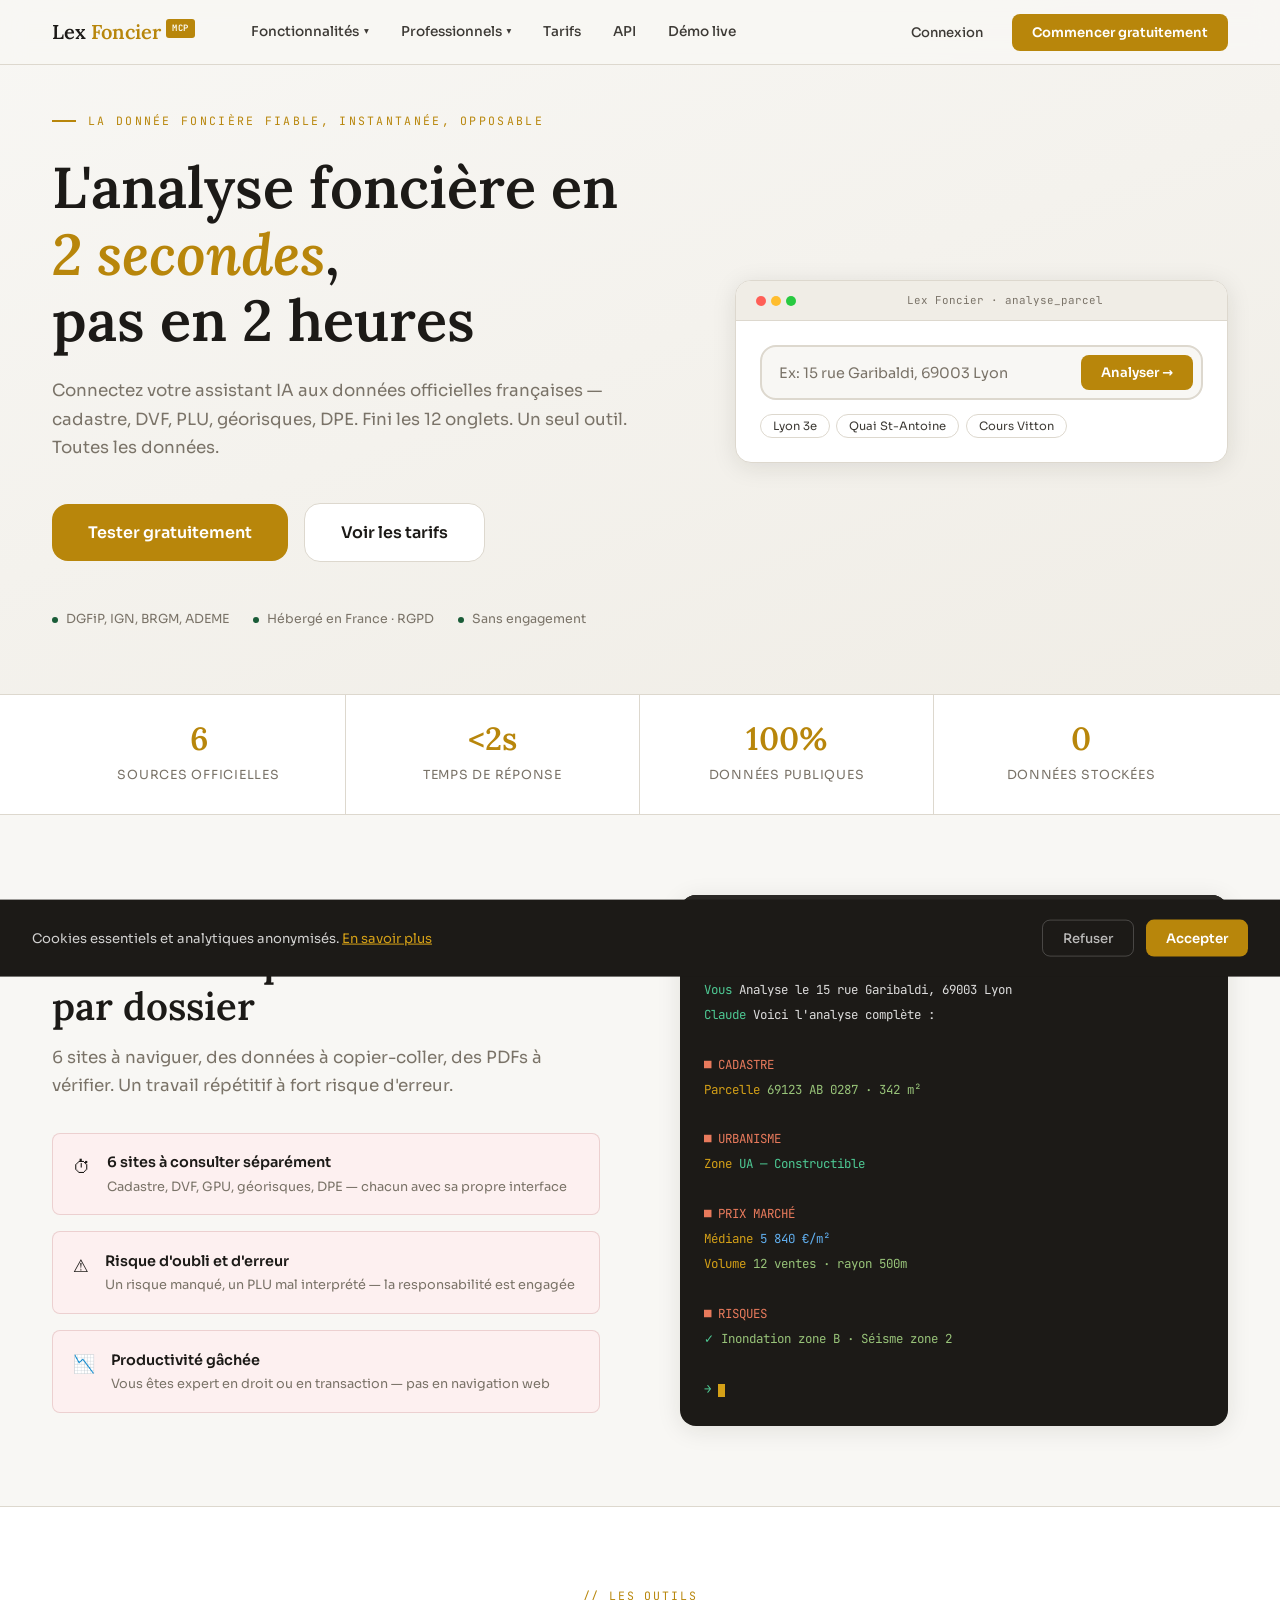
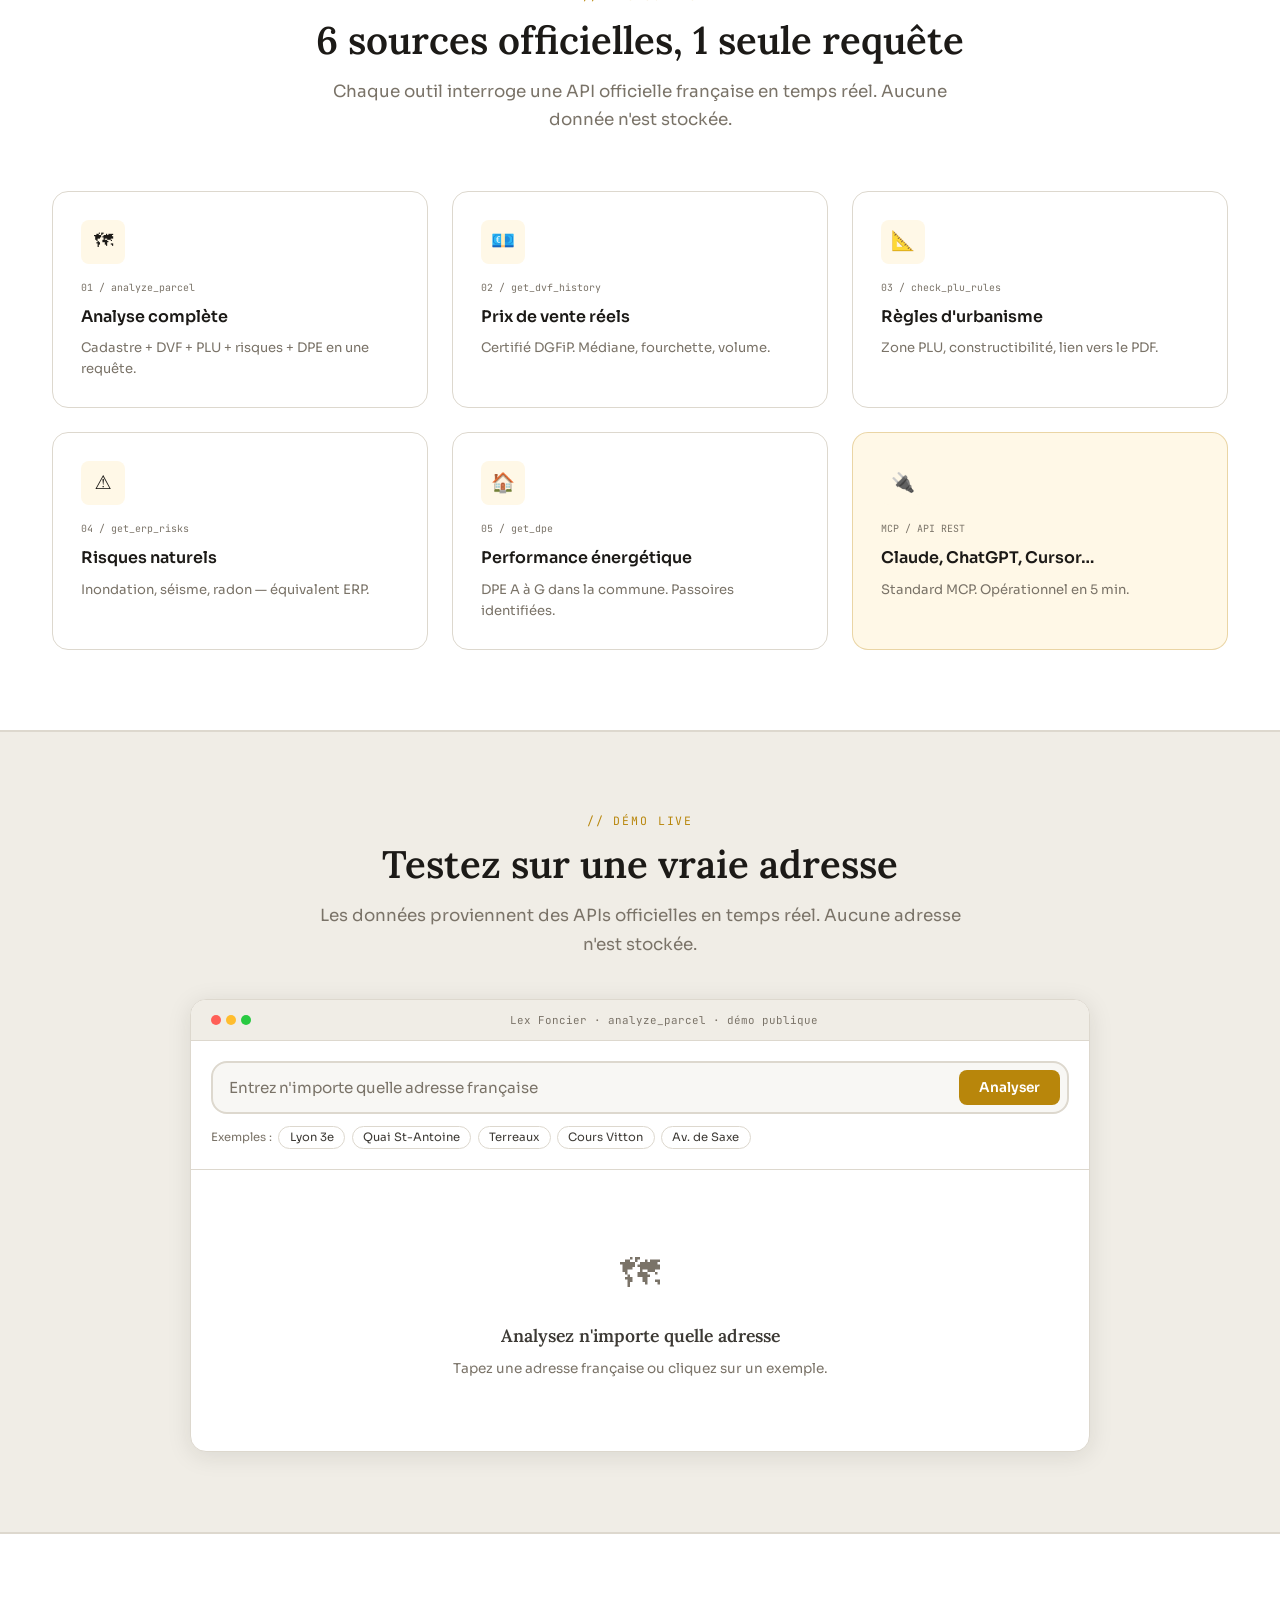
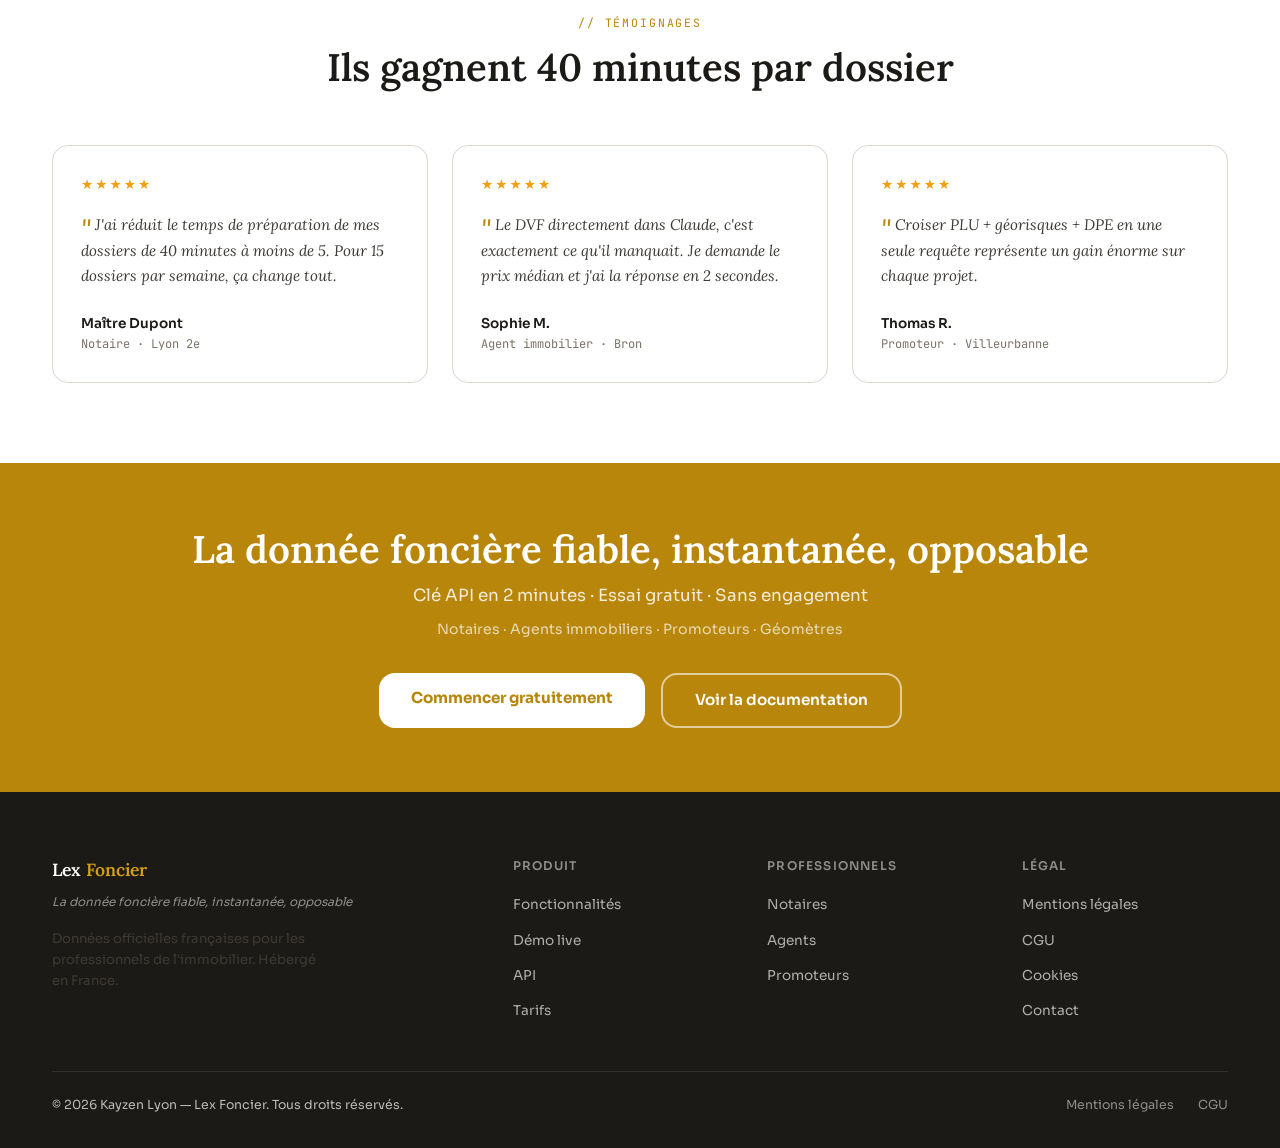
<file: static/index.html>
<!DOCTYPE html>
<html lang="fr">
<head>
<meta charset="UTF-8">
  <!-- SEO Meta Tags — Lex Foncier -->
  <meta name="robots" content="index, follow">
  <meta name="author" content="Lex Foncier — Kayzen Lyon">
  <meta name="keywords" content="analyse foncière, cadastre France, DVF prix immobilier, PLU urbanisme, géorisques, DPE, données foncières, outil notaire, API immobilier France">
  <link rel="canonical" href="https://app-production-71c1.up.railway.app/">
  
  <!-- Open Graph (GEO priority: social citations) -->
  <meta property="og:title" content="Lex Foncier — Analyse foncière instantanée pour professionnels">
  <meta property="og:description" content="Cadastre IGN, prix DVF DGFiP, PLU, géorisques BRGM et DPE ADEME en une seule requête. Économisez 40 minutes par dossier. Essai gratuit.">
  <meta property="og:type" content="website">
  <meta property="og:url" content="https://app-production-71c1.up.railway.app/">
  <meta property="og:locale" content="fr_FR">
  <meta property="og:site_name" content="Lex Foncier">
  
  <!-- Twitter Card -->
  <meta name="twitter:card" content="summary_large_image">
  <meta name="twitter:title" content="Lex Foncier — Analyse foncière instantanée">
  <meta name="twitter:description" content="8 sources officielles françaises (IGN, DGFiP, BRGM, ADEME) agrégées en moins de 2 secondes. Pour notaires, agents et promoteurs.">
  
  <!-- Preconnect pour performance -->
  <link rel="preconnect" href="https://api-adresse.data.gouv.fr">
  <link rel="preconnect" href="https://apicarto.ign.fr">
<meta name="viewport" content="width=device-width, initial-scale=1.0">
<meta name="description" content="Lex Foncier agrège 8 sources officielles françaises (cadastre IGN, DVF DGFiP, PLU, géorisques BRGM, DPE ADEME) en moins de 10s. Économisez 40 min par dossier. Essai gratuit pour notaires, agents et promoteurs.">
<title>Analyse Foncière Instantanée — Cadastre, DVF, PLU, Géorisques | Lex Foncier</title>
<link rel="stylesheet" href="assets/style.css">
<style>
.hero{padding:7rem 0 4rem;background:linear-gradient(160deg,var(--c-bg) 0%,var(--c-bg2) 100%);border-bottom:1px solid var(--c-border)}
.hero-inner{display:grid;grid-template-columns:1.1fr 0.9fr;gap:5rem;align-items:center}
.hero-eyebrow{font-family:var(--mono);font-size:0.72rem;letter-spacing:0.2em;text-transform:uppercase;color:var(--c-gold);display:flex;align-items:center;gap:0.75rem;margin-bottom:1.5rem}
.hero-eyebrow::before{content:'';width:24px;height:2px;background:var(--c-gold)}
.hero-desc{font-size:1.05rem;color:var(--c-muted);line-height:1.7;margin-bottom:2.5rem;max-width:48ch}
.hero-actions{display:flex;gap:1rem;align-items:center;flex-wrap:wrap;margin-bottom:3rem}
.hero-trust{display:flex;align-items:center;gap:1.5rem;flex-wrap:wrap}
.trust-item{display:flex;align-items:center;gap:0.5rem;font-size:0.78rem;color:var(--c-muted)}
.trust-dot{width:6px;height:6px;border-radius:50%;background:var(--c-green)}
.hero-search-card{background:var(--c-surface);border:1px solid var(--c-border);border-radius:var(--radius-lg);box-shadow:var(--shadow-lg);overflow:hidden}
.hero-search-header{background:var(--c-bg2);border-bottom:1px solid var(--c-border);padding:0.7rem 1.25rem;display:flex;align-items:center;gap:0.5rem}
.hero-search-body{padding:1.5rem}
.hero-search-bar{display:flex;gap:0.6rem;background:var(--c-bg);border:2px solid var(--c-border);border-radius:var(--radius-lg);padding:0.5rem 0.5rem 0.5rem 1.1rem;transition:border-color 0.2s;margin-bottom:0.85rem}
.hero-search-bar:focus-within{border-color:var(--c-gold);box-shadow:0 0 0 3px rgba(184,134,11,0.1)}
.hero-search-bar input{flex:1;background:none;border:none;outline:none;font-family:var(--sans);font-size:0.9rem;color:var(--c-ink)}
.hero-search-bar input::placeholder{color:var(--c-muted)}
.hero-search-bar button{background:var(--c-gold);color:white;border:none;border-radius:var(--radius);padding:0.55rem 1.25rem;font-size:0.82rem;font-weight:600;cursor:pointer;font-family:var(--sans);white-space:nowrap;transition:background 0.15s}
.hero-search-bar button:hover{background:var(--c-gold-light)}
.hero-search-bar button:disabled{opacity:0.5;cursor:not-allowed}
.hero-chips{display:flex;gap:0.4rem;flex-wrap:wrap}
.hero-chip{font-size:0.72rem;background:white;border:1px solid var(--c-border);color:var(--c-ink2);padding:0.25rem 0.75rem;border-radius:20px;cursor:pointer;transition:all 0.15s}
.hero-chip:hover{border-color:var(--c-gold);color:var(--c-gold);background:var(--c-gold-pale)}
.hero-spinner{display:none;padding:2rem;text-align:center}
.hero-spinner.on{display:block}
.hero-result{display:none}
.hero-result.on{display:block}
.stats-bar{background:var(--c-surface);border-bottom:1px solid var(--c-border)}
.stats-inner{display:grid;grid-template-columns:repeat(4,1fr)}
.stat-item{padding:1.75rem 2rem;border-right:1px solid var(--c-border);text-align:center}
.stat-item:last-child{border-right:none}
.stat-val{font-family:var(--serif);font-size:2rem;font-weight:600;color:var(--c-gold);display:block;line-height:1;margin-bottom:0.35rem}
.stat-label{font-size:0.78rem;color:var(--c-muted);text-transform:uppercase;letter-spacing:0.06em}
.prob-sol{display:grid;grid-template-columns:1fr 1fr;gap:5rem;align-items:center}
.prob-list{list-style:none;display:flex;flex-direction:column;gap:1rem;margin-top:2rem}
.prob-item{display:flex;align-items:flex-start;gap:1rem;padding:1.1rem 1.25rem;background:var(--c-red-light);border:1px solid rgba(139,32,32,0.15);border-radius:var(--radius)}
.prob-icon{font-size:1.1rem;flex-shrink:0;margin-top:0.1rem}
.prob-title{font-weight:600;font-size:0.9rem;margin-bottom:0.2rem}
.prob-desc{font-size:0.8rem;color:var(--c-muted);line-height:1.5}
.sol-terminal{background:var(--c-ink);border-radius:var(--radius-lg);overflow:hidden;box-shadow:var(--shadow-lg)}
.sol-term-bar{background:#2a2825;padding:0.85rem 1.25rem;display:flex;align-items:center;gap:0.5rem;border-bottom:1px solid rgba(255,255,255,0.07)}
.sol-dot{width:10px;height:10px;border-radius:50%}
.sol-dot-r{background:#FF5F57}.sol-dot-y{background:#FFBD2E}.sol-dot-g{background:#28CA41}
.sol-term-label{font-family:var(--mono);font-size:0.68rem;color:rgba(255,255,255,0.3);margin:0 auto}
.sol-term-body{padding:1.5rem;font-family:var(--mono);font-size:0.78rem;line-height:2;color:rgba(255,255,255,0.85)}
.t-prompt{color:#4EC994}.t-section{color:#E87A5C}.t-key{color:#D4A017}.t-val{color:#98C379}.t-num{color:#61AFEF}.t-ok{color:#4EC994}
.t-cursor{display:inline-block;width:7px;height:13px;background:#D4A017;animation:blink 1s step-end infinite;vertical-align:text-bottom}
@keyframes blink{0%,100%{opacity:1}50%{opacity:0}}
.feat-grid-home{display:grid;grid-template-columns:repeat(3,1fr);gap:1.5rem}
.feat-card-home{background:var(--c-surface);border:1px solid var(--c-border);border-radius:var(--radius-lg);padding:1.75rem;transition:all 0.2s;text-decoration:none;display:block;color:inherit}
.feat-card-home:hover{border-color:var(--c-gold);transform:translateY(-2px)}
.feat-icon-home{width:44px;height:44px;border-radius:var(--radius);background:var(--c-gold-pale);display:flex;align-items:center;justify-content:center;font-size:1.2rem;margin-bottom:1rem}
.how-steps{display:grid;grid-template-columns:repeat(3,1fr);gap:2rem}
.how-step-num{width:64px;height:64px;border-radius:50%;background:var(--c-gold-pale);border:2px solid var(--c-gold);display:flex;align-items:center;justify-content:center;font-family:var(--serif);font-size:1.4rem;font-weight:600;color:var(--c-gold);margin:0 auto 1.25rem}
.test-grid{display:grid;grid-template-columns:repeat(3,1fr);gap:1.5rem}
.test-card{background:var(--c-surface);border:1px solid var(--c-border);border-radius:var(--radius-lg);padding:1.75rem}
.test-stars{color:#F59E0B;font-size:0.85rem;letter-spacing:0.15em;margin-bottom:1rem}
.test-quote{font-family:var(--serif);font-size:0.95rem;font-style:italic;line-height:1.7;color:var(--c-ink2);margin-bottom:1.5rem}
.test-quote::before{content:'"';color:var(--c-gold);font-size:1.8rem;line-height:0;vertical-align:-0.35em;margin-right:0.15em}
.demo-section{background:var(--c-bg2);border-top:1px solid var(--c-border);border-bottom:1px solid var(--c-border)}
@media(max-width:900px){.hero-inner,.prob-sol{grid-template-columns:1fr;gap:3rem}.feat-grid-home{grid-template-columns:1fr 1fr}.how-steps,.test-grid{grid-template-columns:1fr}.stats-inner{grid-template-columns:1fr 1fr}}
@media(max-width:600px){.feat-grid-home{grid-template-columns:1fr}}
</style>

  <!-- Schema JSON-LD — GEO Optimization (priority O05, C09) -->
  <script type="application/ld+json">
  [
    {
      "@context": "https://schema.org",
      "@type": "SoftwareApplication",
      "name": "Lex Foncier",
      "applicationCategory": "BusinessApplication",
      "operatingSystem": "Web, API",
      "description": "Lex Foncier est un outil d'analyse foncière professionnelle qui agrège 8 sources de données officielles françaises (cadastre IGN, DVF DGFiP, PLU GPU, géorisques BRGM, DPE ADEME) en moins de 2 secondes. Il génère des rapports fonciers complets et opposables pour les notaires, agents immobiliers et promoteurs.",
      "url": "https://app-production-71c1.up.railway.app",
      "offers": [
        {"@type": "Offer", "name": "Starter", "price": "49", "priceCurrency": "EUR", "billingDuration": "P1M"},
        {"@type": "Offer", "name": "Pro", "price": "149", "priceCurrency": "EUR", "billingDuration": "P1M"},
        {"@type": "Offer", "name": "Cabinet", "price": "490", "priceCurrency": "EUR", "billingDuration": "P1M"}
      ],
      "featureList": [
        "Cadastre IGN — référence parcellaire officielle",
        "DVF DGFiP — transactions immobilières certifiées depuis 2014",
        "PLU — règles d'urbanisme et constructibilité",
        "Géorisques BRGM — risques naturels et technologiques (ERP)",
        "DPE ADEME — performance énergétique géolocalisée",
        "Bâtiments IGN BDTOPO — usage, étages, logements",
        "Rapport PDF imprimable et opposable",
        "API MCP compatible Claude, ChatGPT, Cursor"
      ],
      "publisher": {
        "@type": "Organization",
        "name": "Kayzen Lyon",
        "url": "https://app-production-71c1.up.railway.app",
        "email": "contact@lexfoncier.fr",
        "address": {
          "@type": "PostalAddress",
          "addressLocality": "Lyon",
          "addressCountry": "FR"
        }
      }
    },
    {
      "@context": "https://schema.org",
      "@type": "FAQPage",
      "mainEntity": [
        {
          "@type": "Question",
          "name": "Qu'est-ce que l'analyse foncière ?",
          "acceptedAnswer": {
            "@type": "Answer",
            "text": "L'analyse foncière est l'étude d'une parcelle de terrain à partir de données officielles : la référence cadastrale (IGN), les prix de vente passés (DVF DGFiP), les règles d'urbanisme du Plan Local d'Urbanisme (PLU), les risques naturels répertoriés (Géorisques BRGM) et la performance énergétique (DPE ADEME). Lex Foncier agrège ces 8 sources en moins de 2 secondes."
          }
        },
        {
          "@type": "Question",
          "name": "Comment obtenir la référence cadastrale d'une adresse ?",
          "acceptedAnswer": {
            "@type": "Answer",
            "text": "La référence cadastrale s'obtient via l'API Carto IGN à partir des coordonnées GPS d'une adresse. Lex Foncier géocode automatiquement l'adresse via la Base Adresse Nationale (BAN), puis interroge le cadastre IGN pour retourner la section, le numéro de parcelle et la surface en quelques secondes."
          }
        },
        {
          "@type": "Question",
          "name": "Qu'est-ce que le DVF et comment consulter les prix de vente ?",
          "acceptedAnswer": {
            "@type": "Answer",
            "text": "Le DVF (Demandes de Valeurs Foncières) est la base de données officielle des transactions immobilières, gérée par la DGFiP (Direction Générale des Finances Publiques). Elle recense toutes les ventes depuis 2014. Les données sont certifiées et non manipulables. Lex Foncier interroge l'API DVF pour retourner le prix médian au m², la fourchette min/max et le volume de transactions dans un rayon paramétrable."
          }
        },
        {
          "@type": "Question",
          "name": "Combien de temps prend une analyse foncière complète avec Lex Foncier ?",
          "acceptedAnswer": {
            "@type": "Answer",
            "text": "Lex Foncier génère une analyse foncière complète (cadastre, DVF, PLU, géorisques, DPE, bâtiments) en moins de 10 secondes, grâce à l'interrogation parallèle de 8 APIs officielles françaises. Sans outil, la même analyse prend entre 30 et 60 minutes en consultant manuellement chaque source."
          }
        },
        {
          "@type": "Question",
          "name": "Les données sont-elles fiables et à jour ?",
          "acceptedAnswer": {
            "@type": "Answer",
            "text": "Oui. Toutes les données proviennent d'APIs officielles françaises interrogées en temps réel : IGN (cadastre, PLU), DGFiP (DVF), BRGM (géorisques), ADEME (DPE), INSEE (communes). Elles sont sous Licences Ouvertes Etalab v2.0. Aucune donnée n'est stockée ou mise en cache par Lex Foncier."
          }
        }
      ]
    },
    {
      "@context": "https://schema.org",
      "@type": "HowTo",
      "name": "Comment faire une analyse foncière avec Lex Foncier",
      "description": "Obtenir une analyse foncière complète (cadastre, DVF, PLU, risques, DPE) en moins de 2 minutes",
      "totalTime": "PT2M",
      "step": [
        {
          "@type": "HowToStep",
          "position": 1,
          "name": "Saisir l'adresse",
          "text": "Entrez n'importe quelle adresse française dans la barre de recherche Lex Foncier. La Base Adresse Nationale (BAN) géocode automatiquement l'adresse avec un score de précision."
        },
        {
          "@type": "HowToStep",
          "position": 2,
          "name": "Interrogation parallèle des 8 sources",
          "text": "Lex Foncier interroge simultanément : le cadastre IGN, les prix DVF DGFiP, le PLU via le Géoportail de l'Urbanisme, les risques Géorisques BRGM, les DPE ADEME et les bâtiments BDTOPO IGN."
        },
        {
          "@type": "HowToStep",
          "position": 3,
          "name": "Consulter le rapport ou l'exporter en PDF",
          "text": "Le rapport foncier complet est généré en moins de 10 secondes. Il est imprimable directement depuis le navigateur (Ctrl+P) ou exportable en PDF. Chaque source officielle est citée avec sa licence."
        }
      ]
    }
  ]
  </script>
</head><body><nav class="site-nav"><div class="container"><div class="nav-inner">
<a href="index.html" class="nav-logo">Lex <span>Foncier</span><span class="badge">MCP</span></a>
<div class="nav-main">
<div class="nav-item"><a href="fonctionnalites.html" class="nav-link">Fonctionnalités <span class="nav-chevron">▾</span></a><div class="mega-menu"><a href="fonctionnalites.html#cadastre" class="mega-item"><div class="mega-icon">🗺</div><div><div class="mega-text-title">Cadastre IGN</div><div class="mega-text-desc">Références parcellaires</div></div></a><a href="fonctionnalites.html#dvf" class="mega-item"><div class="mega-icon">💶</div><div><div class="mega-text-title">Prix DVF</div><div class="mega-text-desc">Transactions réelles DGFiP</div></div></a><a href="fonctionnalites.html#plu" class="mega-item"><div class="mega-icon">📐</div><div><div class="mega-text-title">PLU &amp; Urbanisme</div><div class="mega-text-desc">Règles de constructibilité</div></div></a><a href="fonctionnalites.html#georisques" class="mega-item"><div class="mega-icon">⚠️</div><div><div class="mega-text-title">Géorisques</div><div class="mega-text-desc">Risques naturels</div></div></a><a href="fonctionnalites.html#dpe" class="mega-item"><div class="mega-icon">🏠</div><div><div class="mega-text-title">DPE ADEME</div><div class="mega-text-desc">Performance énergétique</div></div></a><a href="api.html" class="mega-item"><div class="mega-icon">🔌</div><div><div class="mega-text-title">API &amp; Intégration</div><div class="mega-text-desc">Documentation MCP</div></div></a></div></div>
<div class="nav-item"><a href="#" class="nav-link">Professionnels <span class="nav-chevron">▾</span></a><div class="mega-menu"><a href="notaires.html" class="mega-item"><div class="mega-icon">⚖️</div><div><div class="mega-text-title">Notaires</div><div class="mega-text-desc">Actes 10× plus vite</div></div></a><a href="agents.html" class="mega-item"><div class="mega-icon">🏢</div><div><div class="mega-text-title">Agents immobiliers</div><div class="mega-text-desc">Argumentaire vendeur</div></div></a><a href="promoteurs.html" class="mega-item"><div class="mega-icon">🏗️</div><div><div class="mega-text-title">Promoteurs</div><div class="mega-text-desc">Faisabilité foncière</div></div></a></div></div>
<div class="nav-item"><a href="tarifs.html" class="nav-link">Tarifs</a></div>
<div class="nav-item"><a href="api.html" class="nav-link">API</a></div>
<div class="nav-item"><a href="#demo" class="nav-link">Démo live</a></div>
</div>
<div class="nav-actions"><a href="mailto:contact@lexfoncier.fr" class="btn-nav-login">Connexion</a><a href="tarifs.html" class="btn-nav-cta">Commencer gratuitement</a><button class="nav-mobile-btn">☰</button></div>
</div></div></nav>
<div id="cookie-banner"><div class="cookie-text">Cookies essentiels et analytiques anonymisés. <a href="mentions-legales.html#cookies">En savoir plus</a></div><div class="cookie-actions"><button id="cookie-refuse" class="btn-cookie-refuse">Refuser</button><button id="cookie-accept" class="btn-cookie-accept">Accepter</button></div></div>
<section class="hero"><div class="container"><div class="hero-inner">
<div>
<div class="hero-eyebrow">La donnée foncière fiable, instantanée, opposable</div>
<h1 style="margin-bottom:1.5rem">L'analyse foncière en <em style="color:var(--c-gold);font-style:italic">2 secondes</em>,<br>pas en 2 heures</h1>
<p class="hero-desc">Connectez votre assistant IA aux données officielles françaises — cadastre, DVF, PLU, géorisques, DPE. Fini les 12 onglets. Un seul outil. Toutes les données.</p>
<div class="hero-actions"><a href="#demo" class="btn btn-primary btn-lg">Tester gratuitement</a><a href="tarifs.html" class="btn btn-secondary btn-lg">Voir les tarifs</a></div>
<div class="hero-trust">
<div class="trust-item"><div class="trust-dot"></div>DGFiP, IGN, BRGM, ADEME</div>
<div class="trust-item"><div class="trust-dot"></div>Hébergé en France · RGPD</div>
<div class="trust-item"><div class="trust-dot"></div>Sans engagement</div>
</div></div>
<div><div class="hero-search-card">
<div class="hero-search-header"><div class="demo-dots"><div class="demo-dot demo-dot-r"></div><div class="demo-dot demo-dot-y"></div><div class="demo-dot demo-dot-g"></div></div><span style="font-family:var(--mono);font-size:0.68rem;color:var(--c-muted);margin:0 auto">Lex Foncier · analyse_parcel</span></div>
<div class="hero-search-body">
<div class="hero-search-bar"><input id="hero-input" type="text" placeholder="Ex: 15 rue Garibaldi, 69003 Lyon" onkeydown="if(event.key==='Enter')heroSearch()"><button id="hero-btn" onclick="heroSearch()">Analyser →</button></div>
<div class="hero-chips">
<button class="hero-chip" onclick="heroSet('15 rue Garibaldi, 69003 Lyon')">Lyon 3e</button>
<button class="hero-chip" onclick="heroSet('24 quai Saint-Antoine, 69002 Lyon')">Quai St-Antoine</button>
<button class="hero-chip" onclick="heroSet('45 cours Vitton, 69006 Lyon')">Cours Vitton</button>
</div>
<div id="hero-spin" style="display:none;padding:1.5rem;text-align:center"><div class="spinner-ring"></div></div>
<div id="hero-result"></div>
</div></div></div>
</div></div></section><div class="stats-bar"><div class="container"><div class="stats-inner"><div class="stat-item"><span class="stat-val">6</span><span class="stat-label">Sources officielles</span></div><div class="stat-item"><span class="stat-val">&lt;2s</span><span class="stat-label">Temps de réponse</span></div><div class="stat-item"><span class="stat-val">100%</span><span class="stat-label">Données publiques</span></div><div class="stat-item"><span class="stat-val">0</span><span class="stat-label">Données stockées</span></div></div></div></div>
<section class="section"><div class="container"><div class="prob-sol">
<div class="animate-on-scroll">
<span class="section-eyebrow">// Le problème</span>
<h2 class="section-title">45 minutes perdues<br>par dossier</h2>
<p class="section-desc">6 sites à naviguer, des données à copier-coller, des PDFs à vérifier. Un travail répétitif à fort risque d'erreur.</p>
<ul class="prob-list">
<li class="prob-item"><div class="prob-icon">⏱</div><div><div class="prob-title">6 sites à consulter séparément</div><div class="prob-desc">Cadastre, DVF, GPU, géorisques, DPE — chacun avec sa propre interface</div></div></li>
<li class="prob-item"><div class="prob-icon">⚠️</div><div><div class="prob-title">Risque d'oubli et d'erreur</div><div class="prob-desc">Un risque manqué, un PLU mal interprété — la responsabilité est engagée</div></div></li>
<li class="prob-item"><div class="prob-icon">📉</div><div><div class="prob-title">Productivité gâchée</div><div class="prob-desc">Vous êtes expert en droit ou en transaction — pas en navigation web</div></div></li>
</ul></div>
<div class="animate-on-scroll"><div class="sol-terminal">
<div class="sol-term-bar"><div class="sol-term-dots"><div class="sol-dot sol-dot-r"></div><div class="sol-dot sol-dot-y"></div><div class="sol-dot sol-dot-g"></div></div><span class="sol-term-label">Lex Foncier · Claude Desktop</span></div>
<div class="sol-term-body">
<div><span class="t-prompt">Vous</span>  Analyse le 15 rue Garibaldi, 69003 Lyon</div>
<div><span class="t-prompt">Claude</span> Voici l'analyse complète :</div><br>
<div><span class="t-section">■ CADASTRE</span></div>
<div><span class="t-key">Parcelle  </span><span class="t-val">69123 AB 0287 · 342 m²</span></div><br>
<div><span class="t-section">■ URBANISME</span></div>
<div><span class="t-key">Zone      </span><span class="t-ok">UA — Constructible</span></div><br>
<div><span class="t-section">■ PRIX MARCHÉ</span></div>
<div><span class="t-key">Médiane   </span><span class="t-num">5 840 €/m²</span></div>
<div><span class="t-key">Volume    </span><span class="t-val">12 ventes · rayon 500m</span></div><br>
<div><span class="t-section">■ RISQUES</span></div>
<div><span class="t-ok">✓</span><span class="t-val"> Inondation zone B · Séisme zone 2</span></div><br>
<div><span class="t-prompt">→</span> <span class="t-cursor"></span></div>
</div></div></div></div></div></section>
<section class="section" style="background:var(--c-surface);border-top:1px solid var(--c-border);border-bottom:1px solid var(--c-border)"><div class="container">
<div style="text-align:center;margin-bottom:3.5rem" class="animate-on-scroll"><span class="section-eyebrow">// Les outils</span><h2 class="section-title">6 sources officielles, 1 seule requête</h2><p class="section-desc" style="margin:0 auto">Chaque outil interroge une API officielle française en temps réel. Aucune donnée n'est stockée.</p></div>
<div class="feat-grid-home">
<a href="fonctionnalites.html#cadastre" class="feat-card-home animate-on-scroll"><div class="feat-icon-home">🗺</div><span style="font-family:var(--mono);font-size:0.62rem;color:var(--c-muted);display:block;margin-bottom:0.5rem">01 / analyze_parcel</span><div style="font-weight:600;margin-bottom:0.5rem">Analyse complète</div><p style="font-size:0.82rem;color:var(--c-muted)">Cadastre + DVF + PLU + risques + DPE en une requête.</p></a>
<a href="fonctionnalites.html#dvf" class="feat-card-home animate-on-scroll"><div class="feat-icon-home">💶</div><span style="font-family:var(--mono);font-size:0.62rem;color:var(--c-muted);display:block;margin-bottom:0.5rem">02 / get_dvf_history</span><div style="font-weight:600;margin-bottom:0.5rem">Prix de vente réels</div><p style="font-size:0.82rem;color:var(--c-muted)">Certifié DGFiP. Médiane, fourchette, volume.</p></a>
<a href="fonctionnalites.html#plu" class="feat-card-home animate-on-scroll"><div class="feat-icon-home">📐</div><span style="font-family:var(--mono);font-size:0.62rem;color:var(--c-muted);display:block;margin-bottom:0.5rem">03 / check_plu_rules</span><div style="font-weight:600;margin-bottom:0.5rem">Règles d'urbanisme</div><p style="font-size:0.82rem;color:var(--c-muted)">Zone PLU, constructibilité, lien vers le PDF.</p></a>
<a href="fonctionnalites.html#georisques" class="feat-card-home animate-on-scroll"><div class="feat-icon-home">⚠️</div><span style="font-family:var(--mono);font-size:0.62rem;color:var(--c-muted);display:block;margin-bottom:0.5rem">04 / get_erp_risks</span><div style="font-weight:600;margin-bottom:0.5rem">Risques naturels</div><p style="font-size:0.82rem;color:var(--c-muted)">Inondation, séisme, radon — équivalent ERP.</p></a>
<a href="fonctionnalites.html#dpe" class="feat-card-home animate-on-scroll"><div class="feat-icon-home">🏠</div><span style="font-family:var(--mono);font-size:0.62rem;color:var(--c-muted);display:block;margin-bottom:0.5rem">05 / get_dpe</span><div style="font-weight:600;margin-bottom:0.5rem">Performance énergétique</div><p style="font-size:0.82rem;color:var(--c-muted)">DPE A à G dans la commune. Passoires identifiées.</p></a>
<a href="api.html" class="feat-card-home animate-on-scroll" style="background:var(--c-gold-pale);border-color:rgba(184,134,11,0.3)"><div class="feat-icon-home">🔌</div><span style="font-family:var(--mono);font-size:0.62rem;color:var(--c-muted);display:block;margin-bottom:0.5rem">MCP / API REST</span><div style="font-weight:600;margin-bottom:0.5rem">Claude, ChatGPT, Cursor…</div><p style="font-size:0.82rem;color:var(--c-muted)">Standard MCP. Opérationnel en 5 min.</p></a>
</div></div></section><section class="section demo-section" id="demo"><div class="container"><div style="max-width:900px;margin:0 auto">
<div style="text-align:center;margin-bottom:2.5rem" class="animate-on-scroll"><span class="section-eyebrow">// Démo live</span><h2 class="section-title">Testez sur une vraie adresse</h2><p class="section-desc" style="margin:0 auto">Les données proviennent des APIs officielles en temps réel. Aucune adresse n'est stockée.</p></div>
<div class="demo-widget" id="demo-container">
<div class="demo-toolbar"><div class="demo-dots"><div class="demo-dot demo-dot-r"></div><div class="demo-dot demo-dot-y"></div><div class="demo-dot demo-dot-g"></div></div><span class="demo-toolbar-label">Lex Foncier · analyze_parcel · démo publique</span></div>
<div class="demo-search-area">
<div class="demo-search-bar"><input class="demo-search-input" type="text" placeholder="Entrez n'importe quelle adresse française"><button class="demo-search-btn">Analyser</button></div>
<div class="demo-examples"><span class="demo-examples-label">Exemples :</span>
<button class="demo-example-chip" data-addr="15 rue Garibaldi, 69003 Lyon">Lyon 3e</button>
<button class="demo-example-chip" data-addr="24 quai Saint-Antoine, 69002 Lyon">Quai St-Antoine</button>
<button class="demo-example-chip" data-addr="8 place des Terreaux, 69001 Lyon">Terreaux</button>
<button class="demo-example-chip" data-addr="45 cours Vitton, 69006 Lyon">Cours Vitton</button>
<button class="demo-example-chip" data-addr="12 avenue de Saxe, 69006 Lyon">Av. de Saxe</button>
</div></div>
<div class="demo-results-area">
<div class="demo-error"></div>
<div class="demo-spinner"><div class="demo-spinner-inner"><div class="spinner-ring"></div><div class="spinner-label">Interrogation des APIs officielles…</div></div></div>
<div class="demo-empty"><div class="demo-empty-icon">🗺</div><div class="demo-empty-title">Analysez n'importe quelle adresse</div><div class="demo-empty-desc">Tapez une adresse française ou cliquez sur un exemple.</div></div>
<div class="demo-results" style="display:none">
<div class="result-header"><span class="result-addr"></span><span class="result-meta"></span></div>
<div class="result-grid">
<div class="result-card"><div class="result-card-header"><div class="result-card-icon">🗺</div><div class="result-card-title">Cadastre</div><div class="result-card-source">IGN</div></div><div class="res-cadastre"></div></div>
<div class="result-card"><div class="result-card-header"><div class="result-card-icon">📐</div><div class="result-card-title">PLU</div><div class="result-card-source">GPU</div></div><div class="res-plu"></div></div>
<div class="result-card result-card-full"><div class="result-card-header"><div class="result-card-icon">💶</div><div class="result-card-title">DVF · Prix réels</div><div class="result-card-source">DGFiP</div></div><div class="res-dvf"></div></div>
<div class="result-card"><div class="result-card-header"><div class="result-card-icon">⚠️</div><div class="result-card-title">Géorisques</div><div class="result-card-source">BRGM</div></div><div class="res-risks"></div></div>
<div class="result-card"><div class="result-card-header"><div class="result-card-icon">🏠</div><div class="result-card-title">DPE · Énergie</div><div class="result-card-source">ADEME</div></div><div class="res-dpe"></div></div>
</div><div style="text-align:center;margin-top:2rem;padding-top:1.5rem;border-top:1px solid var(--c-border)"><p style="font-size:0.82rem;color:var(--c-muted);margin-bottom:1rem">Voulez-vous intégrer ces données dans votre workflow ?</p><a href="tarifs.html" class="btn btn-primary">Obtenir ma clé API</a></div>
</div></div></div></div></section>
<section class="section" style="background:var(--c-surface);border-top:1px solid var(--c-border)"><div class="container">
<div style="text-align:center;margin-bottom:3.5rem" class="animate-on-scroll"><span class="section-eyebrow">// Témoignages</span><h2 class="section-title">Ils gagnent 40 minutes par dossier</h2></div>
<div class="test-grid">
<div class="test-card animate-on-scroll"><div class="test-stars">★★★★★</div><p class="test-quote">J'ai réduit le temps de préparation de mes dossiers de 40 minutes à moins de 5. Pour 15 dossiers par semaine, ça change tout.</p><div style="font-size:0.85rem;font-weight:600">Maître Dupont</div><div style="font-size:0.75rem;color:var(--c-muted);font-family:var(--mono)">Notaire · Lyon 2e</div></div>
<div class="test-card animate-on-scroll"><div class="test-stars">★★★★★</div><p class="test-quote">Le DVF directement dans Claude, c'est exactement ce qu'il manquait. Je demande le prix médian et j'ai la réponse en 2 secondes.</p><div style="font-size:0.85rem;font-weight:600">Sophie M.</div><div style="font-size:0.75rem;color:var(--c-muted);font-family:var(--mono)">Agent immobilier · Bron</div></div>
<div class="test-card animate-on-scroll"><div class="test-stars">★★★★★</div><p class="test-quote">Croiser PLU + géorisques + DPE en une seule requête représente un gain énorme sur chaque projet.</p><div style="font-size:0.85rem;font-weight:600">Thomas R.</div><div style="font-size:0.75rem;color:var(--c-muted);font-family:var(--mono)">Promoteur · Villeurbanne</div></div>
</div></div></section><section style="background:var(--c-gold);padding:4rem 0;text-align:center"><div class="container">
<h2 style="font-family:'Lora',serif;font-size:clamp(1.6rem,3vw,2.5rem);margin-bottom:0.75rem;color:white">La donnée foncière fiable, instantanée, opposable</h2>
<p style="color:rgba(255,255,255,0.85);margin-bottom:0.5rem;font-size:1.05rem">Clé API en 2 minutes · Essai gratuit · Sans engagement</p>
<p style="color:rgba(255,255,255,0.7);margin-bottom:2rem;font-size:0.88rem">Notaires · Agents immobiliers · Promoteurs · Géomètres</p>
<div style="display:flex;justify-content:center;gap:1rem;flex-wrap:wrap">
<a href="tarifs.html" style="background:white;color:var(--c-gold);font-weight:700;padding:0.85rem 2rem;border-radius:var(--radius-lg);font-size:0.95rem;text-decoration:none">Commencer gratuitement</a>
<a href="api.html" style="background:transparent;color:white;font-weight:600;padding:0.85rem 2rem;border-radius:var(--radius-lg);font-size:0.95rem;text-decoration:none;border:2px solid rgba(255,255,255,0.6)">Voir la documentation</a>
</div></div></section>
<footer class="site-footer"><div class="container"><div class="footer-grid">
<div class="footer-brand"><div style="font-family:'Lora',serif;font-size:1.1rem;font-weight:600;color:white;margin-bottom:0.5rem">Lex <span style="color:#D4A017">Foncier</span></div><div style="font-size:0.75rem;color:rgba(255,255,255,0.5);font-style:italic;margin-bottom:1rem">La donnée foncière fiable, instantanée, opposable</div><p>Données officielles françaises pour les professionnels de l'immobilier. Hébergé en France.</p></div>
<div class="footer-col"><h4>Produit</h4><ul class="footer-links"><li><a href="fonctionnalites.html">Fonctionnalités</a></li><li><a href="index.html#demo">Démo live</a></li><li><a href="api.html">API</a></li><li><a href="tarifs.html">Tarifs</a></li></ul></div>
<div class="footer-col"><h4>Professionnels</h4><ul class="footer-links"><li><a href="notaires.html">Notaires</a></li><li><a href="agents.html">Agents</a></li><li><a href="promoteurs.html">Promoteurs</a></li></ul></div>
<div class="footer-col"><h4>Légal</h4><ul class="footer-links"><li><a href="mentions-legales.html">Mentions légales</a></li><li><a href="cgu.html">CGU</a></li><li><a href="mentions-legales.html#cookies">Cookies</a></li><li><a href="mailto:contact@lexfoncier.fr">Contact</a></li></ul></div>
</div><div class="footer-bottom"><div>© 2026 Kayzen Lyon — Lex Foncier. Tous droits réservés.</div><div class="footer-legal"><a href="mentions-legales.html">Mentions légales</a><a href="cgu.html">CGU</a></div></div></div></footer>
<script src="assets/app.js"></script>
<script>
const API='https://app-production-71c1.up.railway.app';
function heroSet(a){document.getElementById('hero-input').value=a;heroSearch();}
async function heroSearch(){
  const inp=document.getElementById('hero-input'),btn=document.getElementById('hero-btn'),spin=document.getElementById('hero-spin'),res=document.getElementById('hero-result');
  const addr=inp.value.trim();if(addr.length<5)return;
  btn.disabled=true;spin.style.display='block';res.innerHTML='';
  try{
    const r=await fetch(API+'/api/demo',{method:'POST',headers:{'Content-Type':'application/json'},body:JSON.stringify({address:addr})});
    const d=await r.json();
    if(!d.success){res.innerHTML='<div style="color:var(--c-muted);font-size:0.82rem;padding:0.5rem 0">'+(d.error||'Adresse introuvable')+'</div>';return;}
    const st=d.dvf?.stats||{},cs=d.plu?.constructibilite||{},nb=d.risks?.nb_risques||0;
    res.innerHTML='<div style="margin-top:1rem;border-top:1px solid var(--c-border);padding-top:1rem"><div style="font-size:0.8rem;font-weight:600;color:var(--c-ink);margin-bottom:0.6rem">'+d.address+'</div><div style="display:grid;grid-template-columns:1fr 1fr 1fr;gap:0.5rem"><div style="background:var(--c-bg);border:1px solid var(--c-border);border-radius:6px;padding:0.5rem;text-align:center"><div style="font-size:0.75rem;color:var(--c-gold);font-weight:700">'+(st.prix_m2_median?st.prix_m2_median.toLocaleString("fr-FR")+" €/m²":"--")+'</div><div style="font-size:0.6rem;color:var(--c-muted);text-transform:uppercase">DVF médiane</div></div><div style="background:var(--c-bg);border:1px solid var(--c-border);border-radius:6px;padding:0.5rem;text-align:center"><div style="font-size:0.75rem;font-weight:700;color:'+(cs.statut==='Constructible'?'var(--c-green)':'var(--c-red)')+'">'+( cs.statut||"--")+'</div><div style="font-size:0.6rem;color:var(--c-muted);text-transform:uppercase">PLU</div></div><div style="background:var(--c-bg);border:1px solid var(--c-border);border-radius:6px;padding:0.5rem;text-align:center"><div style="font-size:0.75rem;font-weight:700;color:'+(nb>0?'var(--c-gold)':'var(--c-green)')+'">'+(nb>0?nb+' risque'+(nb>1?'s':''):'✓ OK')+'</div><div style="font-size:0.6rem;color:var(--c-muted);text-transform:uppercase">Géorisques</div></div></div><a href="#demo" style="display:block;text-align:center;margin-top:0.75rem;font-size:0.78rem;color:var(--c-gold);font-weight:600">Voir l\'analyse complète →</a></div>';
  }catch(e){res.innerHTML='<div style="color:var(--c-muted);font-size:0.8rem;padding:0.5rem 0">Connexion impossible.</div>';}
  finally{btn.disabled=false;spin.style.display='none';}
}
</script>
</body></html>
</file>
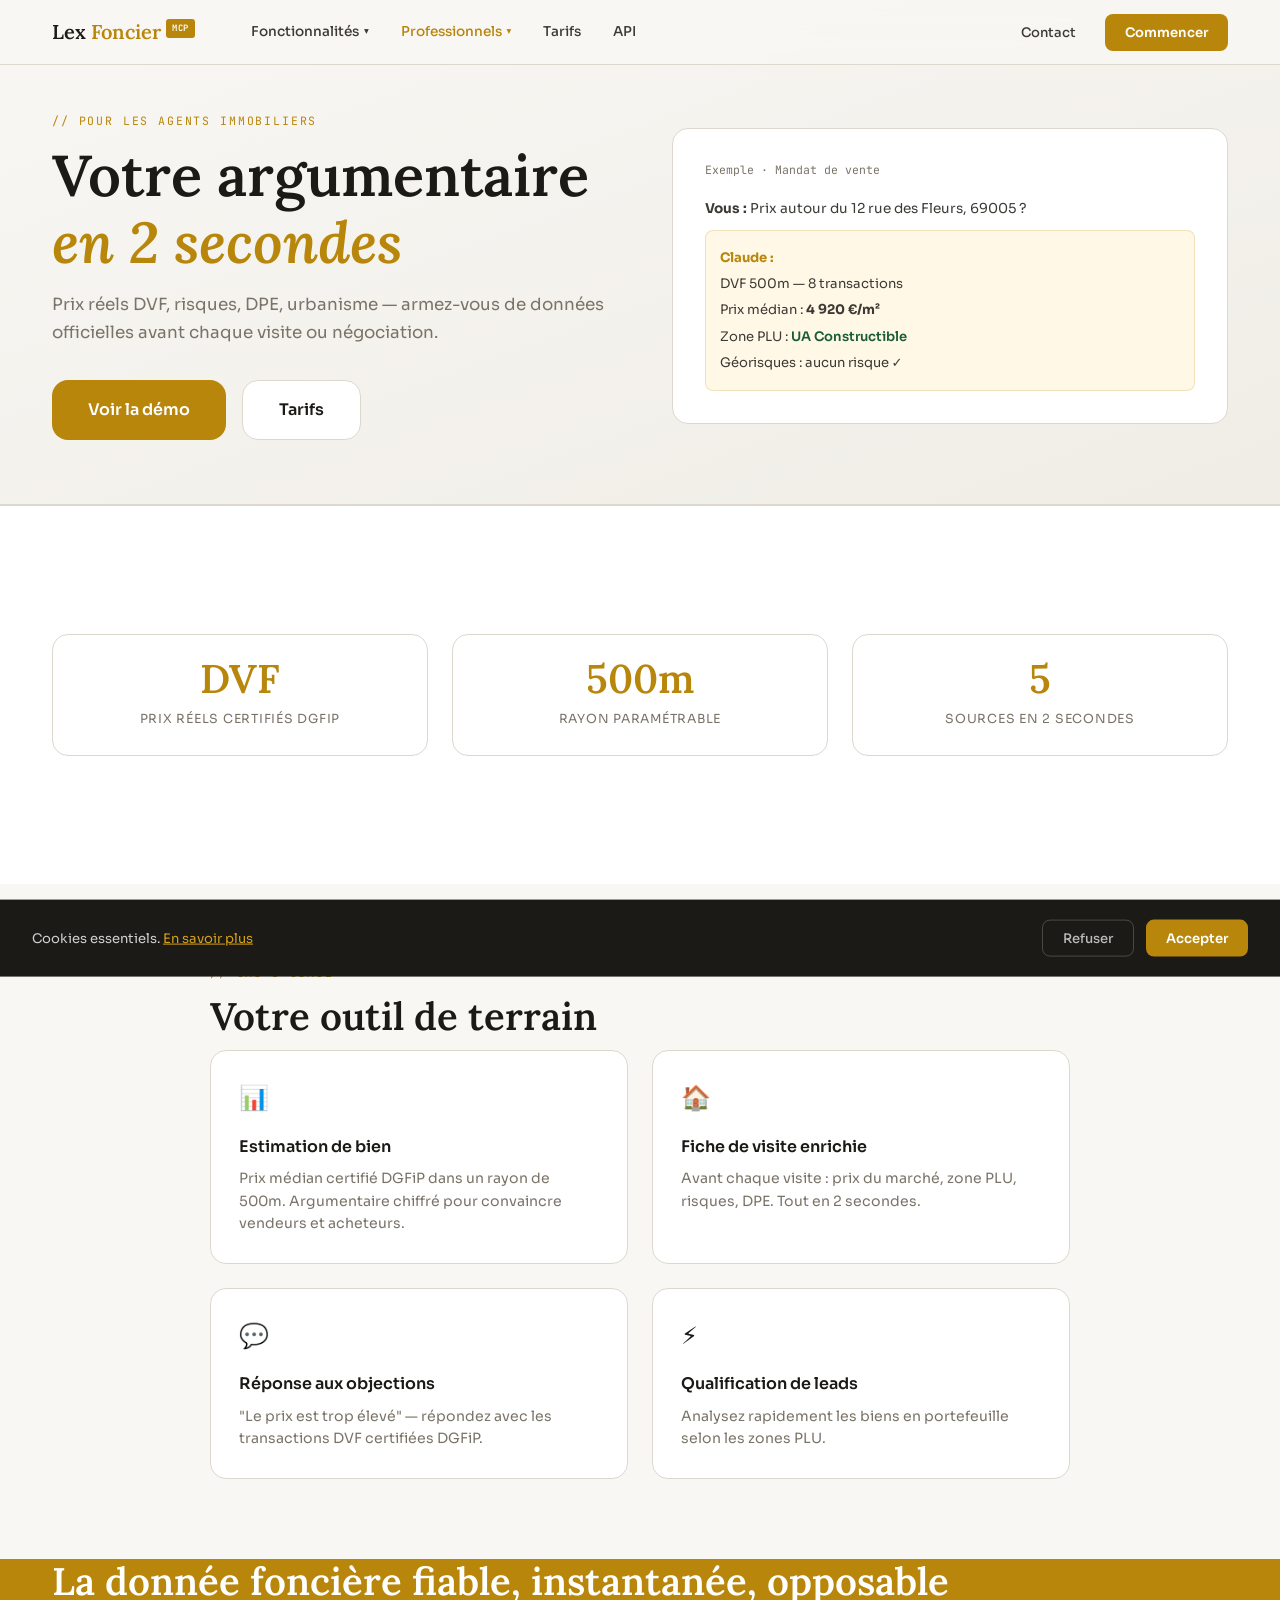
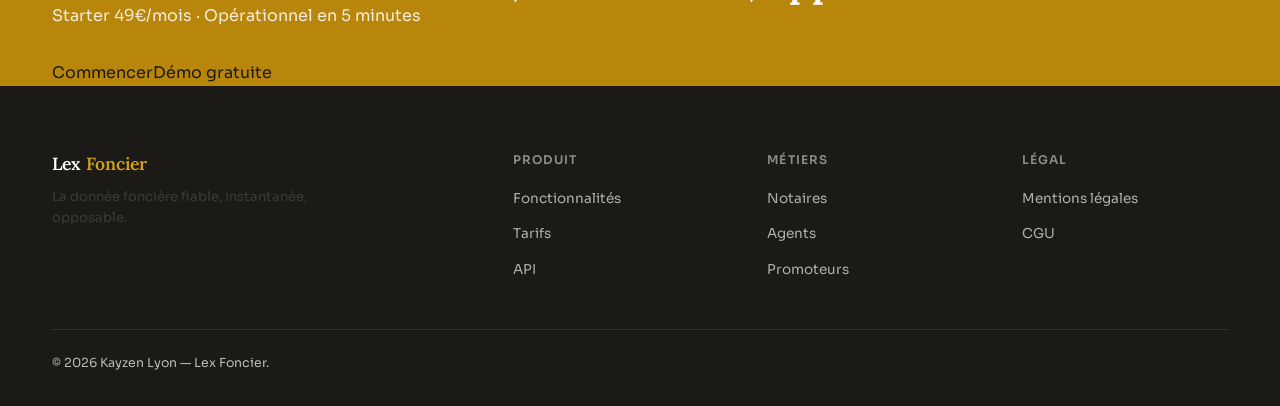
<file: static/agents.html>
<!DOCTYPE html>
<html lang="fr"><head>
<meta charset="UTF-8">
  <meta name="description" content="Prix DVF DGFiP, zone PLU et risques Géorisques en 2 secondes. Lex Foncier donne aux agents immobiliers un argumentaire vendeur basé sur des données certifiées officielles.">
  <meta name="robots" content="index, follow">
  <link rel="canonical" href="https://app-production-71c1.up.railway.app/agents.html">
  <meta property="og:title" content="Lex Foncier Agents — Prix DVF + PLU + Risques en 2 secondes">
  <meta property="og:description" content="Prix DVF DGFiP, PLU et géorisques en 2 secondes. Argumentaire vendeur basé sur données officielles certifiées.">
  <meta property="og:type" content="website">
  <meta property="og:url" content="https://app-production-71c1.up.railway.app/agents.html">
  <meta property="og:locale" content="fr_FR">
  <meta property="og:site_name" content="Lex Foncier">
  <meta name="twitter:card" content="summary_large_image">
  <meta name="twitter:title" content="Lex Foncier Agents Immobiliers — DVF + PLU instantanés">
  <script type="application/ld+json">
  [{"@context":"https://schema.org","@type":"Service","name":"Lex Foncier pour Agents Immobiliers","description":"Outil d'analyse foncière pour agents et agences immobilières. Prix DVF certifiés DGFiP, zone PLU GPU, risques BRGM et DPE ADEME en 2 secondes. Génère un argumentaire vendeur basé sur les données officielles françaises.","provider":{"@type":"Organization","name":"Lex Foncier","url":"https://app-production-71c1.up.railway.app"},"serviceType":"Analyse foncière — Estimation immobilière","areaServed":{"@type":"Country","name":"France"},"audience":{"@type":"Audience","audienceType":"Agents immobiliers, mandataires, agences"}},{"@context":"https://schema.org","@type":"BreadcrumbList","itemListElement":[{"@type":"ListItem","position":1,"name":"Lex Foncier","item":"https://app-production-71c1.up.railway.app/"},{"@type":"ListItem","position":2,"name":"Agents immobiliers","item":"https://app-production-71c1.up.railway.app/agents.html"}]}]
  </script><meta name="viewport" content="width=device-width, initial-scale=1.0">
<title>Lex Foncier pour Agents Immobiliers — Prix DVF, PLU, Géorisques Instantanés</title>
<link rel="stylesheet" href="assets/style.css">
<style>.page-hero{padding:7rem 0 4rem;background:linear-gradient(160deg,var(--c-bg) 0%,var(--c-bg2) 100%);border-bottom:1px solid var(--c-border)}.hero-grid{display:grid;grid-template-columns:1fr 1fr;gap:4rem;align-items:center}.metric-grid{display:grid;grid-template-columns:repeat(3,1fr);gap:1.5rem;margin:3rem 0}.metric-card{background:var(--c-surface);border:1px solid var(--c-border);border-radius:var(--radius-lg);padding:1.5rem;text-align:center}.metric-val{font-family:var(--serif);font-size:2.5rem;font-weight:600;color:var(--c-gold);display:block;line-height:1;margin-bottom:0.4rem}.metric-label{font-size:0.78rem;color:var(--c-muted);text-transform:uppercase;letter-spacing:0.06em}.use-cases{display:grid;grid-template-columns:repeat(2,1fr);gap:1.5rem}.use-case{background:var(--c-surface);border:1px solid var(--c-border);border-radius:var(--radius-lg);padding:1.75rem}.use-case-icon{font-size:1.5rem;margin-bottom:1rem}.use-case-title{font-weight:600;margin-bottom:0.5rem}.use-case-desc{font-size:0.88rem;color:var(--c-muted);line-height:1.6}@media(max-width:800px){.hero-grid,.use-cases{grid-template-columns:1fr}.metric-grid{grid-template-columns:1fr 1fr}}</style>
</head><body>
<nav class="site-nav"><div class="container"><div class="nav-inner">
<a href="index.html" class="nav-logo">Lex <span>Foncier</span><span class="badge">MCP</span></a>
<div class="nav-main">
<div class="nav-item"><a href="fonctionnalites.html" class="nav-link">Fonctionnalités <span class="nav-chevron">▾</span></a><div class="mega-menu"><a href="fonctionnalites.html#dvf" class="mega-item"><div class="mega-icon">💶</div><div><div class="mega-text-title">Prix DVF</div><div class="mega-text-desc">DGFiP</div></div></a><a href="fonctionnalites.html#plu" class="mega-item"><div class="mega-icon">📐</div><div><div class="mega-text-title">PLU</div><div class="mega-text-desc">DGALN</div></div></a><a href="fonctionnalites.html#georisques" class="mega-item"><div class="mega-icon">⚠️</div><div><div class="mega-text-title">Géorisques</div><div class="mega-text-desc">BRGM</div></div></a></div></div>
<div class="nav-item"><a href="#" class="nav-link active">Professionnels <span class="nav-chevron">▾</span></a><div class="mega-menu"><a href="notaires.html" class="mega-item"><div class="mega-icon">⚖️</div><div><div class="mega-text-title">Notaires</div></div></a><a href="agents.html" class="mega-item"><div class="mega-icon">🏢</div><div><div class="mega-text-title">Agents immobiliers</div></div></a><a href="promoteurs.html" class="mega-item"><div class="mega-icon">🏗️</div><div><div class="mega-text-title">Promoteurs</div></div></a></div></div>
<div class="nav-item"><a href="tarifs.html" class="nav-link">Tarifs</a></div><div class="nav-item"><a href="api.html" class="nav-link">API</a></div>
</div>
<div class="nav-actions"><a href="mailto:contact@lexfoncier.fr" class="btn-nav-login">Contact</a><a href="tarifs.html" class="btn-nav-cta">Commencer</a><button class="nav-mobile-btn">☰</button></div>
</div></div></nav>
<div id="cookie-banner"><div class="cookie-text">Cookies essentiels. <a href="mentions-legales.html#cookies">En savoir plus</a></div><div class="cookie-actions"><button id="cookie-refuse" class="btn-cookie-refuse">Refuser</button><button id="cookie-accept" class="btn-cookie-accept">Accepter</button></div></div>
<section class="page-hero section"><div class="container"><div class="hero-grid"><div>
<span class="section-eyebrow">// Pour les agents immobiliers</span>
<h1 style="margin-bottom:1rem">Votre argumentaire<br><em style="color:var(--c-gold)">en 2 secondes</em></h1>
<p style="font-size:1.05rem;color:var(--c-muted);max-width:50ch;line-height:1.7;margin-bottom:2rem">Prix réels DVF, risques, DPE, urbanisme — armez-vous de données officielles avant chaque visite ou négociation.</p>
<div style="display:flex;gap:1rem;flex-wrap:wrap"><a href="index.html#demo" class="btn btn-primary btn-lg">Voir la démo</a><a href="tarifs.html" class="btn btn-secondary btn-lg">Tarifs</a></div>
</div>
<div style="background:var(--c-surface);border:1px solid var(--c-border);border-radius:var(--radius-lg);padding:2rem">
<div style="font-family:var(--mono);font-size:0.72rem;color:var(--c-muted);margin-bottom:1rem">Exemple · Mandat de vente</div>
<div style="font-size:0.85rem;color:var(--c-ink2);line-height:2">
<div style="margin-bottom:0.5rem"><b>Vous :</b> Prix autour du 12 rue des Fleurs, 69005 ?</div>
<div style="background:var(--c-gold-pale);border:1px solid rgba(184,134,11,0.2);border-radius:var(--radius);padding:0.85rem;font-size:0.82rem"><b style="color:var(--c-gold)">Claude :</b><br>DVF 500m — 8 transactions<br>Prix médian : <b>4 920 €/m²</b><br>Zone PLU : <span style="color:var(--c-green);font-weight:600">UA Constructible</span><br>Géorisques : aucun risque ✓</div>
</div></div>
</div></div></section>
<section class="section" style="background:var(--c-surface);border-top:1px solid var(--c-border)"><div class="container"><div class="metric-grid">
<div class="metric-card"><span class="metric-val">DVF</span><span class="metric-label">Prix réels certifiés DGFiP</span></div>
<div class="metric-card"><span class="metric-val">500m</span><span class="metric-label">Rayon paramétrable</span></div>
<div class="metric-card"><span class="metric-val">5</span><span class="metric-label">Sources en 2 secondes</span></div>
</div></div></section><section class="section"><div class="container"><div style="max-width:860px;margin:0 auto">
<span class="section-eyebrow">// Cas d'usage</span><h2 class="section-title" style="margin-bottom:0.75rem">Votre outil de terrain</h2>
<div class="use-cases">
<div class="use-case"><div class="use-case-icon">📊</div><div class="use-case-title">Estimation de bien</div><p class="use-case-desc">Prix médian certifié DGFiP dans un rayon de 500m. Argumentaire chiffré pour convaincre vendeurs et acheteurs.</p></div>
<div class="use-case"><div class="use-case-icon">🏠</div><div class="use-case-title">Fiche de visite enrichie</div><p class="use-case-desc">Avant chaque visite : prix du marché, zone PLU, risques, DPE. Tout en 2 secondes.</p></div>
<div class="use-case"><div class="use-case-icon">💬</div><div class="use-case-title">Réponse aux objections</div><p class="use-case-desc">"Le prix est trop élevé" — répondez avec les transactions DVF certifiées DGFiP.</p></div>
<div class="use-case"><div class="use-case-icon">⚡</div><div class="use-case-title">Qualification de leads</div><p class="use-case-desc">Analysez rapidement les biens en portefeuille selon les zones PLU.</p></div>
</div></div></div></section>
<section class="cta-banner" style="background:var(--c-gold)"><div class="container">
<h2 style="font-family:'Lora',serif;color:white">La donnée foncière fiable, instantanée, opposable</h2>
<p style="color:rgba(255,255,255,0.85);margin-bottom:2rem">Starter 49€/mois · Opérationnel en 5 minutes</p>
<div class="cta-actions"><a href="tarifs.html" class="btn-cta-white">Commencer</a><a href="index.html#demo" class="btn-cta-outline">Démo gratuite</a></div>
</div></section>
<footer class="site-footer"><div class="container"><div class="footer-grid">
<div class="footer-brand"><div style="font-family:'Lora',serif;font-size:1.1rem;font-weight:600;color:white;margin-bottom:0.5rem">Lex <span style="color:#D4A017">Foncier</span></div><p>La donnée foncière fiable, instantanée, opposable.</p></div>
<div class="footer-col"><h4>Produit</h4><ul class="footer-links"><li><a href="fonctionnalites.html">Fonctionnalités</a></li><li><a href="tarifs.html">Tarifs</a></li><li><a href="api.html">API</a></li></ul></div>
<div class="footer-col"><h4>Métiers</h4><ul class="footer-links"><li><a href="notaires.html">Notaires</a></li><li><a href="agents.html">Agents</a></li><li><a href="promoteurs.html">Promoteurs</a></li></ul></div>
<div class="footer-col"><h4>Légal</h4><ul class="footer-links"><li><a href="mentions-legales.html">Mentions légales</a></li><li><a href="cgu.html">CGU</a></li></ul></div>
</div><div class="footer-bottom"><div>© 2026 Kayzen Lyon — Lex Foncier.</div></div></div></footer>
<script src="assets/app.js"></script></body></html>
</file>
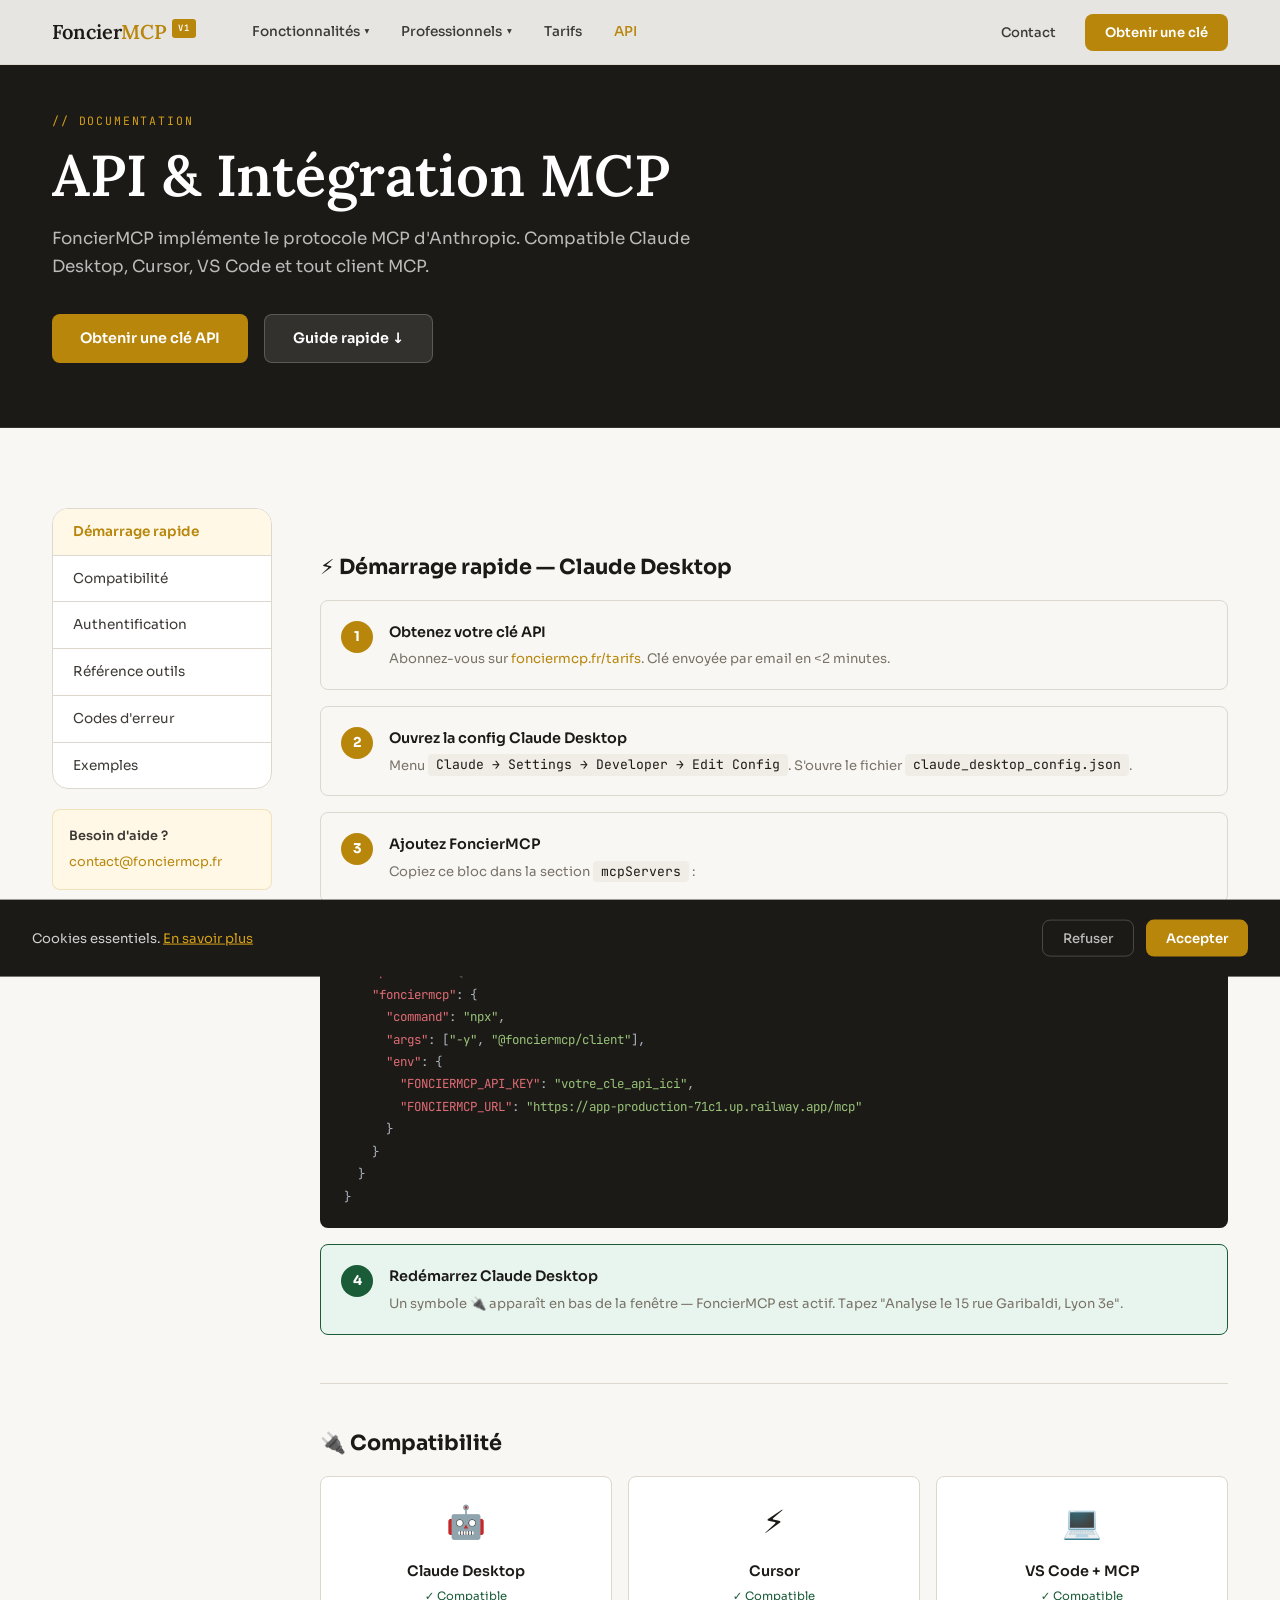
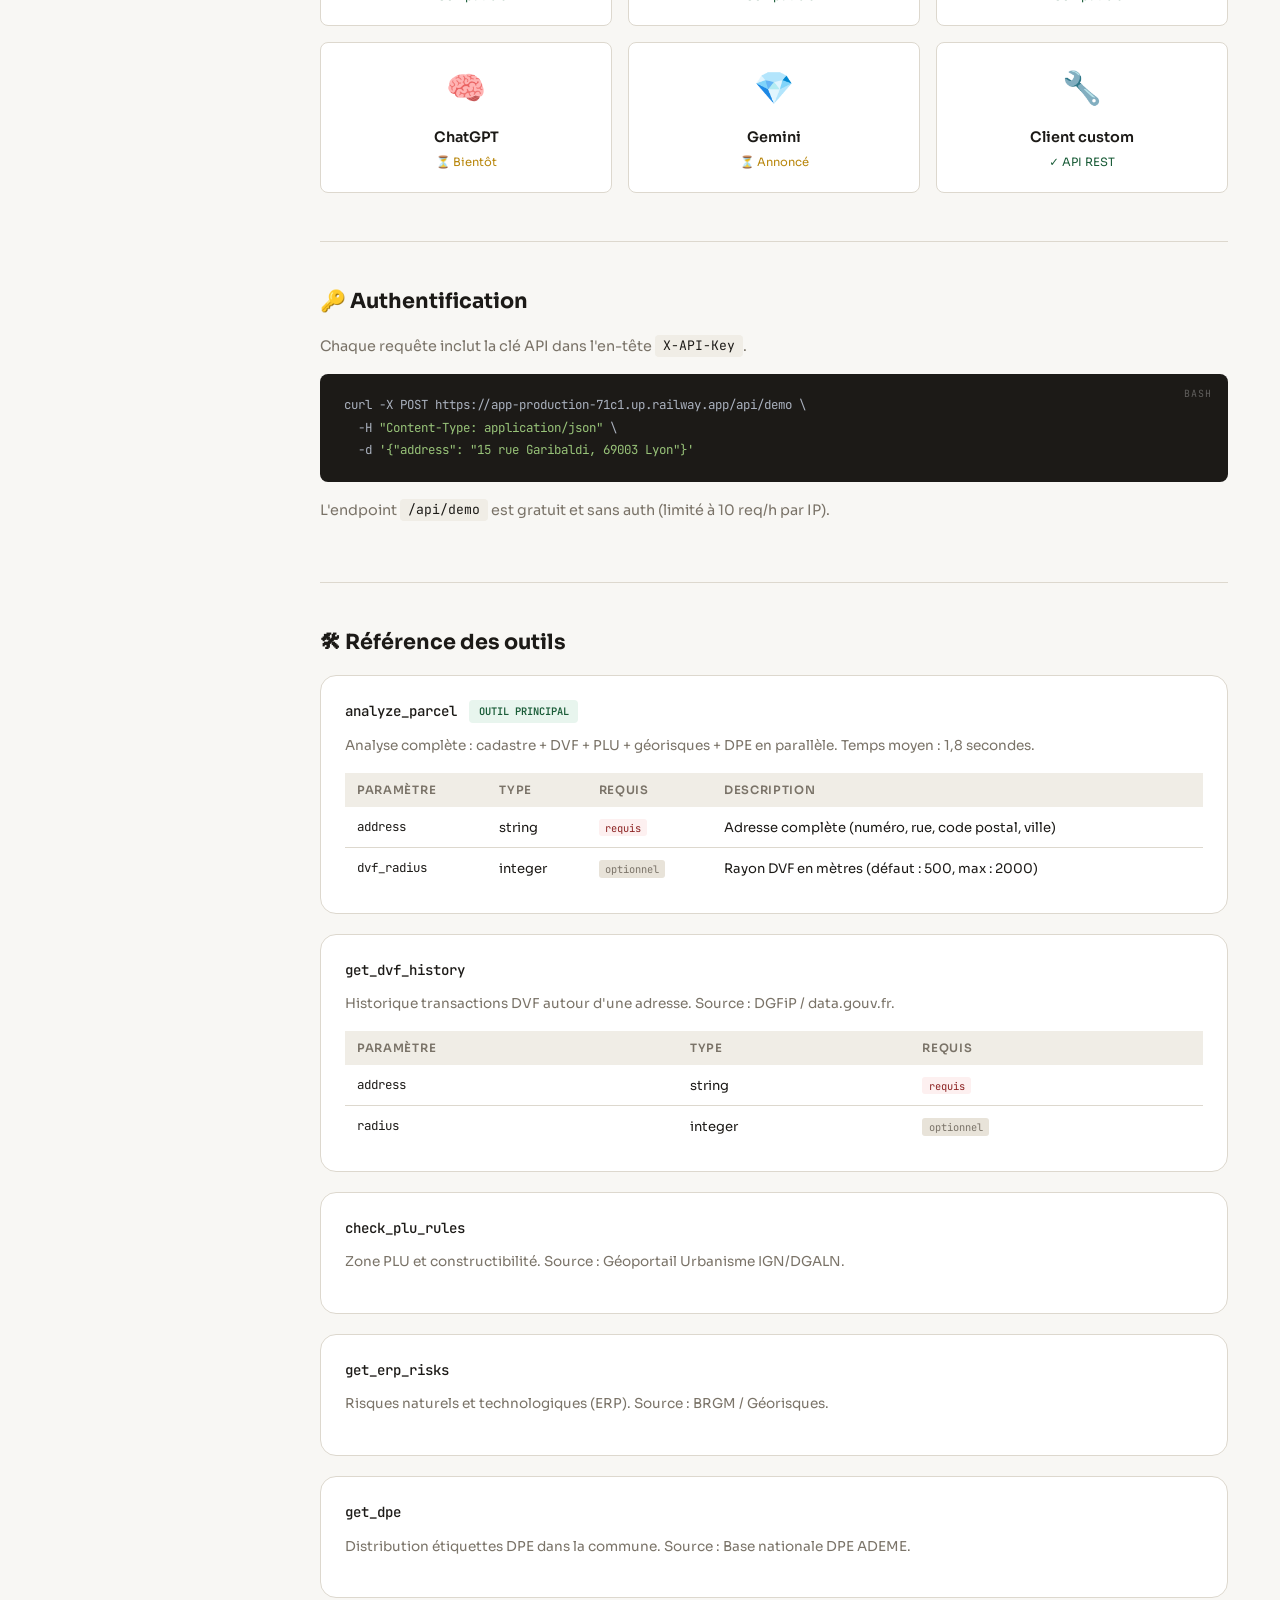
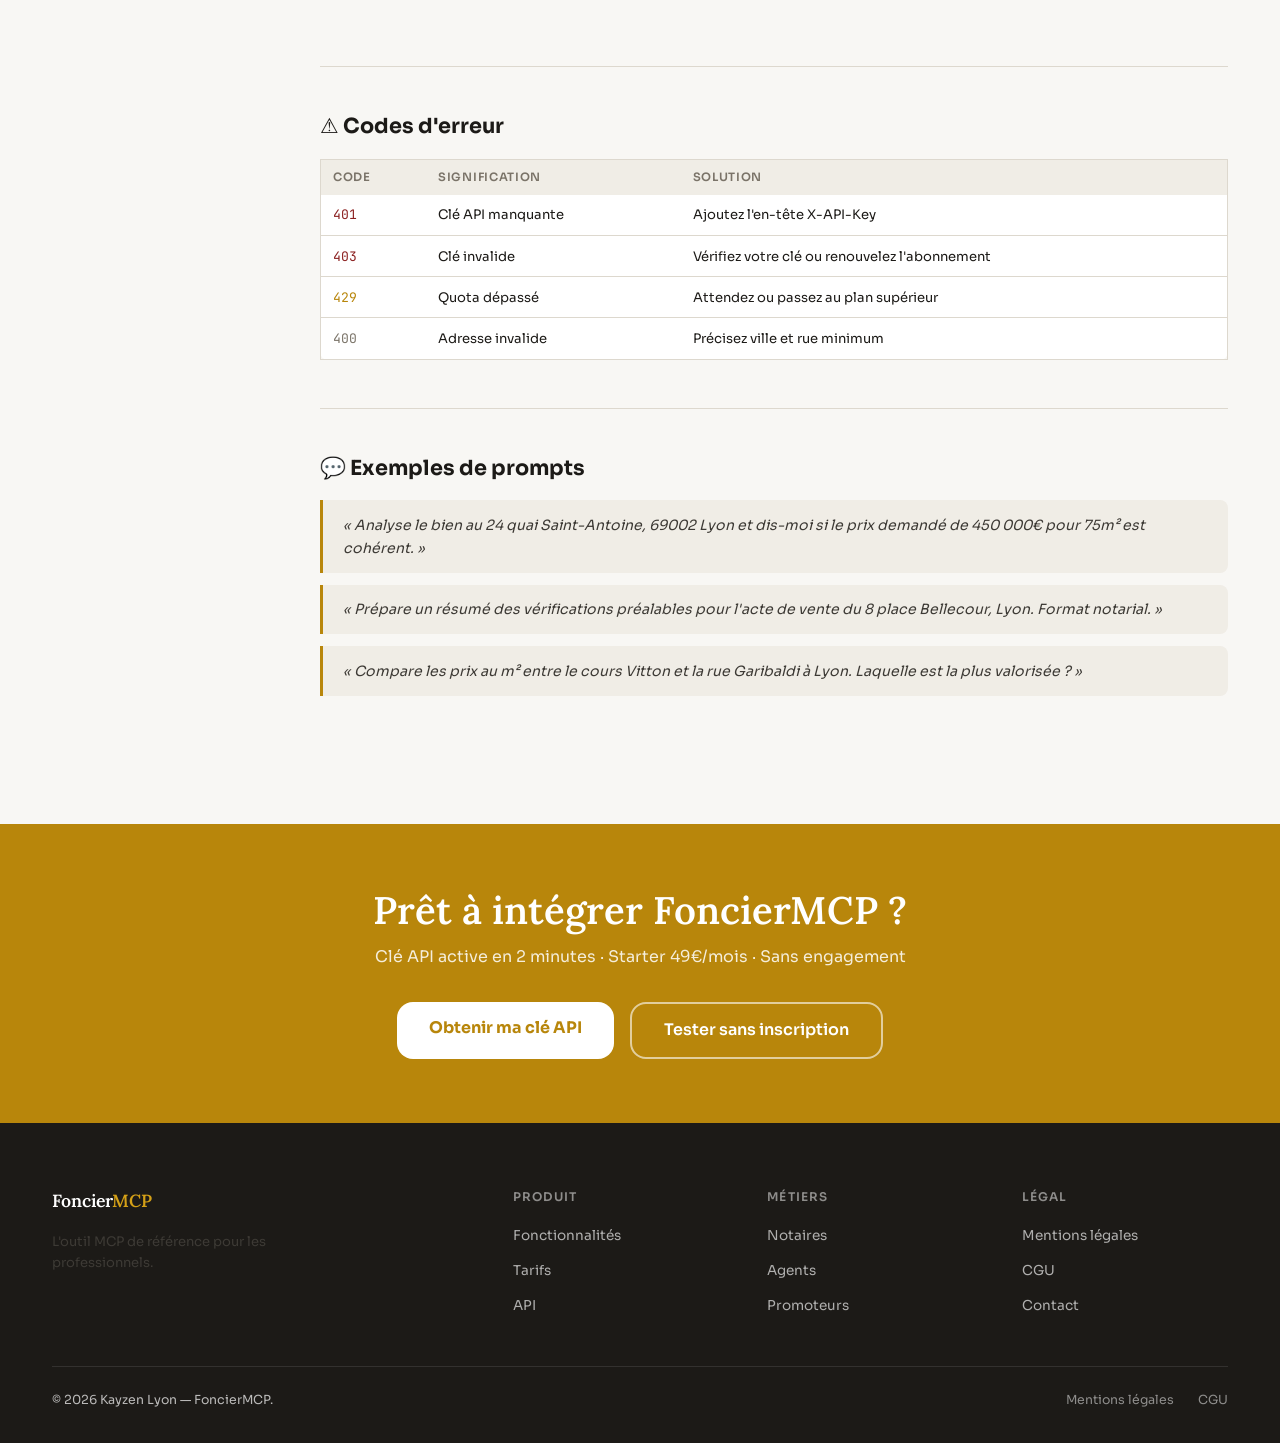
<file: static/api.html>
<!DOCTYPE html>
<html lang="fr"><head>
<meta charset="UTF-8"><meta name="viewport" content="width=device-width, initial-scale=1.0">
<title>API &amp; Documentation — FoncierMCP</title>
<link rel="stylesheet" href="assets/style.css">
<style>.page-hero{padding:7rem 0 4rem;background:var(--c-ink);color:white;border-bottom:1px solid rgba(255,255,255,0.1)}.page-hero h1{color:white;margin-bottom:1rem}.page-hero p{color:rgba(255,255,255,0.7)}.page-hero .section-eyebrow{color:#D4A017}.api-grid{display:grid;grid-template-columns:220px 1fr;gap:3rem;align-items:start}.api-sidebar{position:sticky;top:84px}.api-nav{list-style:none;display:flex;flex-direction:column;gap:0;background:var(--c-surface);border:1px solid var(--c-border);border-radius:var(--radius-lg);overflow:hidden}.api-nav-item a{display:block;padding:0.75rem 1.25rem;font-size:0.85rem;color:var(--c-ink2);border-bottom:1px solid var(--c-border);transition:all 0.15s}.api-nav-item:last-child a{border-bottom:none}.api-nav-item a:hover,.api-nav-item a.active{background:var(--c-gold-pale);color:var(--c-gold);font-weight:600}.api-section{padding:3rem 0;border-bottom:1px solid var(--c-border);scroll-margin-top:90px}.api-section:last-child{border-bottom:none}.api-section h2{font-family:var(--sans);font-size:1.3rem;font-weight:700;margin-bottom:1.25rem}.api-section h3{font-family:var(--sans);font-size:1rem;font-weight:600;margin:1.5rem 0 0.75rem;color:var(--c-ink2)}.api-section p{font-size:0.9rem;color:var(--c-muted);line-height:1.7;margin-bottom:0.75rem}.code-block{background:var(--c-ink);border-radius:var(--radius);padding:1.25rem 1.5rem;margin:1rem 0;overflow-x:auto;position:relative}.code-block pre{font-family:var(--mono);font-size:0.78rem;line-height:1.8;color:#abb2bf;margin:0}.cb-lang{position:absolute;top:0.75rem;right:1rem;font-family:var(--mono);font-size:0.62rem;color:rgba(255,255,255,0.3);text-transform:uppercase;letter-spacing:0.1em}.code-inline{font-family:var(--mono);font-size:0.82rem;background:var(--c-bg2);padding:0.15rem 0.5rem;border-radius:4px;color:var(--c-ink)}.kw{color:#c678dd}.str{color:#98c379}.num{color:#d19a66}.fn{color:#61afef}.key{color:#e06c75}.ok{color:#56b6c2}.tool-card{background:var(--c-surface);border:1px solid var(--c-border);border-radius:var(--radius-lg);padding:1.5rem;margin-bottom:1.25rem}.tool-header{display:flex;align-items:center;gap:0.75rem;margin-bottom:0.75rem}.tool-name{font-family:var(--mono);font-size:0.88rem;font-weight:500}.tool-method{font-family:var(--mono);font-size:0.65rem;background:var(--c-green-light);color:var(--c-green);padding:0.2rem 0.6rem;border-radius:4px;font-weight:600}.tool-desc{font-size:0.85rem;color:var(--c-muted);margin-bottom:1rem;line-height:1.6}.param-table{width:100%;border-collapse:collapse;font-size:0.82rem}.param-table th{text-align:left;padding:0.5rem 0.75rem;background:var(--c-bg2);font-size:0.72rem;text-transform:uppercase;letter-spacing:0.06em;color:var(--c-muted);font-weight:600}.param-table td{padding:0.6rem 0.75rem;border-bottom:1px solid var(--c-border);vertical-align:top}.param-table tr:last-child td{border-bottom:none}.param-name{font-family:var(--mono);font-size:0.78rem;color:var(--c-ink)}.param-req{font-family:var(--mono);font-size:0.65rem;background:var(--c-red-light);color:var(--c-red);padding:0.1rem 0.4rem;border-radius:3px}.param-opt{font-family:var(--mono);font-size:0.65rem;background:var(--c-bg3);color:var(--c-muted);padding:0.1rem 0.4rem;border-radius:3px}.step-install{display:flex;flex-direction:column;gap:1rem}.install-step{display:grid;grid-template-columns:32px 1fr;gap:1rem;align-items:start;padding:1.25rem;background:var(--c-bg);border:1px solid var(--c-border);border-radius:var(--radius)}.install-num{width:32px;height:32px;border-radius:50%;background:var(--c-gold);color:white;display:flex;align-items:center;justify-content:center;font-weight:700;font-size:0.85rem;flex-shrink:0}.install-title{font-weight:600;font-size:0.9rem;margin-bottom:0.35rem}.install-desc{font-size:0.82rem;color:var(--c-muted);line-height:1.5}.compat-grid{display:grid;grid-template-columns:repeat(3,1fr);gap:1rem}.compat-card{background:var(--c-surface);border:1px solid var(--c-border);border-radius:var(--radius);padding:1.25rem;text-align:center}.compat-icon{font-size:2rem;margin-bottom:0.75rem}.compat-name{font-weight:600;font-size:0.9rem;margin-bottom:0.25rem}@media(max-width:800px){.api-grid{grid-template-columns:1fr}.api-sidebar{display:none}.compat-grid{grid-template-columns:1fr 1fr}}</style>
</head><body>
<nav class="site-nav"><div class="container"><div class="nav-inner">
<a href="index.html" class="nav-logo">Foncier<span>MCP</span><span class="badge">v1</span></a>
<div class="nav-main">
<div class="nav-item"><a href="fonctionnalites.html" class="nav-link">Fonctionnalités <span class="nav-chevron">▾</span></a><div class="mega-menu"><a href="fonctionnalites.html#dvf" class="mega-item"><div class="mega-icon">💶</div><div><div class="mega-text-title">Prix DVF</div></div></a><a href="fonctionnalites.html#plu" class="mega-item"><div class="mega-icon">📐</div><div><div class="mega-text-title">PLU</div></div></a><a href="fonctionnalites.html#georisques" class="mega-item"><div class="mega-icon">⚠️</div><div><div class="mega-text-title">Géorisques</div></div></a></div></div>
<div class="nav-item"><a href="#" class="nav-link">Professionnels <span class="nav-chevron">▾</span></a><div class="mega-menu"><a href="notaires.html" class="mega-item"><div class="mega-icon">⚖️</div><div><div class="mega-text-title">Notaires</div></div></a><a href="agents.html" class="mega-item"><div class="mega-icon">🏢</div><div><div class="mega-text-title">Agents</div></div></a></div></div>
<div class="nav-item"><a href="tarifs.html" class="nav-link">Tarifs</a></div>
<div class="nav-item"><a href="api.html" class="nav-link active">API</a></div>
</div>
<div class="nav-actions"><a href="mailto:contact@fonciermcp.fr" class="btn-nav-login">Contact</a><a href="tarifs.html" class="btn-nav-cta">Obtenir une clé</a><button class="nav-mobile-btn">☰</button></div>
</div></div></nav>
<div id="cookie-banner"><div class="cookie-text">Cookies essentiels. <a href="mentions-legales.html#cookies">En savoir plus</a></div><div class="cookie-actions"><button id="cookie-refuse" class="btn-cookie-refuse">Refuser</button><button id="cookie-accept" class="btn-cookie-accept">Accepter</button></div></div>
<section class="page-hero"><div class="container">
<span class="section-eyebrow">// Documentation</span>
<h1>API &amp; Intégration MCP</h1>
<p style="font-size:1.05rem;max-width:55ch;line-height:1.7">FoncierMCP implémente le protocole MCP d'Anthropic. Compatible Claude Desktop, Cursor, VS Code et tout client MCP.</p>
<div style="display:flex;gap:1rem;flex-wrap:wrap;margin-top:2rem">
<a href="tarifs.html" class="btn btn-primary">Obtenir une clé API</a>
<a href="#quickstart" style="background:rgba(255,255,255,0.1);color:white;border:1px solid rgba(255,255,255,0.2);padding:0.75rem 1.75rem;border-radius:var(--radius);font-weight:600;font-size:0.9rem;text-decoration:none">Guide rapide ↓</a>
</div>
</div></section><section class="section"><div class="container"><div class="api-grid">
<div class="api-sidebar"><ul class="api-nav"><li class="api-nav-item"><a href="#quickstart" class="active">Démarrage rapide</a></li><li class="api-nav-item"><a href="#compatibilite">Compatibilité</a></li><li class="api-nav-item"><a href="#auth">Authentification</a></li><li class="api-nav-item"><a href="#outils">Référence outils</a></li><li class="api-nav-item"><a href="#erreurs">Codes d'erreur</a></li><li class="api-nav-item"><a href="#exemples">Exemples</a></li></ul>
<div style="margin-top:1.25rem;padding:1rem;background:var(--c-gold-pale);border:1px solid rgba(184,134,11,0.2);border-radius:var(--radius);font-size:0.8rem;color:var(--c-ink2)"><div style="font-weight:600;margin-bottom:0.35rem">Besoin d'aide ?</div><a href="mailto:contact@fonciermcp.fr" style="color:var(--c-gold)">contact@fonciermcp.fr</a></div></div>
<div>
<div class="api-section" id="quickstart"><h2>⚡ Démarrage rapide — Claude Desktop</h2>
<div class="step-install">
<div class="install-step"><div class="install-num">1</div><div><div class="install-title">Obtenez votre clé API</div><div class="install-desc">Abonnez-vous sur <a href="tarifs.html" style="color:var(--c-gold)">fonciermcp.fr/tarifs</a>. Clé envoyée par email en &lt;2 minutes.</div></div></div>
<div class="install-step"><div class="install-num">2</div><div><div class="install-title">Ouvrez la config Claude Desktop</div><div class="install-desc">Menu <code class="code-inline">Claude → Settings → Developer → Edit Config</code>. S'ouvre le fichier <code class="code-inline">claude_desktop_config.json</code>.</div></div></div>
<div class="install-step"><div class="install-num">3</div><div><div class="install-title">Ajoutez FoncierMCP</div><div class="install-desc">Copiez ce bloc dans la section <code class="code-inline">mcpServers</code> :</div></div></div>
</div>
<div class="code-block"><span class="cb-lang">json</span><pre>{
  <span class="key">"mcpServers"</span>: {
    <span class="key">"fonciermcp"</span>: {
      <span class="key">"command"</span>: <span class="str">"npx"</span>,
      <span class="key">"args"</span>: [<span class="str">"-y"</span>, <span class="str">"@fonciermcp/client"</span>],
      <span class="key">"env"</span>: {
        <span class="key">"FONCIERMCP_API_KEY"</span>: <span class="str">"votre_cle_api_ici"</span>,
        <span class="key">"FONCIERMCP_URL"</span>: <span class="str">"https://app-production-71c1.up.railway.app/mcp"</span>
      }
    }
  }
}</pre></div>
<div class="install-step" style="border-color:var(--c-green);background:var(--c-green-light)"><div class="install-num" style="background:var(--c-green)">4</div><div><div class="install-title">Redémarrez Claude Desktop</div><div class="install-desc">Un symbole 🔌 apparaît en bas de la fenêtre — FoncierMCP est actif. Tapez "Analyse le 15 rue Garibaldi, Lyon 3e".</div></div></div>
</div>
<div class="api-section" id="compatibilite"><h2>🔌 Compatibilité</h2>
<div class="compat-grid">
<div class="compat-card"><div class="compat-icon">🤖</div><div class="compat-name">Claude Desktop</div><div style="font-size:0.72rem;color:var(--c-green)">✓ Compatible</div></div>
<div class="compat-card"><div class="compat-icon">⚡</div><div class="compat-name">Cursor</div><div style="font-size:0.72rem;color:var(--c-green)">✓ Compatible</div></div>
<div class="compat-card"><div class="compat-icon">💻</div><div class="compat-name">VS Code + MCP</div><div style="font-size:0.72rem;color:var(--c-green)">✓ Compatible</div></div>
<div class="compat-card"><div class="compat-icon">🧠</div><div class="compat-name">ChatGPT</div><div style="font-size:0.72rem;color:var(--c-gold)">⏳ Bientôt</div></div>
<div class="compat-card"><div class="compat-icon">💎</div><div class="compat-name">Gemini</div><div style="font-size:0.72rem;color:var(--c-gold)">⏳ Annoncé</div></div>
<div class="compat-card"><div class="compat-icon">🔧</div><div class="compat-name">Client custom</div><div style="font-size:0.72rem;color:var(--c-green)">✓ API REST</div></div>
</div></div>
<div class="api-section" id="auth"><h2>🔑 Authentification</h2>
<p>Chaque requête inclut la clé API dans l'en-tête <code class="code-inline">X-API-Key</code>.</p>
<div class="code-block"><span class="cb-lang">bash</span><pre>curl -X POST https://app-production-71c1.up.railway.app/api/demo \
  -H <span class="str">"Content-Type: application/json"</span> \
  -d <span class="str">'{"address": "15 rue Garibaldi, 69003 Lyon"}'</span></pre></div>
<p>L'endpoint <code class="code-inline">/api/demo</code> est gratuit et sans auth (limité à 10 req/h par IP).</p></div>
<div class="api-section" id="outils"><h2>🛠 Référence des outils</h2>
<div class="tool-card"><div class="tool-header"><span class="tool-name">analyze_parcel</span><span class="tool-method">OUTIL PRINCIPAL</span></div><div class="tool-desc">Analyse complète : cadastre + DVF + PLU + géorisques + DPE en parallèle. Temps moyen : 1,8 secondes.</div><table class="param-table"><thead><tr><th>Paramètre</th><th>Type</th><th>Requis</th><th>Description</th></tr></thead><tbody><tr><td class="param-name">address</td><td>string</td><td><span class="param-req">requis</span></td><td>Adresse complète (numéro, rue, code postal, ville)</td></tr><tr><td class="param-name">dvf_radius</td><td>integer</td><td><span class="param-opt">optionnel</span></td><td>Rayon DVF en mètres (défaut : 500, max : 2000)</td></tr></tbody></table></div>
<div class="tool-card"><div class="tool-header"><span class="tool-name">get_dvf_history</span></div><div class="tool-desc">Historique transactions DVF autour d'une adresse. Source : DGFiP / data.gouv.fr.</div><table class="param-table"><thead><tr><th>Paramètre</th><th>Type</th><th>Requis</th></tr></thead><tbody><tr><td class="param-name">address</td><td>string</td><td><span class="param-req">requis</span></td></tr><tr><td class="param-name">radius</td><td>integer</td><td><span class="param-opt">optionnel</span></td></tr></tbody></table></div>
<div class="tool-card"><div class="tool-header"><span class="tool-name">check_plu_rules</span></div><div class="tool-desc">Zone PLU et constructibilité. Source : Géoportail Urbanisme IGN/DGALN.</div></div>
<div class="tool-card"><div class="tool-header"><span class="tool-name">get_erp_risks</span></div><div class="tool-desc">Risques naturels et technologiques (ERP). Source : BRGM / Géorisques.</div></div>
<div class="tool-card"><div class="tool-header"><span class="tool-name">get_dpe</span></div><div class="tool-desc">Distribution étiquettes DPE dans la commune. Source : Base nationale DPE ADEME.</div></div>
</div>
<div class="api-section" id="erreurs"><h2>⚠️ Codes d'erreur</h2>
<table class="param-table" style="background:var(--c-surface);border:1px solid var(--c-border);border-radius:var(--radius)"><thead><tr><th>Code</th><th>Signification</th><th>Solution</th></tr></thead><tbody>
<tr><td style="color:var(--c-red);font-family:var(--mono)">401</td><td>Clé API manquante</td><td>Ajoutez l'en-tête X-API-Key</td></tr>
<tr><td style="color:var(--c-red);font-family:var(--mono)">403</td><td>Clé invalide</td><td>Vérifiez votre clé ou renouvelez l'abonnement</td></tr>
<tr><td style="color:var(--c-gold);font-family:var(--mono)">429</td><td>Quota dépassé</td><td>Attendez ou passez au plan supérieur</td></tr>
<tr><td style="color:var(--c-muted);font-family:var(--mono)">400</td><td>Adresse invalide</td><td>Précisez ville et rue minimum</td></tr>
</tbody></table></div>
<div class="api-section" id="exemples"><h2>💬 Exemples de prompts</h2>
<div style="display:flex;flex-direction:column;gap:0.75rem">
<div style="background:var(--c-bg2);border-left:3px solid var(--c-gold);padding:0.85rem 1.25rem;border-radius:0 var(--radius) var(--radius) 0;font-size:0.88rem;font-style:italic;color:var(--c-ink2)">« Analyse le bien au 24 quai Saint-Antoine, 69002 Lyon et dis-moi si le prix demandé de 450 000€ pour 75m² est cohérent. »</div>
<div style="background:var(--c-bg2);border-left:3px solid var(--c-gold);padding:0.85rem 1.25rem;border-radius:0 var(--radius) var(--radius) 0;font-size:0.88rem;font-style:italic;color:var(--c-ink2)">« Prépare un résumé des vérifications préalables pour l'acte de vente du 8 place Bellecour, Lyon. Format notarial. »</div>
<div style="background:var(--c-bg2);border-left:3px solid var(--c-gold);padding:0.85rem 1.25rem;border-radius:0 var(--radius) var(--radius) 0;font-size:0.88rem;font-style:italic;color:var(--c-ink2)">« Compare les prix au m² entre le cours Vitton et la rue Garibaldi à Lyon. Laquelle est la plus valorisée ? »</div>
</div></div>
</div></div></div></section>
<section style="background:var(--c-gold);padding:4rem 0;text-align:center"><div class="container">
<h2 style="font-family:'Lora',serif;color:white;margin-bottom:0.75rem">Prêt à intégrer FoncierMCP ?</h2>
<p style="color:rgba(255,255,255,0.85);margin-bottom:2rem">Clé API active en 2 minutes · Starter 49€/mois · Sans engagement</p>
<div style="display:flex;justify-content:center;gap:1rem;flex-wrap:wrap">
<a href="tarifs.html" style="background:white;color:var(--c-gold);font-weight:700;padding:0.85rem 2rem;border-radius:var(--radius-lg);text-decoration:none">Obtenir ma clé API</a>
<a href="index.html#demo" style="background:transparent;color:white;font-weight:600;padding:0.85rem 2rem;border-radius:var(--radius-lg);text-decoration:none;border:2px solid rgba(255,255,255,0.6)">Tester sans inscription</a>
</div></div></section>
<footer class="site-footer"><div class="container"><div class="footer-grid">
<div class="footer-brand"><div style="font-family:'Lora',serif;font-size:1.1rem;font-weight:600;color:white;margin-bottom:1rem">Foncier<span style="color:#D4A017">MCP</span></div><p>L'outil MCP de référence pour les professionnels.</p></div>
<div class="footer-col"><h4>Produit</h4><ul class="footer-links"><li><a href="fonctionnalites.html">Fonctionnalités</a></li><li><a href="tarifs.html">Tarifs</a></li><li><a href="api.html">API</a></li></ul></div>
<div class="footer-col"><h4>Métiers</h4><ul class="footer-links"><li><a href="notaires.html">Notaires</a></li><li><a href="agents.html">Agents</a></li><li><a href="promoteurs.html">Promoteurs</a></li></ul></div>
<div class="footer-col"><h4>Légal</h4><ul class="footer-links"><li><a href="mentions-legales.html">Mentions légales</a></li><li><a href="cgu.html">CGU</a></li><li><a href="mailto:contact@fonciermcp.fr">Contact</a></li></ul></div>
</div><div class="footer-bottom"><div>© 2026 Kayzen Lyon — FoncierMCP.</div><div class="footer-legal"><a href="mentions-legales.html">Mentions légales</a><a href="cgu.html">CGU</a></div></div></div></footer>
<script src="assets/app.js"></script></body></html>
</file>
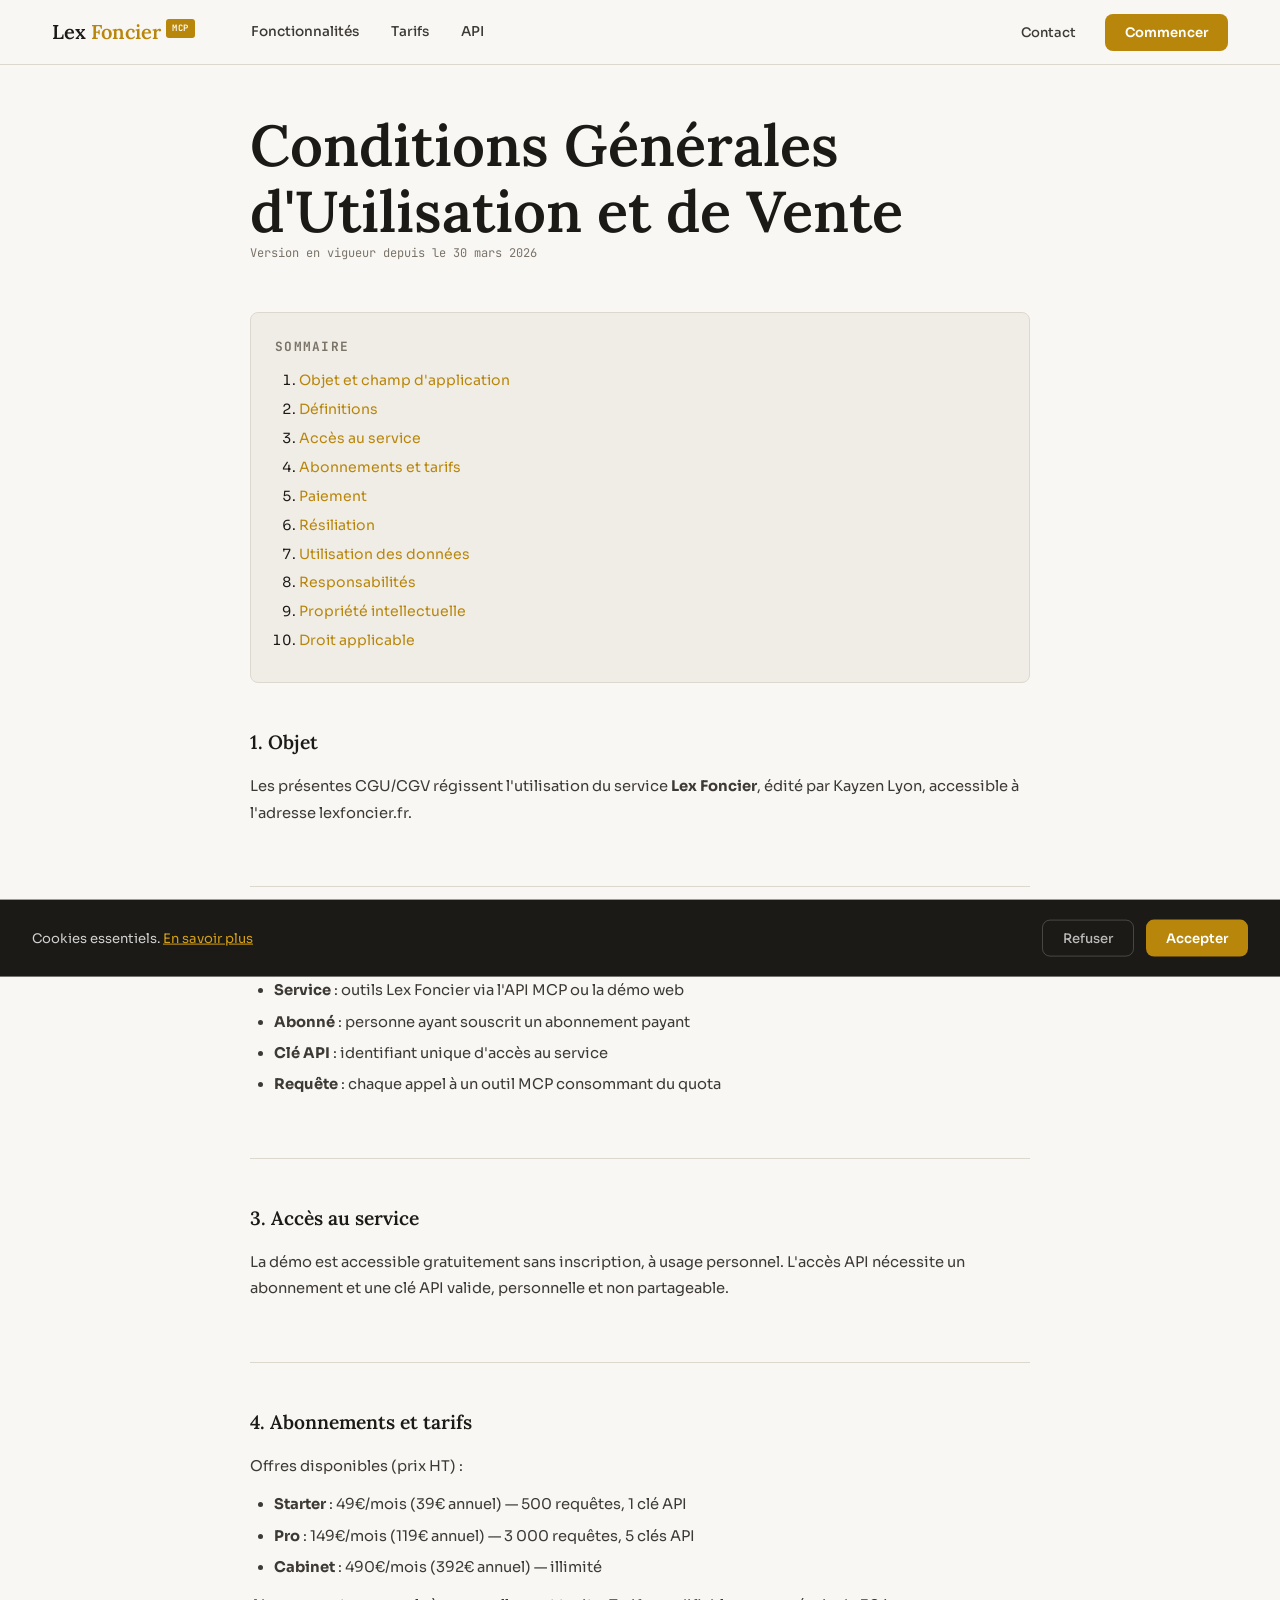
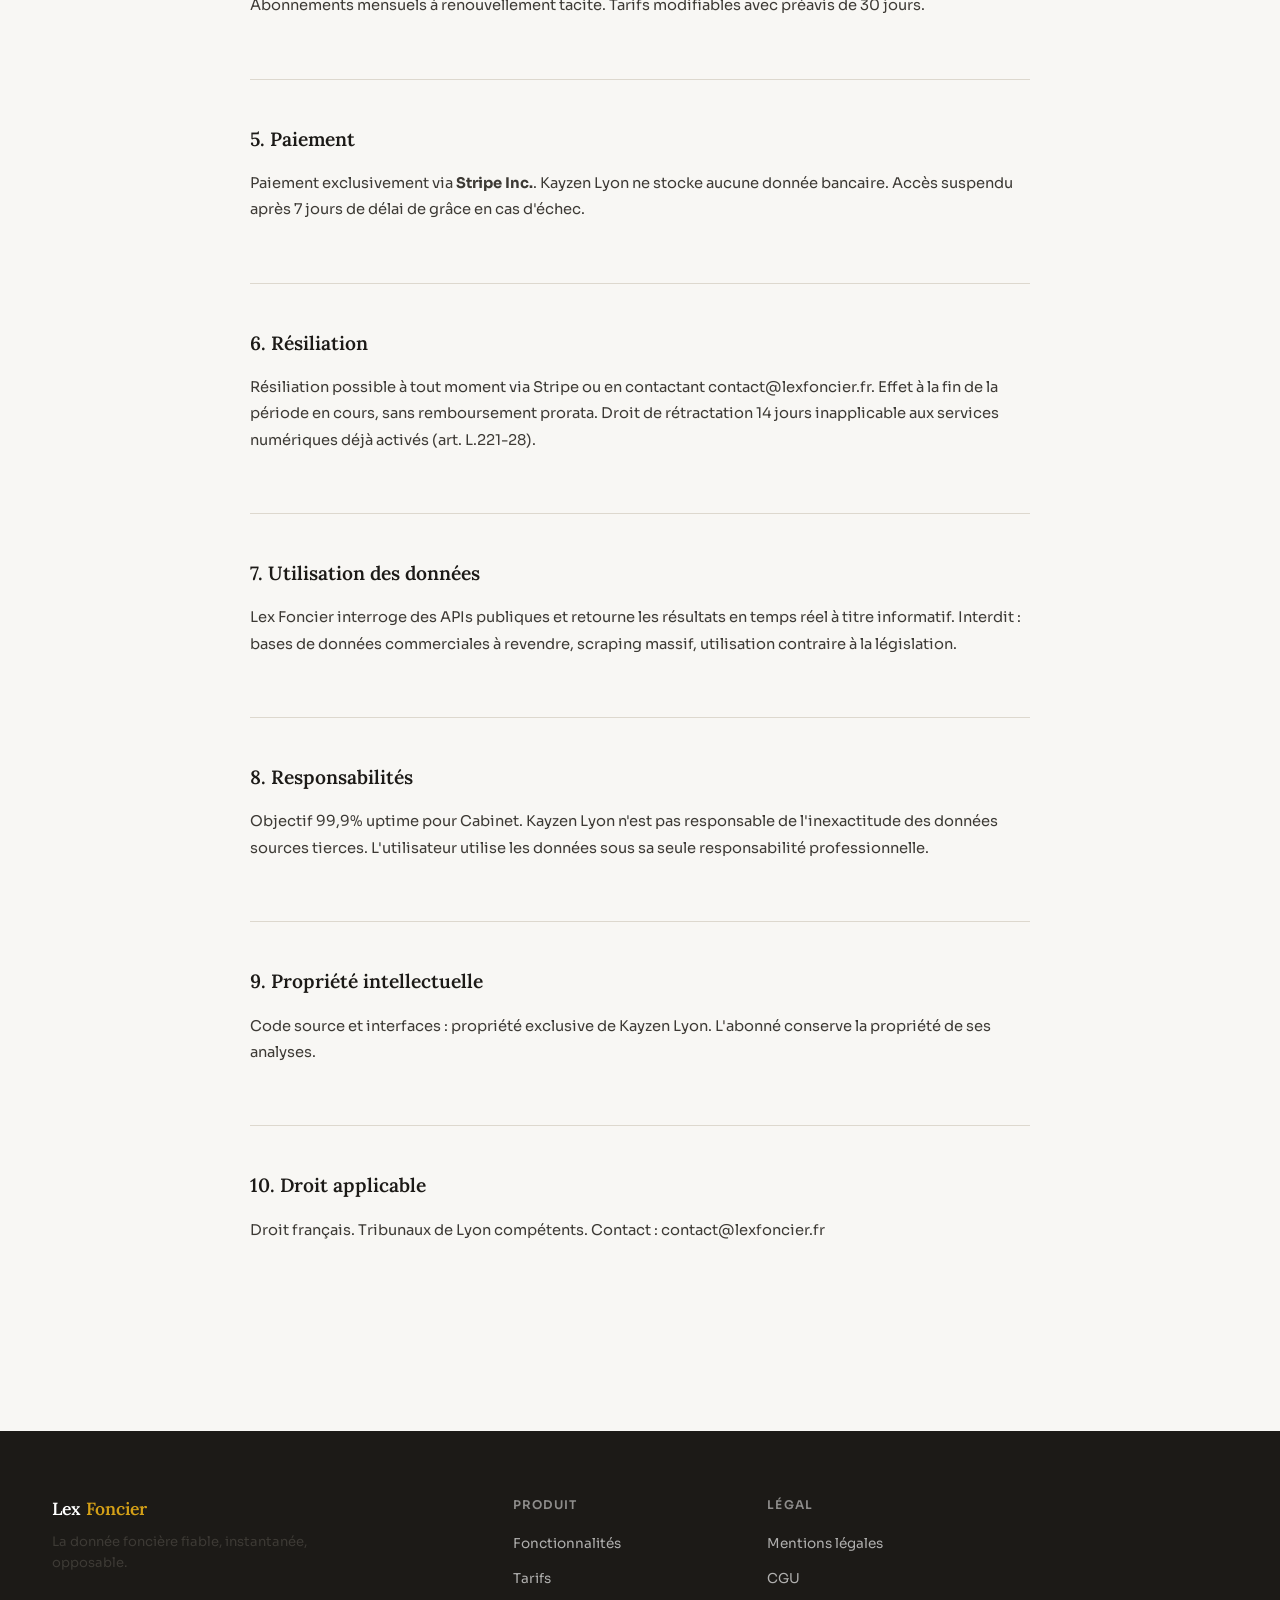
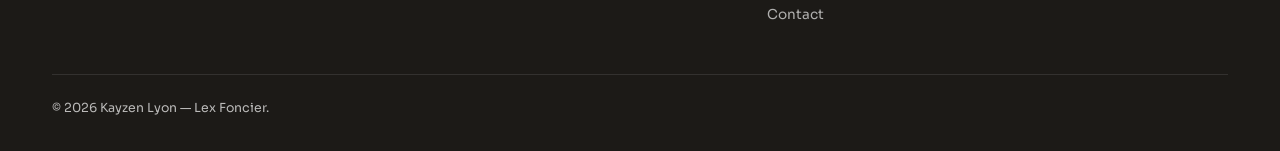
<file: static/cgu.html>
<!DOCTYPE html>
<html lang="fr">
<head>
<meta charset="UTF-8"><meta name="viewport" content="width=device-width, initial-scale=1.0">
<title>CGU / CGV — Lex Foncier</title>
<link rel="stylesheet" href="assets/style.css">
<style>
.legal-page{padding:7rem 0 5rem}.legal-inner{max-width:780px;margin:0 auto}.legal-date{font-family:var(--mono);font-size:0.75rem;color:var(--c-muted);margin-bottom:3rem}.legal-section{margin-bottom:3rem;padding-bottom:3rem;border-bottom:1px solid var(--c-border)}.legal-section:last-child{border-bottom:none}.legal-section h2{font-size:1.2rem;margin-bottom:1.25rem;scroll-margin-top:100px}.legal-section h3{font-size:1rem;font-weight:600;margin:1.25rem 0 0.6rem;color:var(--c-ink2)}.legal-section p{font-size:0.92rem;color:var(--c-ink2);line-height:1.8;margin-bottom:0.75rem}.legal-section ul{padding-left:1.5rem;margin-bottom:0.75rem}.legal-section li{font-size:0.92rem;color:var(--c-ink2);line-height:1.8;margin-bottom:0.3rem}.legal-section a{color:var(--c-gold)}.toc{background:var(--c-bg2);border:1px solid var(--c-border);border-radius:var(--radius);padding:1.5rem;margin-bottom:3rem}.toc h4{font-size:0.8rem;text-transform:uppercase;letter-spacing:0.1em;color:var(--c-muted);margin-bottom:0.75rem;font-family:var(--mono)}.toc ol{padding-left:1.5rem}.toc li{font-size:0.88rem;margin-bottom:0.4rem}.toc a{color:var(--c-gold)}
</style>
</head><body>
<nav class="site-nav"><div class="container"><div class="nav-inner">
<a href="index.html" class="nav-logo">Lex <span>Foncier</span><span class="badge">MCP</span></a>
<div class="nav-main"><div class="nav-item"><a href="fonctionnalites.html" class="nav-link">Fonctionnalités</a></div><div class="nav-item"><a href="tarifs.html" class="nav-link">Tarifs</a></div><div class="nav-item"><a href="api.html" class="nav-link">API</a></div></div>
<div class="nav-actions"><a href="mailto:contact@lexfoncier.fr" class="btn-nav-login">Contact</a><a href="tarifs.html" class="btn-nav-cta">Commencer</a><button class="nav-mobile-btn">☰</button></div>
</div></div></nav>
<div id="cookie-banner"><div class="cookie-text">Cookies essentiels. <a href="mentions-legales.html#cookies">En savoir plus</a></div><div class="cookie-actions"><button id="cookie-refuse" class="btn-cookie-refuse">Refuser</button><button id="cookie-accept" class="btn-cookie-accept">Accepter</button></div></div>
<div class="legal-page"><div class="container"><div class="legal-inner">
<h1>Conditions Générales d'Utilisation et de Vente</h1>
<div class="legal-date">Version en vigueur depuis le 30 mars 2026</div>
<div class="toc"><h4>Sommaire</h4><ol>
<li><a href="#objet">Objet et champ d'application</a></li><li><a href="#definitions">Définitions</a></li><li><a href="#acces">Accès au service</a></li><li><a href="#abonnements">Abonnements et tarifs</a></li><li><a href="#paiement">Paiement</a></li><li><a href="#resiliation">Résiliation</a></li><li><a href="#donnees">Utilisation des données</a></li><li><a href="#responsabilites">Responsabilités</a></li><li><a href="#propriete">Propriété intellectuelle</a></li><li><a href="#droit">Droit applicable</a></li>
</ol></div>
<div class="legal-section" id="objet"><h2>1. Objet</h2><p>Les présentes CGU/CGV régissent l'utilisation du service <strong>Lex Foncier</strong>, édité par Kayzen Lyon, accessible à l'adresse lexfoncier.fr.</p></div>
<div class="legal-section" id="definitions"><h2>2. Définitions</h2><ul>
<li><strong>Service</strong> : outils Lex Foncier via l'API MCP ou la démo web</li>
<li><strong>Abonné</strong> : personne ayant souscrit un abonnement payant</li>
<li><strong>Clé API</strong> : identifiant unique d'accès au service</li>
<li><strong>Requête</strong> : chaque appel à un outil MCP consommant du quota</li>
</ul></div>
<div class="legal-section" id="acces"><h2>3. Accès au service</h2><p>La démo est accessible gratuitement sans inscription, à usage personnel. L'accès API nécessite un abonnement et une clé API valide, personnelle et non partageable.</p></div>
<div class="legal-section" id="abonnements"><h2>4. Abonnements et tarifs</h2><p>Offres disponibles (prix HT) :</p><ul>
<li><strong>Starter</strong> : 49€/mois (39€ annuel) — 500 requêtes, 1 clé API</li>
<li><strong>Pro</strong> : 149€/mois (119€ annuel) — 3 000 requêtes, 5 clés API</li>
<li><strong>Cabinet</strong> : 490€/mois (392€ annuel) — illimité</li>
</ul><p>Abonnements mensuels à renouvellement tacite. Tarifs modifiables avec préavis de 30 jours.</p></div>
<div class="legal-section" id="paiement"><h2>5. Paiement</h2><p>Paiement exclusivement via <strong>Stripe Inc.</strong>. Kayzen Lyon ne stocke aucune donnée bancaire. Accès suspendu après 7 jours de délai de grâce en cas d'échec.</p></div>
<div class="legal-section" id="resiliation"><h2>6. Résiliation</h2><p>Résiliation possible à tout moment via Stripe ou en contactant contact@lexfoncier.fr. Effet à la fin de la période en cours, sans remboursement prorata. Droit de rétractation 14 jours inapplicable aux services numériques déjà activés (art. L.221-28).</p></div>
<div class="legal-section" id="donnees"><h2>7. Utilisation des données</h2><p>Lex Foncier interroge des APIs publiques et retourne les résultats en temps réel à titre informatif. Interdit : bases de données commerciales à revendre, scraping massif, utilisation contraire à la législation.</p></div>
<div class="legal-section" id="responsabilites"><h2>8. Responsabilités</h2><p>Objectif 99,9% uptime pour Cabinet. Kayzen Lyon n'est pas responsable de l'inexactitude des données sources tierces. L'utilisateur utilise les données sous sa seule responsabilité professionnelle.</p></div>
<div class="legal-section" id="propriete"><h2>9. Propriété intellectuelle</h2><p>Code source et interfaces : propriété exclusive de Kayzen Lyon. L'abonné conserve la propriété de ses analyses.</p></div>
<div class="legal-section" id="droit"><h2>10. Droit applicable</h2><p>Droit français. Tribunaux de Lyon compétents. Contact : contact@lexfoncier.fr</p></div>
</div></div></div>
<footer class="site-footer"><div class="container"><div class="footer-grid">
<div class="footer-brand"><div style="font-family:'Lora',serif;font-size:1.1rem;font-weight:600;color:white;margin-bottom:0.5rem">Lex <span style="color:#D4A017">Foncier</span></div><p>La donnée foncière fiable, instantanée, opposable.</p></div>
<div class="footer-col"><h4>Produit</h4><ul class="footer-links"><li><a href="fonctionnalites.html">Fonctionnalités</a></li><li><a href="tarifs.html">Tarifs</a></li></ul></div>
<div class="footer-col"><h4>Légal</h4><ul class="footer-links"><li><a href="mentions-legales.html">Mentions légales</a></li><li><a href="cgu.html">CGU</a></li><li><a href="mailto:contact@lexfoncier.fr">Contact</a></li></ul></div>
</div><div class="footer-bottom"><div>© 2026 Kayzen Lyon — Lex Foncier.</div></div></div></footer>
<script src="assets/app.js"></script></body></html>
</file>
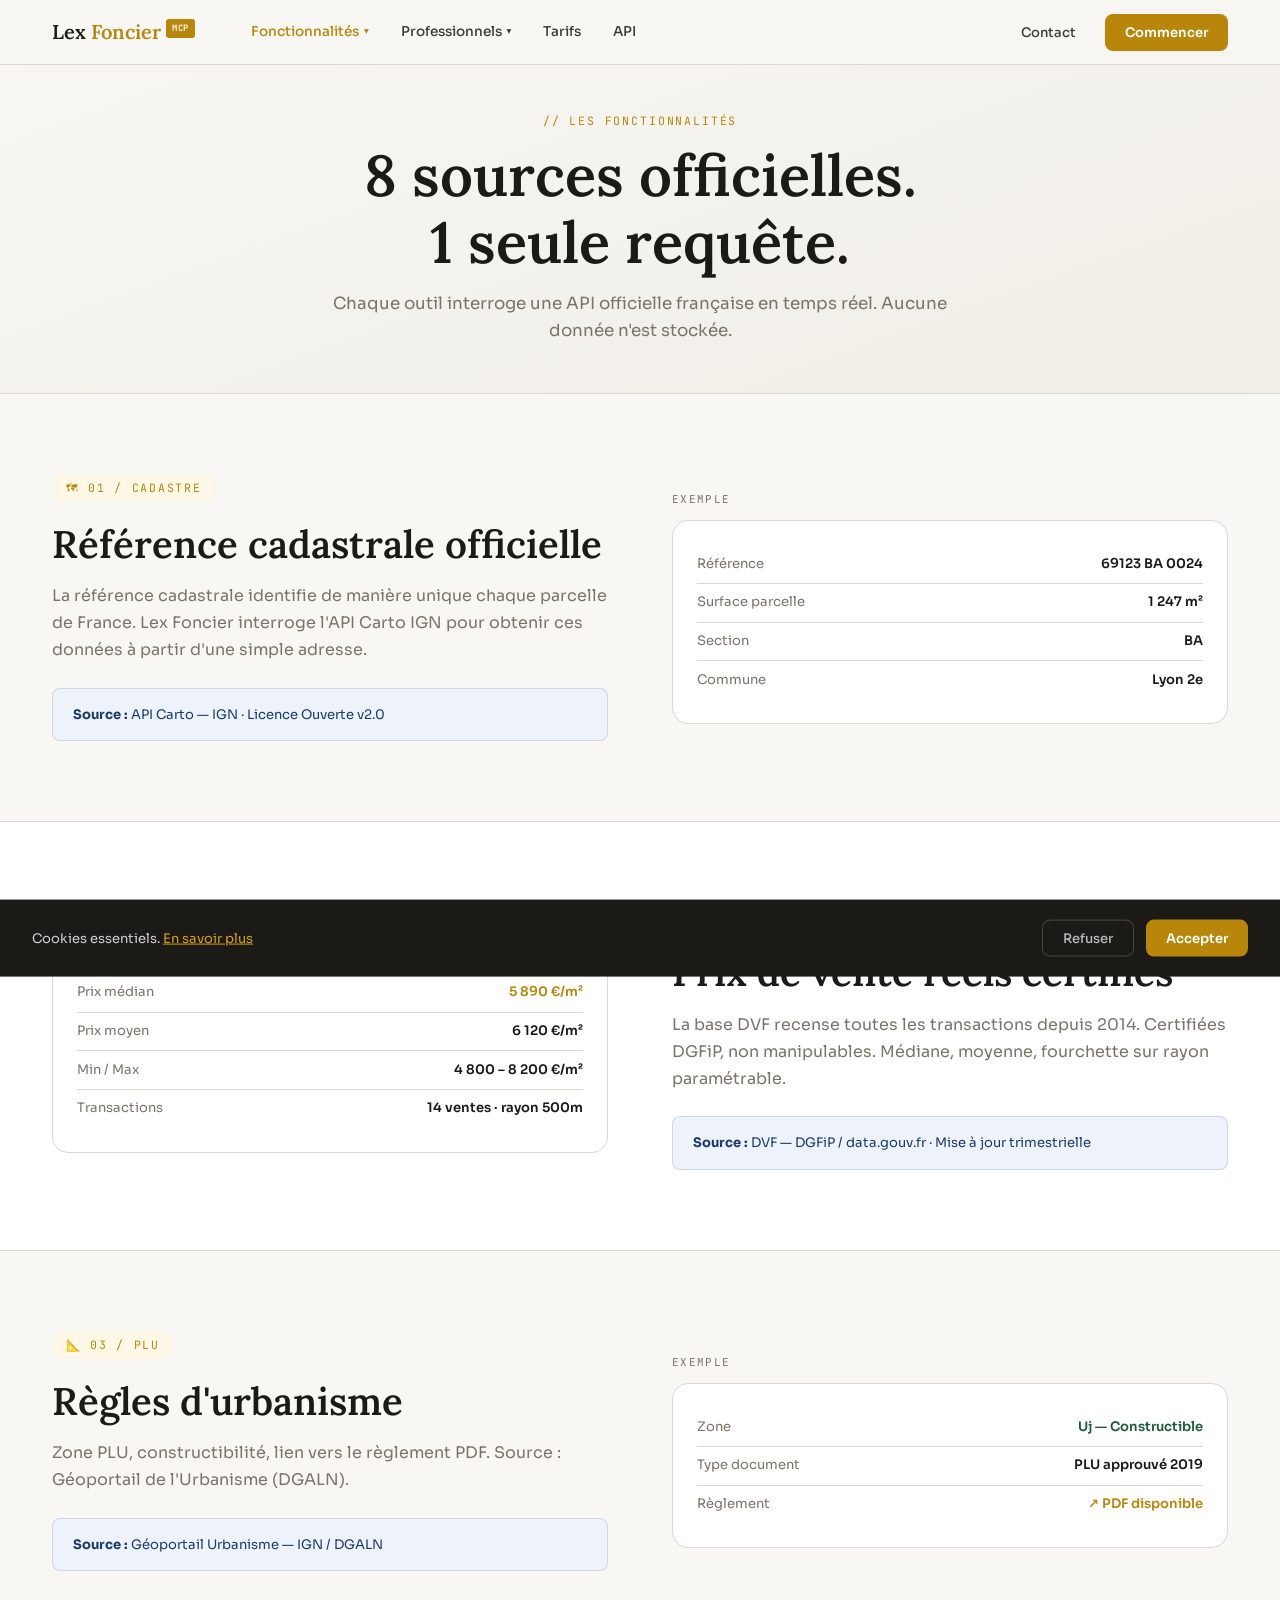
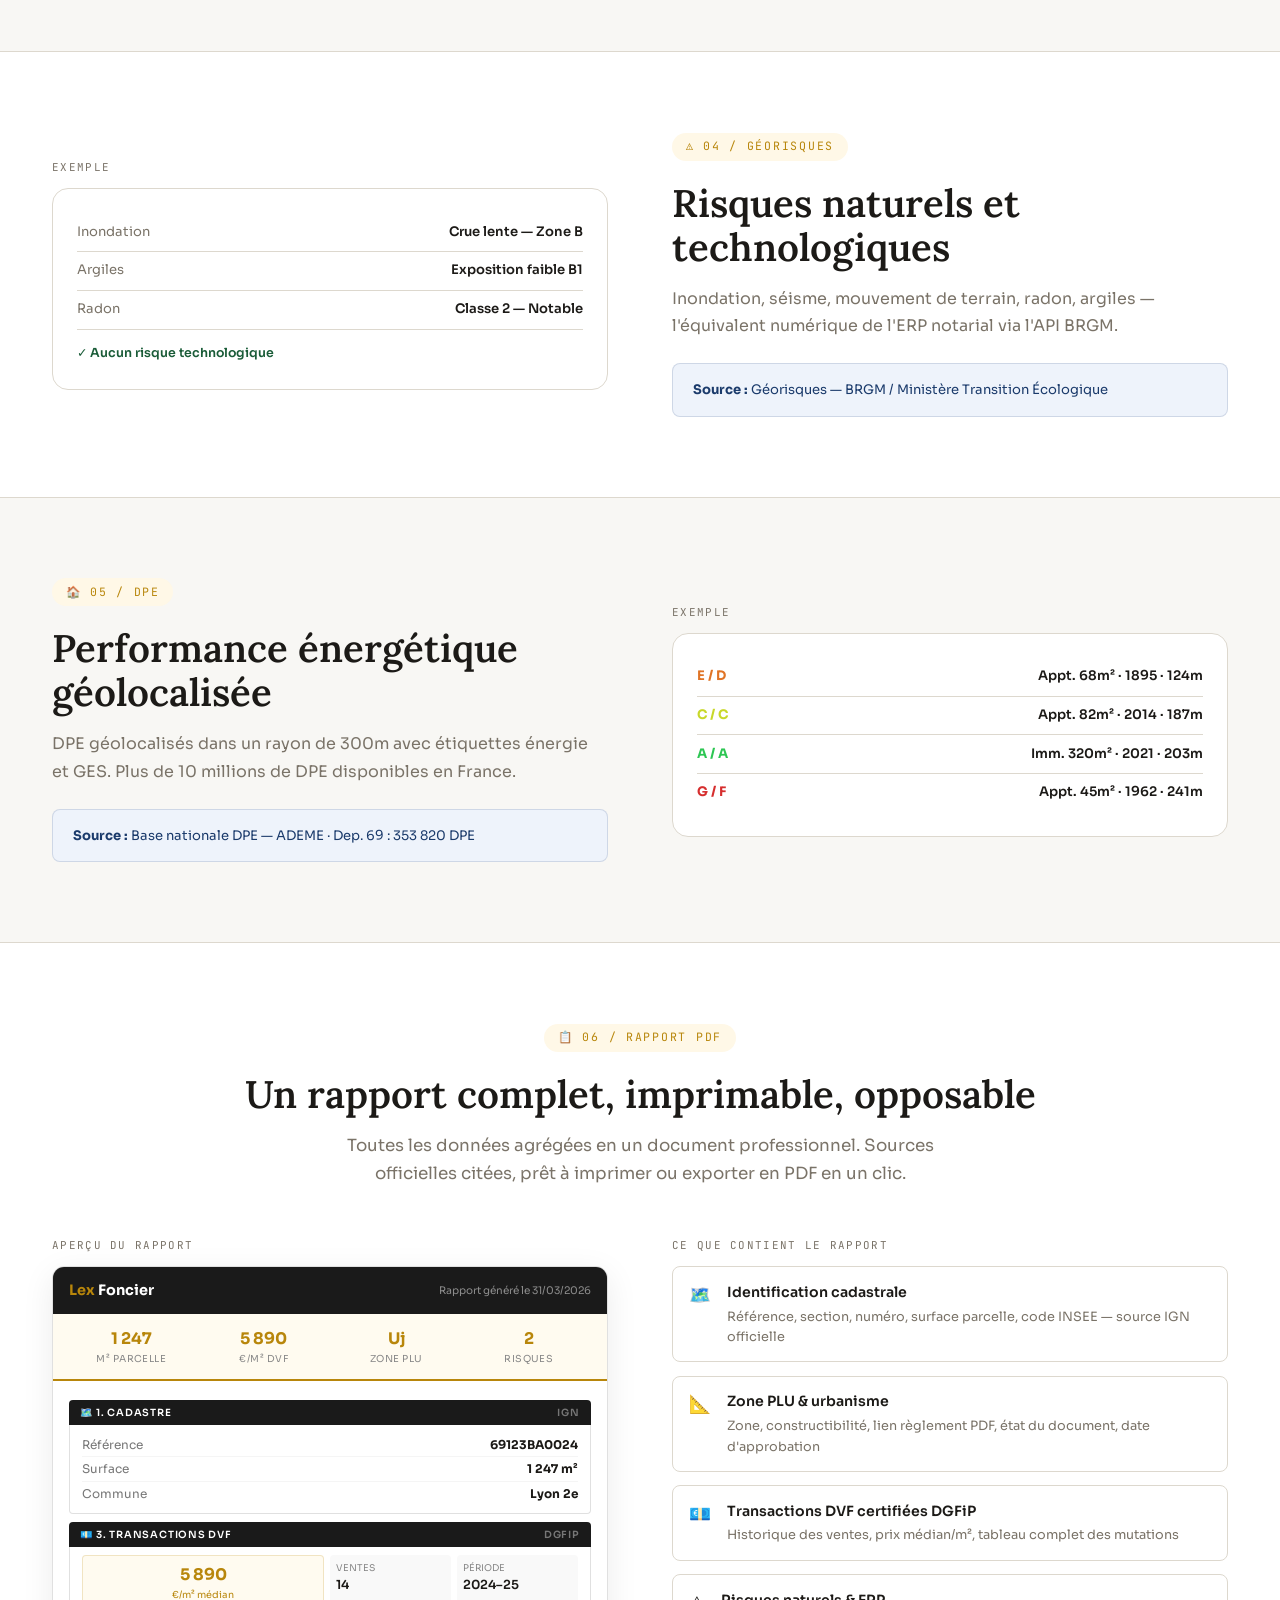
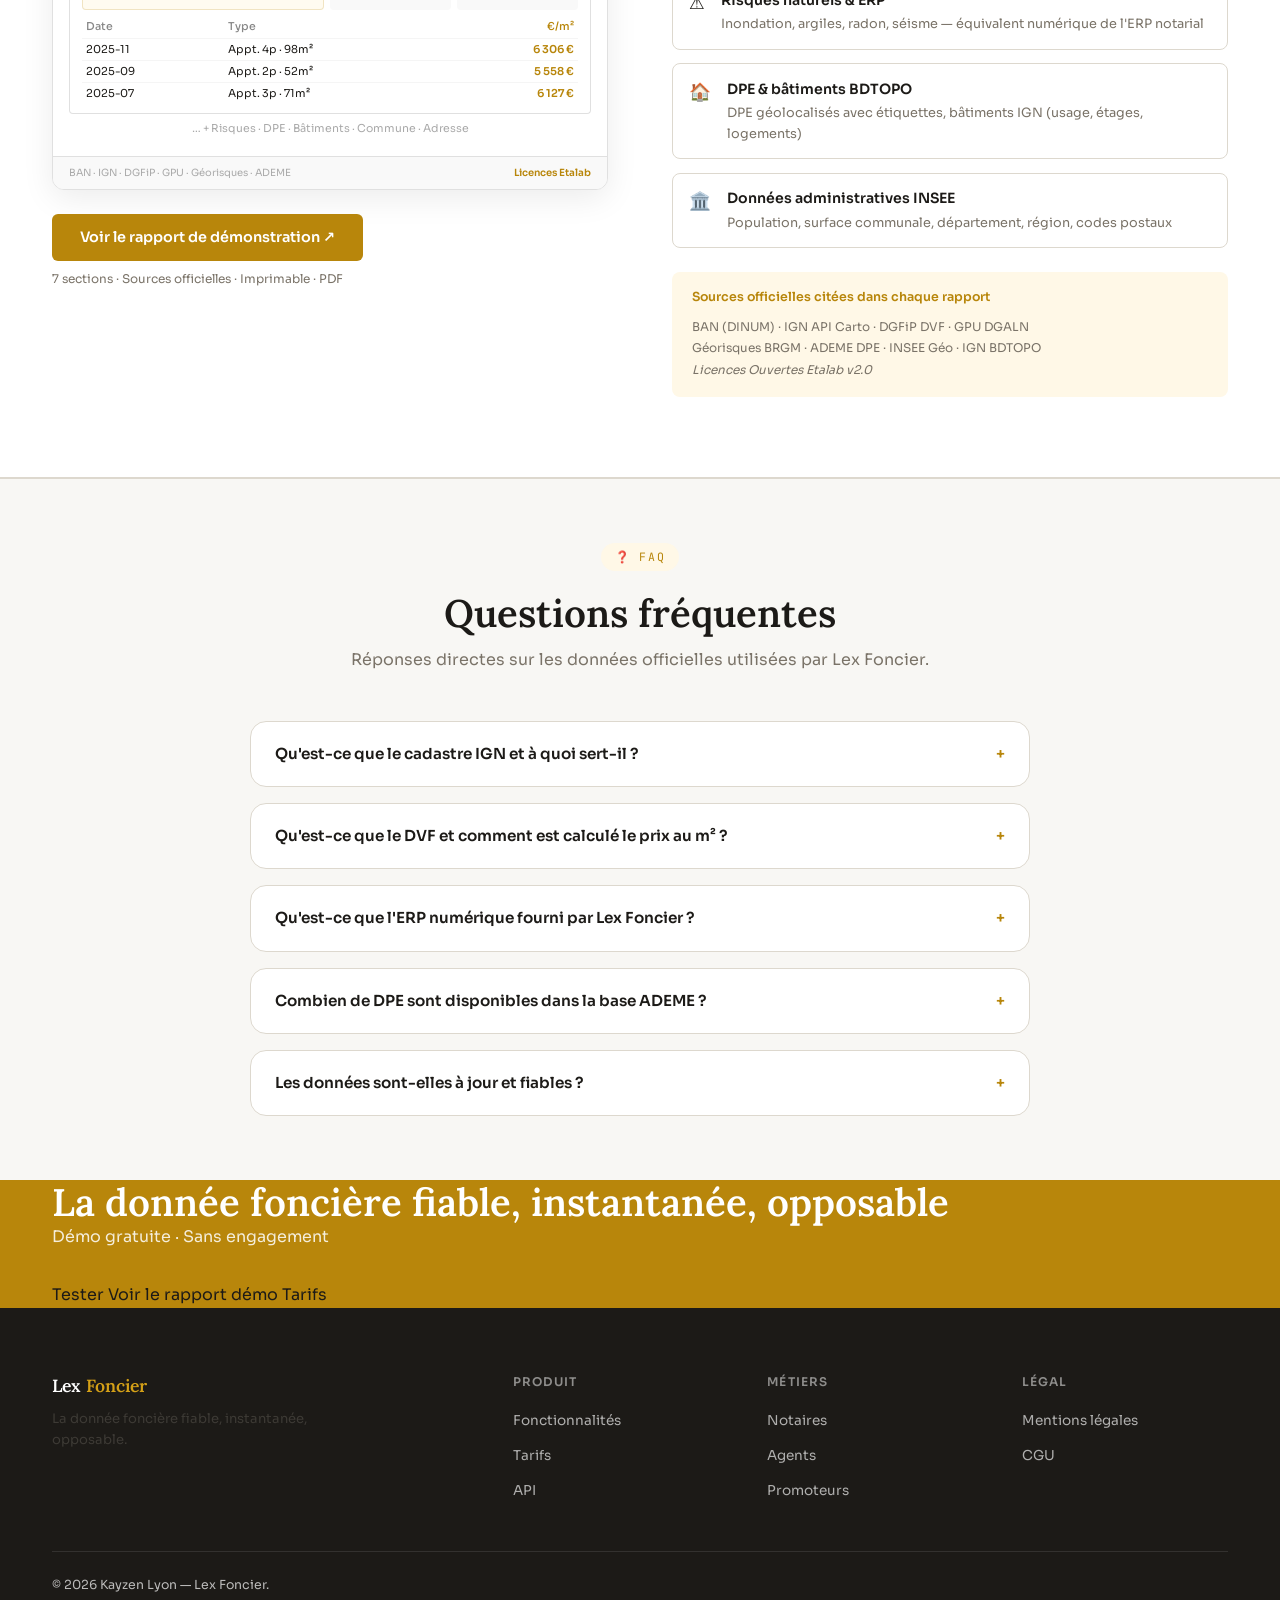
<file: static/fonctionnalites.html>
<!DOCTYPE html>
<html lang="fr"><head>
<meta charset="UTF-8"><meta name="viewport" content="width=device-width, initial-scale=1.0">
<title>Fonctionnalités Lex Foncier — Cadastre, DVF, PLU, Géorisques, DPE | 8 Sources Officielles</title>

  <!-- SEO Meta Tags — Fonctionnalités Lex Foncier -->
  <meta name="description" content="Découvrez les 8 sources de données officielles de Lex Foncier : cadastre IGN, DVF DGFiP (prix immobilier), PLU urbanisme, géorisques BRGM, DPE ADEME. Rapport PDF imprimable inclus.">
  <meta name="robots" content="index, follow">
  <link rel="canonical" href="https://app-production-71c1.up.railway.app/fonctionnalites.html">
  <meta property="og:title" content="Fonctionnalités Lex Foncier — 8 sources officielles, 1 rapport">
  <meta property="og:description" content="Cadastre IGN, prix DVF DGFiP, PLU GPU, géorisques BRGM, DPE ADEME, bâtiments BDTOPO. Rapport PDF opposable en moins de 10 secondes.">
  <meta property="og:type" content="website">
  <meta property="og:url" content="https://app-production-71c1.up.railway.app/fonctionnalites.html">
  <meta name="twitter:card" content="summary_large_image">
  <meta name="twitter:title" content="Lex Foncier — 8 sources officielles en 1 requête">
<link rel="stylesheet" href="assets/style.css">
<style>
.page-hero{padding:7rem 0 3rem;background:linear-gradient(160deg,var(--c-bg) 0%,var(--c-bg2) 100%);border-bottom:1px solid var(--c-border);text-align:center}
.feat-section{padding:5rem 0;border-bottom:1px solid var(--c-border)}.feat-section:last-of-type{border-bottom:none}
.feat-grid{display:grid;grid-template-columns:1fr 1fr;gap:4rem;align-items:center}
.feat-grid.reverse{direction:rtl}.feat-grid.reverse>*{direction:ltr}
.feat-badge{display:inline-flex;align-items:center;gap:.5rem;font-family:var(--mono);font-size:.72rem;text-transform:uppercase;letter-spacing:.15em;color:var(--c-gold);background:var(--c-gold-pale);padding:.3rem .85rem;border-radius:20px;margin-bottom:1.25rem}
.feat-example{background:var(--c-surface);border:1px solid var(--c-border);border-radius:var(--radius-lg);padding:1.5rem;font-size:.82rem;line-height:1.9}
.feat-label{font-size:.68rem;text-transform:uppercase;letter-spacing:.12em;color:var(--c-muted);margin-bottom:.75rem;font-family:var(--mono)}
.data-row{display:flex;justify-content:space-between;padding:.4rem 0;border-bottom:1px solid var(--c-border);font-size:.82rem}.data-row:last-child{border-bottom:none}
.data-key{color:var(--c-muted)}.data-val{font-weight:600;color:var(--c-ink)}
.source-box{background:var(--c-blue-light);border:1px solid rgba(26,58,107,.15);border-radius:var(--radius);padding:1rem 1.25rem;margin-top:1.5rem}
.source-box p{font-size:.82rem;color:var(--c-blue);margin:0;line-height:1.5}
.rapport-preview{background:white;border:1px solid #e0e0e0;border-radius:12px;overflow:hidden;box-shadow:0 8px 32px rgba(0,0,0,.08)}
.rp-header{background:#1a1a1a;padding:.75rem 1rem;display:flex;justify-content:space-between;align-items:center}
.rp-exec{background:#fffbf0;border-bottom:2px solid #B8860B;padding:.75rem 1rem;display:grid;grid-template-columns:repeat(4,1fr);gap:.5rem;text-align:center}
.rp-ev{font-size:1rem;font-weight:700;color:#B8860B}
.rp-el{font-size:.6rem;text-transform:uppercase;letter-spacing:.05em;color:#888}
.rp-sec-hd{background:#1a1a1a;color:white;padding:.3rem .7rem;font-size:.62rem;font-weight:600;letter-spacing:.08em;text-transform:uppercase;display:flex;justify-content:space-between;border-radius:4px 4px 0 0;margin-top:.4rem}
.rp-sec-bd{border:1px solid #e0e0e0;border-top:none;border-radius:0 0 4px 4px;padding:.5rem .75rem}
.rp-row{display:flex;justify-content:space-between;font-size:.75rem;padding:2px 0;border-bottom:1px solid #f5f5f5}
.rp-row:last-child{border-bottom:none}
.feat-list{display:flex;flex-direction:column;gap:.85rem}
.feat-item{display:flex;gap:1rem;align-items:flex-start;padding:.85rem 1rem;background:var(--c-surface);border:1px solid var(--c-border);border-radius:var(--radius)}
.feat-item-ico{font-size:1.1rem;flex-shrink:0}
.feat-item-title{font-weight:600;margin-bottom:.2rem;font-size:.88rem}
.feat-item-desc{font-size:.8rem;color:var(--c-muted)}
.sources-encadre{background:var(--c-gold-pale);border:1px solid var(--c-gold-border);border-radius:var(--radius);padding:1rem 1.25rem;margin-top:1.5rem}
@media(max-width:800px){.feat-grid,.feat-grid.reverse{grid-template-columns:1fr;direction:ltr}.rp-exec{grid-template-columns:1fr 1fr}}
</style>

  <!-- Schema JSON-LD Fonctionnalités — FAQPage + HowTo (GEO priority O05, C09) -->
  <script type="application/ld+json">
  [
    {
      "@context": "https://schema.org",
      "@type": "BreadcrumbList",
      "itemListElement": [
        {"@type": "ListItem", "position": 1, "name": "Accueil", "item": "https://app-production-71c1.up.railway.app/"},
        {"@type": "ListItem", "position": 2, "name": "Fonctionnalités", "item": "https://app-production-71c1.up.railway.app/fonctionnalites.html"}
      ]
    },
    {
      "@context": "https://schema.org",
      "@type": "FAQPage",
      "mainEntity": [
        {
          "@type": "Question",
          "name": "Qu'est-ce que le cadastre IGN et à quoi sert-il ?",
          "acceptedAnswer": {
            "@type": "Answer",
            "text": "Le cadastre est le registre officiel qui recense et identifie toutes les parcelles de France. Géré par l'IGN via l'API Carto, il fournit la référence parcellaire (section + numéro), la surface exacte en m², le code INSEE et la commune. Lex Foncier interroge l'API Carto IGN en temps réel pour identifier une parcelle à partir d'une simple adresse postale."
          }
        },
        {
          "@type": "Question",
          "name": "Qu'est-ce que le DVF et comment est calculé le prix au m² ?",
          "acceptedAnswer": {
            "@type": "Answer",
            "text": "Le DVF (Demandes de Valeurs Foncières) est la base de données officielle des transactions immobilières de la DGFiP, publique depuis 2019. Elle recense toutes les ventes de biens immobiliers depuis 2014 avec le prix exact, la surface, la date et l'adresse. Lex Foncier calcule la médiane des prix au m² (plus robuste que la moyenne) sur un rayon paramétrable autour de l'adresse analysée."
          }
        },
        {
          "@type": "Question",
          "name": "Comment fonctionne le Plan Local d'Urbanisme (PLU) dans Lex Foncier ?",
          "acceptedAnswer": {
            "@type": "Answer",
            "text": "Le PLU détermine les règles de construction applicables à chaque parcelle : zones U (urbanisées, constructibles), AU (à urbaniser), A (agricoles) et N (naturelles). Lex Foncier interroge le Géoportail de l'Urbanisme (GPU) géré par l'IGN et la DGALN pour identifier la zone PLU, la constructibilité et fournir un lien direct vers le règlement PDF officiel de la commune."
          }
        },
        {
          "@type": "Question",
          "name": "Qu'est-ce que l'ERP (État des Risques et des Pollutions) numérique ?",
          "acceptedAnswer": {
            "@type": "Answer",
            "text": "L'ERP (État des Risques et des Pollutions) est un document obligatoire lors de toute transaction immobilière, listant les risques naturels et technologiques affectant un bien. Lex Foncier génère l'équivalent numérique de l'ERP via l'API Géorisques du BRGM (Bureau de Recherches Géologiques et Minières) : inondations, séismes, mouvements de terrain, radon et argiles."
          }
        },
        {
          "@type": "Question",
          "name": "Comment Lex Foncier récupère-t-il les DPE d'une adresse ?",
          "acceptedAnswer": {
            "@type": "Answer",
            "text": "Le DPE (Diagnostic de Performance Énergétique) est obligatoire depuis 2021 pour toute location ou vente immobilière. Lex Foncier interroge la base nationale des DPE gérée par l'ADEME (Agence de la Transition Écologique), qui contient plus de 10 millions de DPE géolocalisés. Pour le département du Rhône (69) seul, la base compte 353 820 DPE disponibles."
          }
        },
        {
          "@type": "Question",
          "name": "Qu'est-ce qu'un rapport foncier PDF opposable ?",
          "acceptedAnswer": {
            "@type": "Answer",
            "text": "Un rapport foncier opposable est un document professionnel citant les sources officielles de chaque donnée, utilisable dans un acte notarié ou une négociation immobilière. Lex Foncier génère un rapport de 7 sections (cadastre, PLU, DVF, risques, DPE, bâtiments, commune) avec les licences Etalab, exportable en PDF via l'impression navigateur (Ctrl+P)."
          }
        }
      ]
    }
  ]
  </script>
</head>
<body>

<nav class="site-nav"><div class="container"><div class="nav-inner">
<a href="index.html" class="nav-logo">Lex <span>Foncier</span><span class="badge">MCP</span></a>
<div class="nav-main">
  <div class="nav-item">
    <a href="fonctionnalites.html" class="nav-link active">Fonctionnalités <span class="nav-chevron">▾</span></a>
    <div class="mega-menu">
      <a href="#cadastre" class="mega-item"><div class="mega-icon">🗺</div><div><div class="mega-text-title">Cadastre IGN</div></div></a>
      <a href="#dvf" class="mega-item"><div class="mega-icon">💶</div><div><div class="mega-text-title">Prix DVF</div></div></a>
      <a href="#plu" class="mega-item"><div class="mega-icon">📐</div><div><div class="mega-text-title">PLU</div></div></a>
      <a href="#georisques" class="mega-item"><div class="mega-icon">⚠️</div><div><div class="mega-text-title">Géorisques</div></div></a>
      <a href="#dpe" class="mega-item"><div class="mega-icon">🏠</div><div><div class="mega-text-title">DPE</div></div></a>
      <a href="#rapport" class="mega-item"><div class="mega-icon">📋</div><div><div class="mega-text-title">Rapport PDF</div></div></a>
    </div>
  </div>
  <div class="nav-item">
    <a href="#" class="nav-link">Professionnels <span class="nav-chevron">▾</span></a>
    <div class="mega-menu">
      <a href="notaires.html" class="mega-item"><div class="mega-icon">⚖️</div><div><div class="mega-text-title">Notaires</div></div></a>
      <a href="agents.html" class="mega-item"><div class="mega-icon">🏢</div><div><div class="mega-text-title">Agents</div></div></a>
      <a href="promoteurs.html" class="mega-item"><div class="mega-icon">🏗️</div><div><div class="mega-text-title">Promoteurs</div></div></a>
    </div>
  </div>
  <div class="nav-item"><a href="tarifs.html" class="nav-link">Tarifs</a></div>
  <div class="nav-item"><a href="api.html" class="nav-link">API</a></div>
</div>
<div class="nav-actions">
  <a href="mailto:contact@lexfoncier.fr" class="btn-nav-login">Contact</a>
  <a href="tarifs.html" class="btn-nav-cta">Commencer</a>
  <button class="nav-mobile-btn">☰</button>
</div>
</div></div></nav>

<div id="cookie-banner"><div class="cookie-text">Cookies essentiels. <a href="mentions-legales.html#cookies">En savoir plus</a></div><div class="cookie-actions"><button id="cookie-refuse" class="btn-cookie-refuse">Refuser</button><button id="cookie-accept" class="btn-cookie-accept">Accepter</button></div></div>

<section class="page-hero"><div class="container">
  <span class="section-eyebrow">// Les fonctionnalités</span>
  <h1 style="margin-bottom:1rem">8 sources officielles.<br>1 seule requête.</h1>
  <p style="color:var(--c-muted);font-size:1.05rem;max-width:55ch;margin:0 auto">Chaque outil interroge une API officielle française en temps réel. Aucune donnée n'est stockée.</p>
</div></section>

<section class="feat-section" id="cadastre"><div class="container"><div class="feat-grid">
  <div>
    <div class="feat-badge">🗺 01 / Cadastre</div>
    <h2 style="margin-bottom:1rem">Référence cadastrale officielle</h2>
    <p style="color:var(--c-muted);line-height:1.7;margin-bottom:1.5rem">La référence cadastrale identifie de manière unique chaque parcelle de France. Lex Foncier interroge l'API Carto IGN pour obtenir ces données à partir d'une simple adresse.</p>
    <div class="source-box"><p><strong>Source :</strong> API Carto — IGN · Licence Ouverte v2.0</p></div>
  </div>
  <div><div class="feat-label">Exemple</div>
    <div class="feat-example">
      <div class="data-row"><span class="data-key">Référence</span><span class="data-val">69123 BA 0024</span></div>
      <div class="data-row"><span class="data-key">Surface parcelle</span><span class="data-val">1 247 m²</span></div>
      <div class="data-row"><span class="data-key">Section</span><span class="data-val">BA</span></div>
      <div class="data-row"><span class="data-key">Commune</span><span class="data-val">Lyon 2e</span></div>
    </div>
  </div>
</div></div></section>

<section class="feat-section" id="dvf" style="background:var(--c-surface)"><div class="container"><div class="feat-grid reverse">
  <div>
    <div class="feat-badge">💶 02 / DVF</div>
    <h2 style="margin-bottom:1rem">Prix de vente réels certifiés</h2>
    <p style="color:var(--c-muted);line-height:1.7;margin-bottom:1.5rem">La base DVF recense toutes les transactions depuis 2014. Certifiées DGFiP, non manipulables. Médiane, moyenne, fourchette sur rayon paramétrable.</p>
    <div class="source-box"><p><strong>Source :</strong> DVF — DGFiP / data.gouv.fr · Mise à jour trimestrielle</p></div>
  </div>
  <div><div class="feat-label">Exemple</div>
    <div class="feat-example">
      <div class="data-row"><span class="data-key">Prix médian</span><span class="data-val" style="color:var(--c-gold)">5 890 €/m²</span></div>
      <div class="data-row"><span class="data-key">Prix moyen</span><span class="data-val">6 120 €/m²</span></div>
      <div class="data-row"><span class="data-key">Min / Max</span><span class="data-val">4 800 – 8 200 €/m²</span></div>
      <div class="data-row"><span class="data-key">Transactions</span><span class="data-val">14 ventes · rayon 500m</span></div>
    </div>
  </div>
</div></div></section>

<section class="feat-section" id="plu"><div class="container"><div class="feat-grid">
  <div>
    <div class="feat-badge">📐 03 / PLU</div>
    <h2 style="margin-bottom:1rem">Règles d'urbanisme</h2>
    <p style="color:var(--c-muted);line-height:1.7;margin-bottom:1.5rem">Zone PLU, constructibilité, lien vers le règlement PDF. Source : Géoportail de l'Urbanisme (DGALN).</p>
    <div class="source-box"><p><strong>Source :</strong> Géoportail Urbanisme — IGN / DGALN</p></div>
  </div>
  <div><div class="feat-label">Exemple</div>
    <div class="feat-example">
      <div class="data-row"><span class="data-key">Zone</span><span class="data-val" style="color:var(--c-green)">Uj — Constructible</span></div>
      <div class="data-row"><span class="data-key">Type document</span><span class="data-val">PLU approuvé 2019</span></div>
      <div class="data-row"><span class="data-key">Règlement</span><span class="data-val" style="color:var(--c-gold)">↗ PDF disponible</span></div>
    </div>
  </div>
</div></div></section>

<section class="feat-section" id="georisques" style="background:var(--c-surface)"><div class="container"><div class="feat-grid reverse">
  <div>
    <div class="feat-badge">⚠️ 04 / Géorisques</div>
    <h2 style="margin-bottom:1rem">Risques naturels et technologiques</h2>
    <p style="color:var(--c-muted);line-height:1.7;margin-bottom:1.5rem">Inondation, séisme, mouvement de terrain, radon, argiles — l'équivalent numérique de l'ERP notarial via l'API BRGM.</p>
    <div class="source-box"><p><strong>Source :</strong> Géorisques — BRGM / Ministère Transition Écologique</p></div>
  </div>
  <div><div class="feat-label">Exemple</div>
    <div class="feat-example">
      <div class="data-row"><span class="data-key">Inondation</span><span class="data-val">Crue lente — Zone B</span></div>
      <div class="data-row"><span class="data-key">Argiles</span><span class="data-val">Exposition faible B1</span></div>
      <div class="data-row"><span class="data-key">Radon</span><span class="data-val">Classe 2 — Notable</span></div>
      <div style="margin-top:.75rem;color:var(--c-green);font-size:.78rem;font-weight:600">✓ Aucun risque technologique</div>
    </div>
  </div>
</div></div></section>

<section class="feat-section" id="dpe"><div class="container"><div class="feat-grid">
  <div>
    <div class="feat-badge">🏠 05 / DPE</div>
    <h2 style="margin-bottom:1rem">Performance énergétique géolocalisée</h2>
    <p style="color:var(--c-muted);line-height:1.7;margin-bottom:1.5rem">DPE géolocalisés dans un rayon de 300m avec étiquettes énergie et GES. Plus de 10 millions de DPE disponibles en France.</p>
    <div class="source-box"><p><strong>Source :</strong> Base nationale DPE — ADEME · Dep. 69 : 353 820 DPE</p></div>
  </div>
  <div><div class="feat-label">Exemple</div>
    <div class="feat-example">
      <div class="data-row"><span class="data-key" style="color:#E07426;font-weight:700">E / D</span><span class="data-val">Appt. 68m² · 1895 · 124m</span></div>
      <div class="data-row"><span class="data-key" style="color:#C8D82A;font-weight:700">C / C</span><span class="data-val">Appt. 82m² · 2014 · 187m</span></div>
      <div class="data-row"><span class="data-key" style="color:#2DC653;font-weight:700">A / A</span><span class="data-val">Imm. 320m² · 2021 · 203m</span></div>
      <div class="data-row"><span class="data-key" style="color:#D62E2E;font-weight:700">G / F</span><span class="data-val">Appt. 45m² · 1962 · 241m</span></div>
    </div>
  </div>
</div></div></section>

<section class="feat-section" id="rapport" style="background:var(--c-surface)"><div class="container">
  <div style="text-align:center;margin-bottom:3rem">
    <div class="feat-badge">📋 06 / Rapport PDF</div>
    <h2 style="margin-bottom:1rem">Un rapport complet, imprimable, opposable</h2>
    <p style="color:var(--c-muted);font-size:1.05rem;max-width:55ch;margin:0 auto;line-height:1.7">Toutes les données agrégées en un document professionnel. Sources officielles citées, prêt à imprimer ou exporter en PDF en un clic.</p>
  </div>

  <div style="display:grid;grid-template-columns:1fr 1fr;gap:4rem;align-items:start">
    <div>
      <div class="feat-label">Aperçu du rapport</div>
      <div class="rapport-preview">
        <div class="rp-header">
          <div style="color:#B8860B;font-weight:700;font-size:.9rem">Lex <span style="color:white">Foncier</span></div>
          <div style="font-size:.65rem;color:rgba(255,255,255,.5)">Rapport généré le 31/03/2026</div>
        </div>
        <div class="rp-exec">
          <div><div class="rp-ev">1 247</div><div class="rp-el">m² parcelle</div></div>
          <div><div class="rp-ev">5 890</div><div class="rp-el">€/m² DVF</div></div>
          <div><div class="rp-ev">Uj</div><div class="rp-el">Zone PLU</div></div>
          <div><div class="rp-ev">2</div><div class="rp-el">Risques</div></div>
        </div>
        <div style="padding:.75rem 1rem">
          <div class="rp-sec-hd"><span>🗺️ 1. Cadastre</span><span style="opacity:.4">IGN</span></div>
          <div class="rp-sec-bd">
            <div class="rp-row"><span style="color:#777">Référence</span><b>69123BA0024</b></div>
            <div class="rp-row"><span style="color:#777">Surface</span><b>1 247 m²</b></div>
            <div class="rp-row"><span style="color:#777">Commune</span><b>Lyon 2e</b></div>
          </div>
          <div class="rp-sec-hd" style="margin-top:.5rem"><span>💶 3. Transactions DVF</span><span style="opacity:.4">DGFiP</span></div>
          <div class="rp-sec-bd">
            <div style="display:grid;grid-template-columns:2fr 1fr 1fr;gap:6px;margin-bottom:6px">
              <div style="background:#fffbf0;border:1px solid rgba(184,134,11,.2);border-radius:4px;padding:6px;text-align:center">
                <div style="font-size:1rem;font-weight:700;color:#B8860B">5 890</div>
                <div style="font-size:.6rem;color:#B8860B">€/m² médian</div>
              </div>
              <div style="background:#f9f9f9;border-radius:4px;padding:6px"><div style="font-size:.58rem;color:#888;text-transform:uppercase">Ventes</div><div style="font-weight:600;font-size:.78rem">14</div></div>
              <div style="background:#f9f9f9;border-radius:4px;padding:6px"><div style="font-size:.58rem;color:#888;text-transform:uppercase">Période</div><div style="font-weight:600;font-size:.78rem">2024–25</div></div>
            </div>
            <table style="width:100%;font-size:.68rem;border-collapse:collapse">
              <tr style="color:#888"><th style="text-align:left;padding:2px 4px;font-weight:500">Date</th><th style="text-align:left;padding:2px 4px;font-weight:500">Type</th><th style="text-align:right;padding:2px 4px;font-weight:500;color:#B8860B">€/m²</th></tr>
              <tr style="border-top:1px solid #f5f5f5"><td style="padding:2px 4px">2025-11</td><td style="padding:2px 4px">Appt. 4p · 98m²</td><td style="padding:2px 4px;text-align:right;font-weight:600;color:#B8860B">6 306 €</td></tr>
              <tr style="border-top:1px solid #f5f5f5"><td style="padding:2px 4px">2025-09</td><td style="padding:2px 4px">Appt. 2p · 52m²</td><td style="padding:2px 4px;text-align:right;font-weight:600;color:#B8860B">5 558 €</td></tr>
              <tr style="border-top:1px solid #f5f5f5"><td style="padding:2px 4px">2025-07</td><td style="padding:2px 4px">Appt. 3p · 71m²</td><td style="padding:2px 4px;text-align:right;font-weight:600;color:#B8860B">6 127 €</td></tr>
            </table>
          </div>
          <div style="text-align:center;padding:.4rem 0;font-size:.68rem;color:#aaa">… + Risques · DPE · Bâtiments · Commune · Adresse</div>
        </div>
        <div style="background:#f9f9f9;border-top:1px solid #e0e0e0;padding:.5rem 1rem;display:flex;justify-content:space-between">
          <div style="font-size:.62rem;color:#aaa">BAN · IGN · DGFiP · GPU · Géorisques · ADEME</div>
          <div style="font-size:.62rem;color:#B8860B;font-weight:600">Licences Etalab</div>
        </div>
      </div>

      <div style="margin-top:1.5rem;display:flex;gap:1rem;flex-wrap:wrap">
        <a href="/rapport-demo" target="_blank"
           style="display:inline-flex;align-items:center;gap:.5rem;background:#B8860B;color:white;padding:.75rem 1.75rem;border-radius:6px;font-weight:600;font-size:.9rem;text-decoration:none">
          Voir le rapport de démonstration ↗
        </a>
      </div>
      <p style="font-size:.75rem;color:var(--c-muted);margin-top:.5rem">7 sections · Sources officielles · Imprimable · PDF</p>
    </div>

    <div>
      <div class="feat-label">Ce que contient le rapport</div>
      <div class="feat-list">
        <div class="feat-item"><div class="feat-item-ico">🗺️</div><div><div class="feat-item-title">Identification cadastrale</div><div class="feat-item-desc">Référence, section, numéro, surface parcelle, code INSEE — source IGN officielle</div></div></div>
        <div class="feat-item"><div class="feat-item-ico">📐</div><div><div class="feat-item-title">Zone PLU & urbanisme</div><div class="feat-item-desc">Zone, constructibilité, lien règlement PDF, état du document, date d'approbation</div></div></div>
        <div class="feat-item"><div class="feat-item-ico">💶</div><div><div class="feat-item-title">Transactions DVF certifiées DGFiP</div><div class="feat-item-desc">Historique des ventes, prix médian/m², tableau complet des mutations</div></div></div>
        <div class="feat-item"><div class="feat-item-ico">⚠️</div><div><div class="feat-item-title">Risques naturels & ERP</div><div class="feat-item-desc">Inondation, argiles, radon, séisme — équivalent numérique de l'ERP notarial</div></div></div>
        <div class="feat-item"><div class="feat-item-ico">🏠</div><div><div class="feat-item-title">DPE & bâtiments BDTOPO</div><div class="feat-item-desc">DPE géolocalisés avec étiquettes, bâtiments IGN (usage, étages, logements)</div></div></div>
        <div class="feat-item"><div class="feat-item-ico">🏛️</div><div><div class="feat-item-title">Données administratives INSEE</div><div class="feat-item-desc">Population, surface communale, département, région, codes postaux</div></div></div>
      </div>
      <div class="sources-encadre">
        <div style="font-size:.78rem;font-weight:600;color:var(--c-gold);margin-bottom:.5rem">Sources officielles citées dans chaque rapport</div>
        <div style="font-size:.75rem;color:var(--c-muted);line-height:1.8">BAN (DINUM) · IGN API Carto · DGFiP DVF · GPU DGALN<br>Géorisques BRGM · ADEME DPE · INSEE Géo · IGN BDTOPO<br><em>Licences Ouvertes Etalab v2.0</em></div>
      </div>
    </div>
  </div>
</div></section>


<section style="background:var(--c-bg);padding:4rem 0;border-top:1px solid var(--c-border)" id="faq">
  <div class="container">
    <div style="text-align:center;margin-bottom:3rem">
      <div class="feat-badge">❓ FAQ</div>
      <h2 style="margin-bottom:0.75rem">Questions fréquentes</h2>
      <p style="color:var(--c-muted);max-width:50ch;margin:0 auto">Réponses directes sur les données officielles utilisées par Lex Foncier.</p>
    </div>
    <div style="max-width:780px;margin:0 auto;display:flex;flex-direction:column;gap:1rem">
      <details style="background:var(--c-surface);border:1px solid var(--c-border);border-radius:var(--radius-lg);padding:1.25rem 1.5rem">
        <summary style="font-weight:600;cursor:pointer;font-size:0.95rem;list-style:none;display:flex;justify-content:space-between;align-items:center">Qu'est-ce que le cadastre IGN et à quoi sert-il ? <span style="color:var(--c-gold)">+</span></summary>
        <p style="margin-top:1rem;color:var(--c-muted);line-height:1.7;font-size:0.88rem">Le cadastre est le registre officiel qui identifie toutes les parcelles de France. L'API Carto IGN fournit la référence parcellaire (section + numéro), la surface exacte en m² et le code INSEE. Lex Foncier la requête automatiquement à partir d'une adresse postale, via la géolocalisation BAN.</p>
      </details>
      <details style="background:var(--c-surface);border:1px solid var(--c-border);border-radius:var(--radius-lg);padding:1.25rem 1.5rem">
        <summary style="font-weight:600;cursor:pointer;font-size:0.95rem;list-style:none;display:flex;justify-content:space-between;align-items:center">Qu'est-ce que le DVF et comment est calculé le prix au m² ? <span style="color:var(--c-gold)">+</span></summary>
        <p style="margin-top:1rem;color:var(--c-muted);line-height:1.7;font-size:0.88rem">Le DVF (Demandes de Valeurs Foncières) recense toutes les transactions immobilières certifiées par la DGFiP depuis 2014. Lex Foncier calcule la médiane des prix au m² (plus robuste que la moyenne) sur un rayon paramétrable. <strong>Source : DGFiP / data.gouv.fr · Licence Ouverte Etalab v2.0</strong></p>
      </details>
      <details style="background:var(--c-surface);border:1px solid var(--c-border);border-radius:var(--radius-lg);padding:1.25rem 1.5rem">
        <summary style="font-weight:600;cursor:pointer;font-size:0.95rem;list-style:none;display:flex;justify-content:space-between;align-items:center">Qu'est-ce que l'ERP numérique fourni par Lex Foncier ? <span style="color:var(--c-gold)">+</span></summary>
        <p style="margin-top:1rem;color:var(--c-muted);line-height:1.7;font-size:0.88rem">L'État des Risques et des Pollutions (ERP) est obligatoire pour toute transaction immobilière. Lex Foncier génère l'équivalent numérique via l'API Géorisques BRGM : inondations, séismes, mouvements de terrain, radon, retrait-gonflement des argiles. <strong>Source : BRGM / Ministère Transition Écologique</strong></p>
      </details>
      <details style="background:var(--c-surface);border:1px solid var(--c-border);border-radius:var(--radius-lg);padding:1.25rem 1.5rem">
        <summary style="font-weight:600;cursor:pointer;font-size:0.95rem;list-style:none;display:flex;justify-content:space-between;align-items:center">Combien de DPE sont disponibles dans la base ADEME ? <span style="color:var(--c-gold)">+</span></summary>
        <p style="margin-top:1rem;color:var(--c-muted);line-height:1.7;font-size:0.88rem">La base nationale des DPE de l'ADEME contient plus de <strong>10 millions de diagnostics géolocalisés</strong> depuis juillet 2021. Pour le seul département du Rhône (69), 353 820 DPE sont disponibles. Lex Foncier les requête par coordonnées GPS dans un rayon de 300m autour de l'adresse analysée.</p>
      </details>
      <details style="background:var(--c-surface);border:1px solid var(--c-border);border-radius:var(--radius-lg);padding:1.25rem 1.5rem">
        <summary style="font-weight:600;cursor:pointer;font-size:0.95rem;list-style:none;display:flex;justify-content:space-between;align-items:center">Les données sont-elles à jour et fiables ? <span style="color:var(--c-gold)">+</span></summary>
        <p style="margin-top:1rem;color:var(--c-muted);line-height:1.7;font-size:0.88rem">Oui. Toutes les données sont interrogées <strong>en temps réel</strong> via les APIs officielles françaises (IGN, DGFiP, BRGM, ADEME, INSEE). Elles sont sous Licences Ouvertes Etalab v2.0. Lex Foncier ne stocke aucune donnée — chaque requête interroge directement la source officielle.</p>
      </details>
    </div>
  </div>
</section>
<section class="cta-banner" style="background:var(--c-gold)"><div class="container">
  <h2 style="font-family:'Lora',serif;color:white">La donnée foncière fiable, instantanée, opposable</h2>
  <p style="color:rgba(255,255,255,.85);margin-bottom:2rem">Démo gratuite · Sans engagement</p>
  <div class="cta-actions">
    <a href="index.html#demo" class="btn-cta-white">Tester</a>
    <a href="/rapport-demo" class="btn-cta-outline" target="_blank">Voir le rapport démo</a>
    <a href="tarifs.html" class="btn-cta-outline">Tarifs</a>
  </div>
</div></section>

<footer class="site-footer"><div class="container"><div class="footer-grid">
  <div class="footer-brand"><div style="font-family:'Lora',serif;font-size:1.1rem;font-weight:600;color:white;margin-bottom:.5rem">Lex <span style="color:#D4A017">Foncier</span></div><p>La donnée foncière fiable, instantanée, opposable.</p></div>
  <div class="footer-col"><h4>Produit</h4><ul class="footer-links"><li><a href="fonctionnalites.html">Fonctionnalités</a></li><li><a href="tarifs.html">Tarifs</a></li><li><a href="api.html">API</a></li></ul></div>
  <div class="footer-col"><h4>Métiers</h4><ul class="footer-links"><li><a href="notaires.html">Notaires</a></li><li><a href="agents.html">Agents</a></li><li><a href="promoteurs.html">Promoteurs</a></li></ul></div>
  <div class="footer-col"><h4>Légal</h4><ul class="footer-links"><li><a href="mentions-legales.html">Mentions légales</a></li><li><a href="cgu.html">CGU</a></li></ul></div>
</div><div class="footer-bottom"><div>© 2026 Kayzen Lyon — Lex Foncier.</div></div></div></footer>

<script src="assets/app.js"></script>
</body></html>
</file>
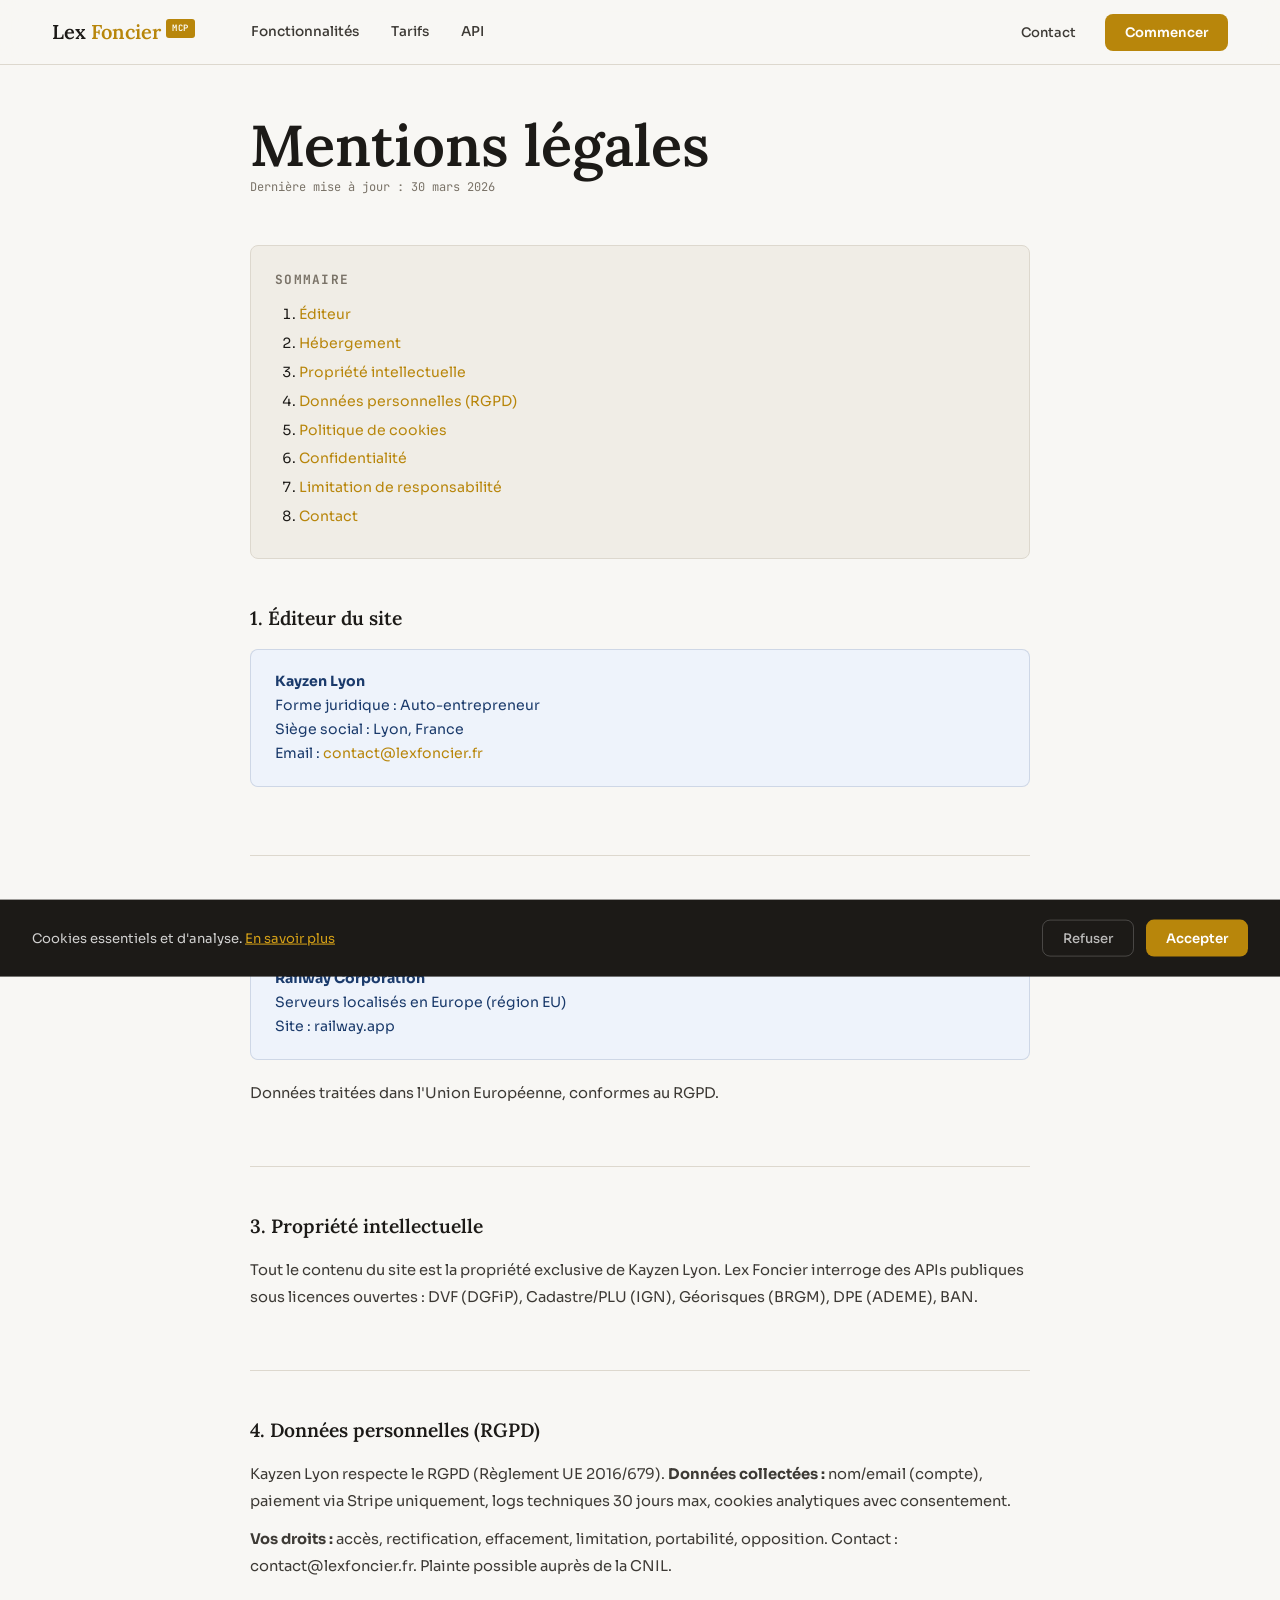
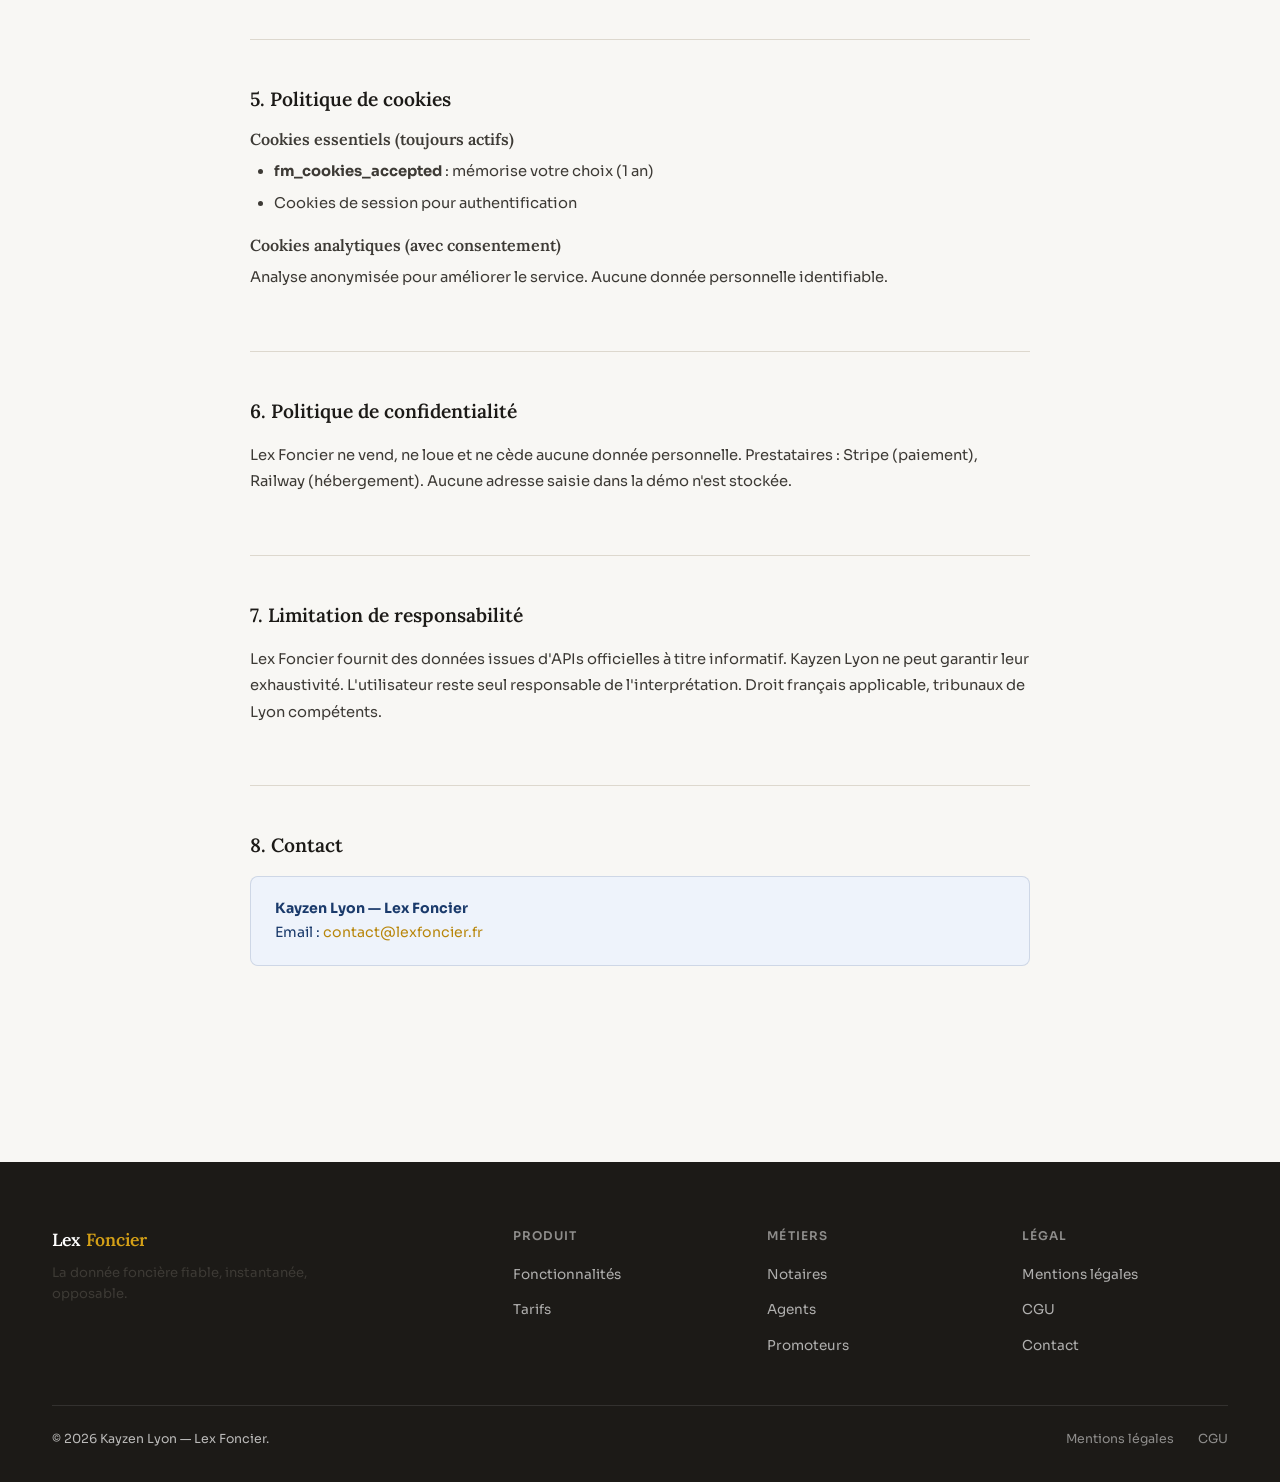
<file: static/mentions-legales.html>
<!DOCTYPE html>
<html lang="fr"><head>
<meta charset="UTF-8"><meta name="viewport" content="width=device-width, initial-scale=1.0">
<title>Mentions légales — Lex Foncier</title>
<link rel="stylesheet" href="assets/style.css">
<style>.legal-page{padding:7rem 0 5rem}.legal-inner{max-width:780px;margin:0 auto}.legal-date{font-family:var(--mono);font-size:0.75rem;color:var(--c-muted);margin-bottom:3rem}.legal-section{margin-bottom:3rem;padding-bottom:3rem;border-bottom:1px solid var(--c-border)}.legal-section:last-child{border-bottom:none}.legal-section h2{font-size:1.2rem;margin-bottom:1.25rem;scroll-margin-top:100px}.legal-section h3{font-size:1rem;font-weight:600;margin:1.25rem 0 0.6rem;color:var(--c-ink2)}.legal-section p{font-size:0.92rem;color:var(--c-ink2);line-height:1.8;margin-bottom:0.75rem}.legal-section ul{padding-left:1.5rem;margin-bottom:0.75rem}.legal-section li{font-size:0.92rem;color:var(--c-ink2);line-height:1.8;margin-bottom:0.3rem}.legal-section a{color:var(--c-gold)}.info-box{background:var(--c-blue-light);border:1px solid rgba(26,58,107,0.15);border-radius:var(--radius);padding:1.25rem 1.5rem;margin-bottom:1.25rem}.info-box p{font-size:0.88rem;line-height:1.7;margin:0;color:var(--c-blue)}.toc{background:var(--c-bg2);border:1px solid var(--c-border);border-radius:var(--radius);padding:1.5rem;margin-bottom:3rem}.toc h4{font-size:0.8rem;text-transform:uppercase;letter-spacing:0.1em;color:var(--c-muted);margin-bottom:0.75rem;font-family:var(--mono)}.toc ol{padding-left:1.5rem}.toc li{font-size:0.88rem;margin-bottom:0.4rem}.toc a{color:var(--c-gold)}</style>
</head><body>
<nav class="site-nav"><div class="container"><div class="nav-inner">
<a href="index.html" class="nav-logo">Lex <span>Foncier</span><span class="badge">MCP</span></a>
<div class="nav-main"><div class="nav-item"><a href="fonctionnalites.html" class="nav-link">Fonctionnalités</a></div><div class="nav-item"><a href="tarifs.html" class="nav-link">Tarifs</a></div><div class="nav-item"><a href="api.html" class="nav-link">API</a></div></div>
<div class="nav-actions"><a href="mailto:contact@lexfoncier.fr" class="btn-nav-login">Contact</a><a href="tarifs.html" class="btn-nav-cta">Commencer</a><button class="nav-mobile-btn">☰</button></div>
</div></div></nav>
<div id="cookie-banner"><div class="cookie-text">Cookies essentiels et d'analyse. <a href="#cookies">En savoir plus</a></div><div class="cookie-actions"><button id="cookie-refuse" class="btn-cookie-refuse">Refuser</button><button id="cookie-accept" class="btn-cookie-accept">Accepter</button></div></div>
<div class="legal-page"><div class="container"><div class="legal-inner">
<h1>Mentions légales</h1><div class="legal-date">Dernière mise à jour : 30 mars 2026</div>
<div class="toc"><h4>Sommaire</h4><ol><li><a href="#editeur">Éditeur</a></li><li><a href="#hebergement">Hébergement</a></li><li><a href="#propriete">Propriété intellectuelle</a></li><li><a href="#donnees">Données personnelles (RGPD)</a></li><li><a href="#cookies">Politique de cookies</a></li><li><a href="#confidentialite">Confidentialité</a></li><li><a href="#responsabilite">Limitation de responsabilité</a></li><li><a href="#contact">Contact</a></li></ol></div>
<div class="legal-section" id="editeur"><h2>1. Éditeur du site</h2><div class="info-box"><p><strong>Kayzen Lyon</strong><br>Forme juridique : Auto-entrepreneur<br>Siège social : Lyon, France<br>Email : <a href="mailto:contact@lexfoncier.fr">contact@lexfoncier.fr</a></p></div></div>
<div class="legal-section" id="hebergement"><h2>2. Hébergement</h2><div class="info-box"><p><strong>Railway Corporation</strong><br>Serveurs localisés en Europe (région EU)<br>Site : railway.app</p></div><p>Données traitées dans l'Union Européenne, conformes au RGPD.</p></div>
<div class="legal-section" id="propriete"><h2>3. Propriété intellectuelle</h2><p>Tout le contenu du site est la propriété exclusive de Kayzen Lyon. Lex Foncier interroge des APIs publiques sous licences ouvertes : DVF (DGFiP), Cadastre/PLU (IGN), Géorisques (BRGM), DPE (ADEME), BAN.</p></div>
<div class="legal-section" id="donnees"><h2>4. Données personnelles (RGPD)</h2><p>Kayzen Lyon respecte le RGPD (Règlement UE 2016/679). <strong>Données collectées :</strong> nom/email (compte), paiement via Stripe uniquement, logs techniques 30 jours max, cookies analytiques avec consentement.</p><p><strong>Vos droits :</strong> accès, rectification, effacement, limitation, portabilité, opposition. Contact : contact@lexfoncier.fr. Plainte possible auprès de la CNIL.</p></div><div class="legal-section" id="cookies"><h2>5. Politique de cookies</h2><h3>Cookies essentiels (toujours actifs)</h3><ul><li><strong>fm_cookies_accepted</strong> : mémorise votre choix (1 an)</li><li>Cookies de session pour authentification</li></ul><h3>Cookies analytiques (avec consentement)</h3><p>Analyse anonymisée pour améliorer le service. Aucune donnée personnelle identifiable.</p></div>
<div class="legal-section" id="confidentialite"><h2>6. Politique de confidentialité</h2><p>Lex Foncier ne vend, ne loue et ne cède aucune donnée personnelle. Prestataires : Stripe (paiement), Railway (hébergement). Aucune adresse saisie dans la démo n'est stockée.</p></div>
<div class="legal-section" id="responsabilite"><h2>7. Limitation de responsabilité</h2><p>Lex Foncier fournit des données issues d'APIs officielles à titre informatif. Kayzen Lyon ne peut garantir leur exhaustivité. L'utilisateur reste seul responsable de l'interprétation. Droit français applicable, tribunaux de Lyon compétents.</p></div>
<div class="legal-section" id="contact"><h2>8. Contact</h2><div class="info-box"><p><strong>Kayzen Lyon — Lex Foncier</strong><br>Email : <a href="mailto:contact@lexfoncier.fr">contact@lexfoncier.fr</a></p></div></div>
</div></div></div>
<footer class="site-footer"><div class="container"><div class="footer-grid">
<div class="footer-brand"><div style="font-family:'Lora',serif;font-size:1.1rem;font-weight:600;color:white;margin-bottom:0.5rem">Lex <span style="color:#D4A017">Foncier</span></div><p>La donnée foncière fiable, instantanée, opposable.</p></div>
<div class="footer-col"><h4>Produit</h4><ul class="footer-links"><li><a href="fonctionnalites.html">Fonctionnalités</a></li><li><a href="tarifs.html">Tarifs</a></li></ul></div>
<div class="footer-col"><h4>Métiers</h4><ul class="footer-links"><li><a href="notaires.html">Notaires</a></li><li><a href="agents.html">Agents</a></li><li><a href="promoteurs.html">Promoteurs</a></li></ul></div>
<div class="footer-col"><h4>Légal</h4><ul class="footer-links"><li><a href="mentions-legales.html">Mentions légales</a></li><li><a href="cgu.html">CGU</a></li><li><a href="mailto:contact@lexfoncier.fr">Contact</a></li></ul></div>
</div><div class="footer-bottom"><div>© 2026 Kayzen Lyon — Lex Foncier.</div><div class="footer-legal"><a href="mentions-legales.html">Mentions légales</a><a href="cgu.html">CGU</a></div></div></div></footer>
<script src="assets/app.js"></script></body></html>
</file>
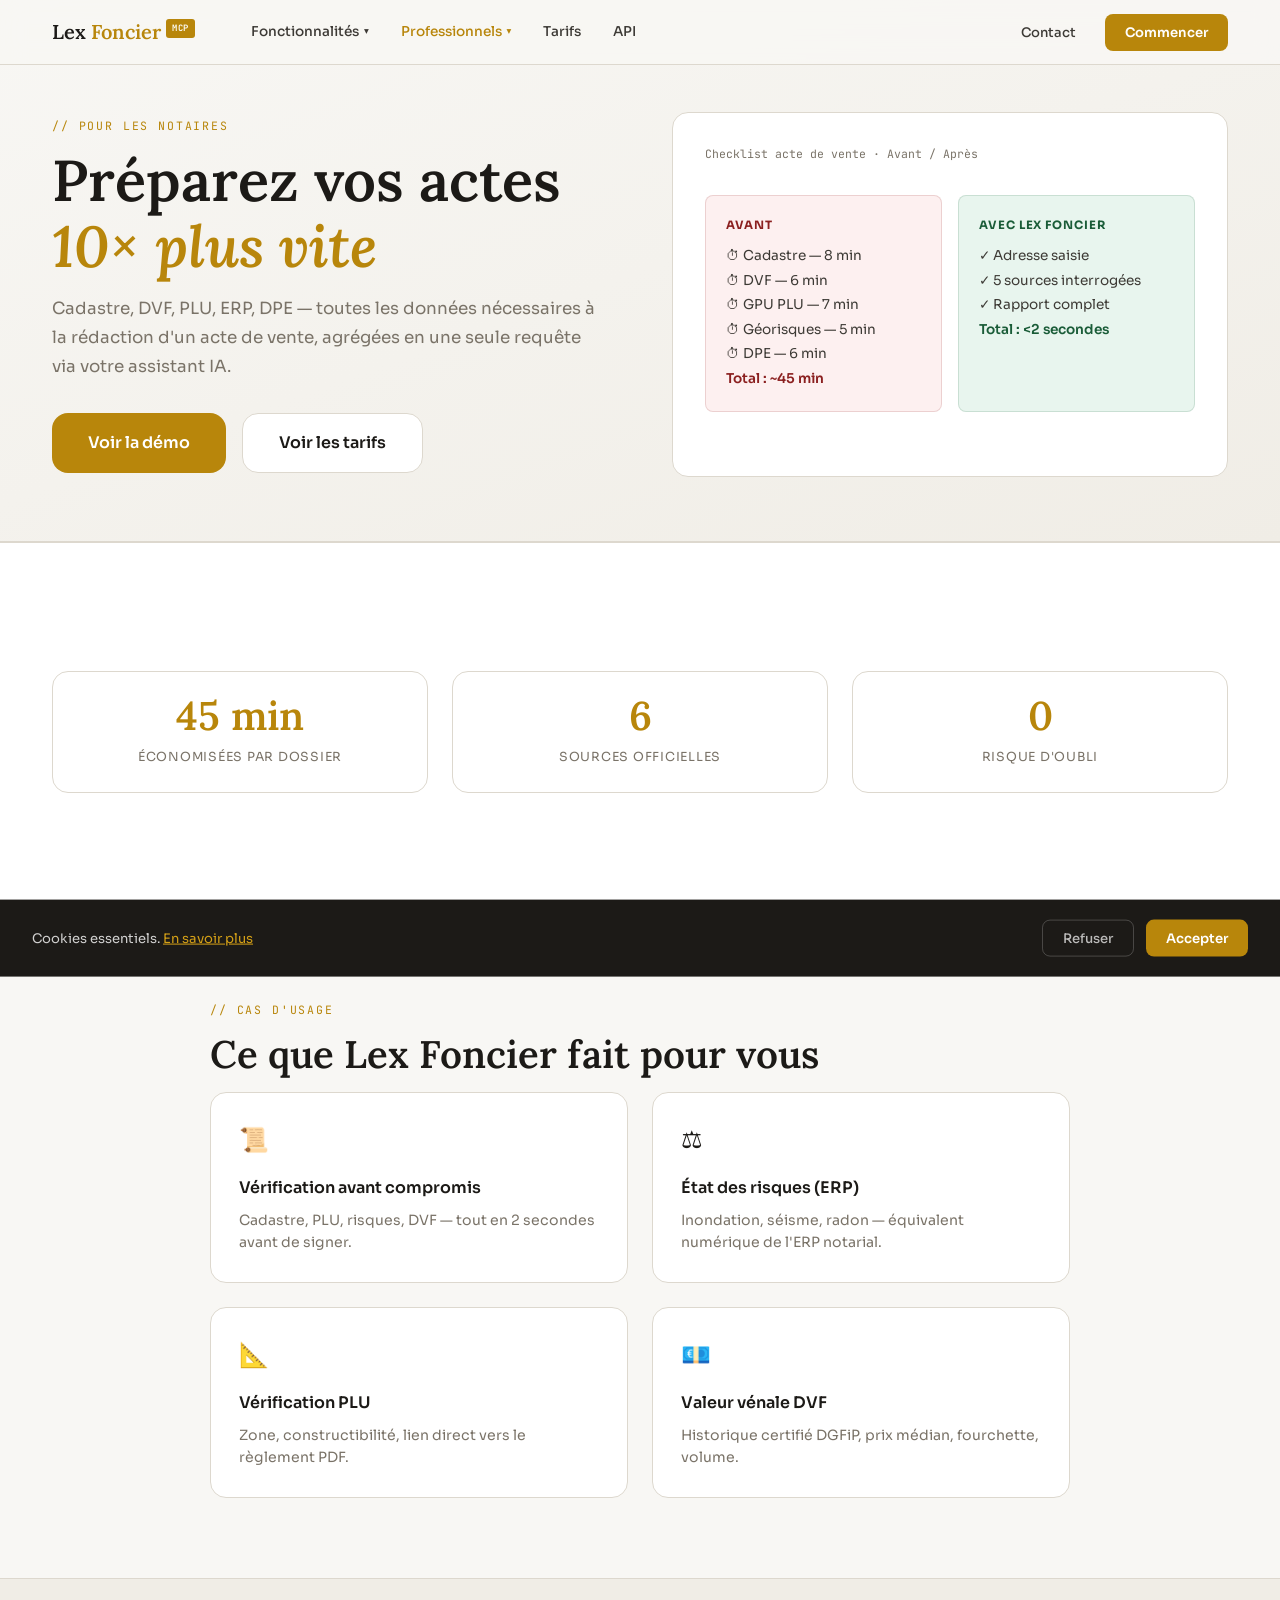
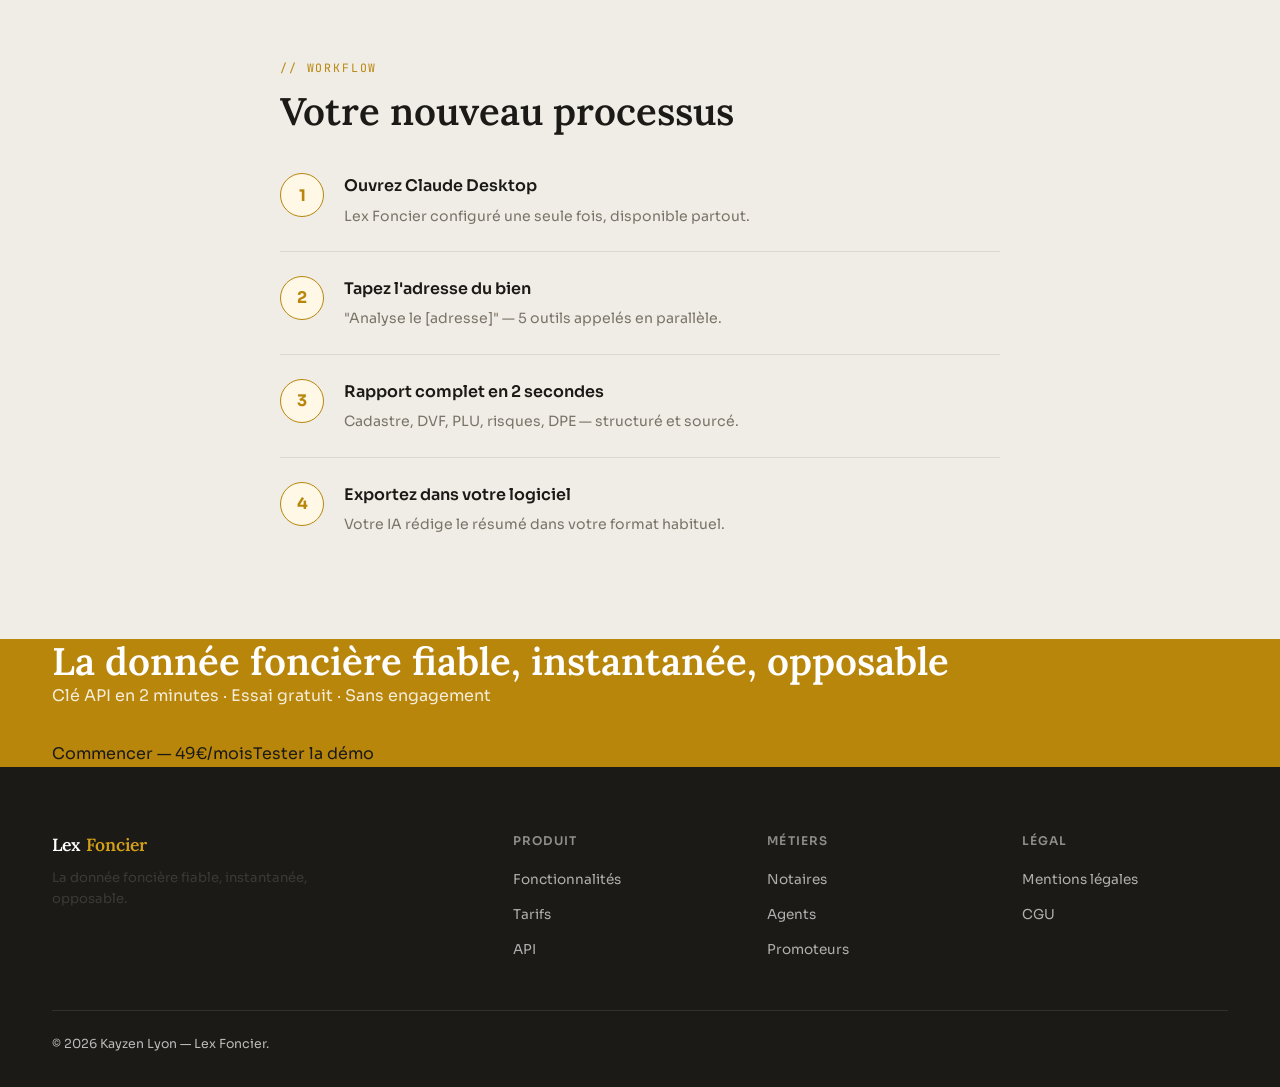
<file: static/notaires.html>
<!DOCTYPE html>
<html lang="fr"><head>
<meta charset="UTF-8">
  <meta name="description" content="Lex Foncier agrège cadastre IGN, DVF DGFiP, PLU, géorisques BRGM (ERP) et DPE ADEME en moins de 10s. Les notaires économisent 40 minutes par dossier. Essai gratuit.">
  <meta name="robots" content="index, follow">
  <link rel="canonical" href="https://app-production-71c1.up.railway.app/notaires.html">
  <meta property="og:title" content="Lex Foncier Notaires — 40 minutes économisées par acte notarié">
  <meta property="og:description" content="Lex Foncier agrège cadastre IGN, DVF DGFiP, PLU, géorisques BRGM (ERP) et DPE ADEME en moins de 10s. Économisez 40 minutes par dossier.">
  <meta property="og:type" content="website">
  <meta property="og:url" content="https://app-production-71c1.up.railway.app/notaires.html">
  <meta property="og:locale" content="fr_FR">
  <meta property="og:site_name" content="Lex Foncier">
  <meta name="twitter:card" content="summary_large_image">
  <meta name="twitter:title" content="Lex Foncier pour Notaires — ERP numérique en 10 secondes">
  <script type="application/ld+json">
  [{"@context":"https://schema.org","@type":"Service","name":"Lex Foncier pour Notaires","description":"Service d'analyse foncière automatisée pour offices notariaux. Cadastre IGN, DVF DGFiP, PLU GPU, ERP Géorisques BRGM et DPE ADEME en moins de 10 secondes. Compatible Claude Desktop et API MCP.","provider":{"@type":"Organization","name":"Lex Foncier","url":"https://app-production-71c1.up.railway.app"},"serviceType":"Analyse foncière — Données officielles","areaServed":{"@type":"Country","name":"France"},"audience":{"@type":"Audience","audienceType":"Notaires, offices notariaux, clercs de notaire"}},{"@context":"https://schema.org","@type":"BreadcrumbList","itemListElement":[{"@type":"ListItem","position":1,"name":"Lex Foncier","item":"https://app-production-71c1.up.railway.app/"},{"@type":"ListItem","position":2,"name":"Notaires","item":"https://app-production-71c1.up.railway.app/notaires.html"}]}]
  </script><meta name="viewport" content="width=device-width, initial-scale=1.0">
<title>Lex Foncier pour Notaires — Cadastre, DVF, ERP en 10 secondes | -40min/dossier</title>
<link rel="stylesheet" href="assets/style.css">
<style>.page-hero{padding:7rem 0 4rem;background:linear-gradient(160deg,var(--c-bg) 0%,var(--c-bg2) 100%);border-bottom:1px solid var(--c-border)}.hero-grid{display:grid;grid-template-columns:1fr 1fr;gap:4rem;align-items:center}.metric-grid{display:grid;grid-template-columns:repeat(3,1fr);gap:1.5rem;margin:3rem 0}.metric-card{background:var(--c-surface);border:1px solid var(--c-border);border-radius:var(--radius-lg);padding:1.5rem;text-align:center}.metric-val{font-family:var(--serif);font-size:2.5rem;font-weight:600;color:var(--c-gold);display:block;line-height:1;margin-bottom:0.4rem}.metric-label{font-size:0.78rem;color:var(--c-muted);text-transform:uppercase;letter-spacing:0.06em}.use-cases{display:grid;grid-template-columns:repeat(2,1fr);gap:1.5rem}.use-case{background:var(--c-surface);border:1px solid var(--c-border);border-radius:var(--radius-lg);padding:1.75rem}.use-case-icon{font-size:1.5rem;margin-bottom:1rem}.use-case-title{font-weight:600;margin-bottom:0.5rem}.use-case-desc{font-size:0.88rem;color:var(--c-muted);line-height:1.6}.workflow-list{display:flex;flex-direction:column;gap:0}.wf-item{display:grid;grid-template-columns:44px 1fr;gap:1.25rem;padding:1.5rem 0;border-bottom:1px solid var(--c-border)}.wf-item:last-child{border-bottom:none}.wf-num{width:44px;height:44px;border-radius:50%;background:var(--c-gold-pale);border:1.5px solid var(--c-gold);display:flex;align-items:center;justify-content:center;font-weight:700;color:var(--c-gold);flex-shrink:0}.wf-title{font-weight:600;margin-bottom:0.35rem}.wf-desc{font-size:0.88rem;color:var(--c-muted);line-height:1.6}.before-after{display:grid;grid-template-columns:1fr 1fr;gap:1rem;margin:2rem 0}.ba-box{padding:1.25rem;border-radius:var(--radius)}.ba-before{background:var(--c-red-light);border:1px solid rgba(139,32,32,0.15)}.ba-after{background:var(--c-green-light);border:1px solid rgba(26,92,56,0.15)}.ba-label{font-size:0.72rem;font-weight:700;text-transform:uppercase;letter-spacing:0.08em;margin-bottom:0.6rem}.ba-before .ba-label{color:var(--c-red)}.ba-after .ba-label{color:var(--c-green)}.ba-items{list-style:none;font-size:0.85rem;color:var(--c-ink2);line-height:1.8}@media(max-width:800px){.hero-grid,.use-cases,.before-after{grid-template-columns:1fr}.metric-grid{grid-template-columns:1fr 1fr}}
</style>
</head><body>
<nav class="site-nav"><div class="container"><div class="nav-inner">
<a href="index.html" class="nav-logo">Lex <span>Foncier</span><span class="badge">MCP</span></a>
<div class="nav-main">
<div class="nav-item"><a href="fonctionnalites.html" class="nav-link">Fonctionnalités <span class="nav-chevron">▾</span></a><div class="mega-menu"><a href="fonctionnalites.html#cadastre" class="mega-item"><div class="mega-icon">🗺</div><div><div class="mega-text-title">Cadastre</div><div class="mega-text-desc">IGN</div></div></a><a href="fonctionnalites.html#dvf" class="mega-item"><div class="mega-icon">💶</div><div><div class="mega-text-title">Prix DVF</div><div class="mega-text-desc">DGFiP</div></div></a><a href="fonctionnalites.html#plu" class="mega-item"><div class="mega-icon">📐</div><div><div class="mega-text-title">PLU</div><div class="mega-text-desc">DGALN</div></div></a><a href="fonctionnalites.html#georisques" class="mega-item"><div class="mega-icon">⚠️</div><div><div class="mega-text-title">Géorisques</div><div class="mega-text-desc">BRGM</div></div></a></div></div>
<div class="nav-item"><a href="#" class="nav-link active">Professionnels <span class="nav-chevron">▾</span></a><div class="mega-menu"><a href="notaires.html" class="mega-item"><div class="mega-icon">⚖️</div><div><div class="mega-text-title">Notaires</div><div class="mega-text-desc">Actes 10× plus vite</div></div></a><a href="agents.html" class="mega-item"><div class="mega-icon">🏢</div><div><div class="mega-text-title">Agents</div></div></a><a href="promoteurs.html" class="mega-item"><div class="mega-icon">🏗️</div><div><div class="mega-text-title">Promoteurs</div></div></a></div></div>
<div class="nav-item"><a href="tarifs.html" class="nav-link">Tarifs</a></div><div class="nav-item"><a href="api.html" class="nav-link">API</a></div>
</div>
<div class="nav-actions"><a href="mailto:contact@lexfoncier.fr" class="btn-nav-login">Contact</a><a href="tarifs.html" class="btn-nav-cta">Commencer</a><button class="nav-mobile-btn">☰</button></div>
</div></div></nav>
<div id="cookie-banner"><div class="cookie-text">Cookies essentiels. <a href="mentions-legales.html#cookies">En savoir plus</a></div><div class="cookie-actions"><button id="cookie-refuse" class="btn-cookie-refuse">Refuser</button><button id="cookie-accept" class="btn-cookie-accept">Accepter</button></div></div>
<section class="page-hero section"><div class="container"><div class="hero-grid"><div>
<span class="section-eyebrow">// Pour les notaires</span>
<h1 style="margin-bottom:1rem">Préparez vos actes<br><em style="color:var(--c-gold)">10× plus vite</em></h1>
<p style="font-size:1.05rem;color:var(--c-muted);max-width:50ch;line-height:1.7;margin-bottom:2rem">Cadastre, DVF, PLU, ERP, DPE — toutes les données nécessaires à la rédaction d'un acte de vente, agrégées en une seule requête via votre assistant IA.</p>
<div style="display:flex;gap:1rem;flex-wrap:wrap"><a href="index.html#demo" class="btn btn-primary btn-lg">Voir la démo</a><a href="tarifs.html" class="btn btn-secondary btn-lg">Voir les tarifs</a></div>
</div>
<div style="background:var(--c-surface);border:1px solid var(--c-border);border-radius:var(--radius-lg);padding:2rem">
<div style="font-family:var(--mono);font-size:0.72rem;color:var(--c-muted);margin-bottom:1.25rem">Checklist acte de vente · Avant / Après</div>
<div class="before-after">
<div class="ba-box ba-before"><div class="ba-label">Avant</div><ul class="ba-items"><li>⏱ Cadastre — 8 min</li><li>⏱ DVF — 6 min</li><li>⏱ GPU PLU — 7 min</li><li>⏱ Géorisques — 5 min</li><li>⏱ DPE — 6 min</li><li style="font-weight:600;color:var(--c-red)">Total : ~45 min</li></ul></div>
<div class="ba-box ba-after"><div class="ba-label">Avec Lex Foncier</div><ul class="ba-items"><li>✓ Adresse saisie</li><li>✓ 5 sources interrogées</li><li>✓ Rapport complet</li><li style="font-weight:600;color:var(--c-green)">Total : &lt;2 secondes</li></ul></div>
</div></div></div></div></section><section class="section" style="background:var(--c-surface);border-top:1px solid var(--c-border)"><div class="container"><div class="metric-grid">
<div class="metric-card"><span class="metric-val">45 min</span><span class="metric-label">Économisées par dossier</span></div>
<div class="metric-card"><span class="metric-val">6</span><span class="metric-label">Sources officielles</span></div>
<div class="metric-card"><span class="metric-val">0</span><span class="metric-label">Risque d'oubli</span></div>
</div></div></section>
<section class="section"><div class="container"><div style="max-width:860px;margin:0 auto">
<span class="section-eyebrow">// Cas d'usage</span>
<h2 class="section-title">Ce que Lex Foncier fait pour vous</h2>
<div class="use-cases">
<div class="use-case"><div class="use-case-icon">📜</div><div class="use-case-title">Vérification avant compromis</div><p class="use-case-desc">Cadastre, PLU, risques, DVF — tout en 2 secondes avant de signer.</p></div>
<div class="use-case"><div class="use-case-icon">⚖️</div><div class="use-case-title">État des risques (ERP)</div><p class="use-case-desc">Inondation, séisme, radon — équivalent numérique de l'ERP notarial.</p></div>
<div class="use-case"><div class="use-case-icon">📐</div><div class="use-case-title">Vérification PLU</div><p class="use-case-desc">Zone, constructibilité, lien direct vers le règlement PDF.</p></div>
<div class="use-case"><div class="use-case-icon">💶</div><div class="use-case-title">Valeur vénale DVF</div><p class="use-case-desc">Historique certifié DGFiP, prix médian, fourchette, volume.</p></div>
</div></div></div></section>
<section class="section" style="background:var(--c-bg2);border-top:1px solid var(--c-border)"><div class="container"><div style="max-width:720px;margin:0 auto">
<span class="section-eyebrow">// Workflow</span>
<h2 class="section-title">Votre nouveau processus</h2>
<div class="workflow-list">
<div class="wf-item"><div class="wf-num">1</div><div><div class="wf-title">Ouvrez Claude Desktop</div><p class="wf-desc">Lex Foncier configuré une seule fois, disponible partout.</p></div></div>
<div class="wf-item"><div class="wf-num">2</div><div><div class="wf-title">Tapez l'adresse du bien</div><p class="wf-desc">"Analyse le [adresse]" — 5 outils appelés en parallèle.</p></div></div>
<div class="wf-item"><div class="wf-num">3</div><div><div class="wf-title">Rapport complet en 2 secondes</div><p class="wf-desc">Cadastre, DVF, PLU, risques, DPE — structuré et sourcé.</p></div></div>
<div class="wf-item"><div class="wf-num">4</div><div><div class="wf-title">Exportez dans votre logiciel</div><p class="wf-desc">Votre IA rédige le résumé dans votre format habituel.</p></div></div>
</div></div></div></section>
<section class="cta-banner" style="background:var(--c-gold)"><div class="container">
<h2 style="font-family:'Lora',serif;color:white">La donnée foncière fiable, instantanée, opposable</h2>
<p style="color:rgba(255,255,255,0.85);margin-bottom:2rem">Clé API en 2 minutes · Essai gratuit · Sans engagement</p>
<div class="cta-actions"><a href="tarifs.html" class="btn-cta-white">Commencer — 49€/mois</a><a href="index.html#demo" class="btn-cta-outline">Tester la démo</a></div>
</div></section>
<footer class="site-footer"><div class="container"><div class="footer-grid">
<div class="footer-brand"><div style="font-family:'Lora',serif;font-size:1.1rem;font-weight:600;color:white;margin-bottom:0.5rem">Lex <span style="color:#D4A017">Foncier</span></div><p>La donnée foncière fiable, instantanée, opposable.</p></div>
<div class="footer-col"><h4>Produit</h4><ul class="footer-links"><li><a href="fonctionnalites.html">Fonctionnalités</a></li><li><a href="tarifs.html">Tarifs</a></li><li><a href="api.html">API</a></li></ul></div>
<div class="footer-col"><h4>Métiers</h4><ul class="footer-links"><li><a href="notaires.html">Notaires</a></li><li><a href="agents.html">Agents</a></li><li><a href="promoteurs.html">Promoteurs</a></li></ul></div>
<div class="footer-col"><h4>Légal</h4><ul class="footer-links"><li><a href="mentions-legales.html">Mentions légales</a></li><li><a href="cgu.html">CGU</a></li></ul></div>
</div><div class="footer-bottom"><div>© 2026 Kayzen Lyon — Lex Foncier.</div></div></div></footer>
<script src="assets/app.js"></script></body></html>
</file>
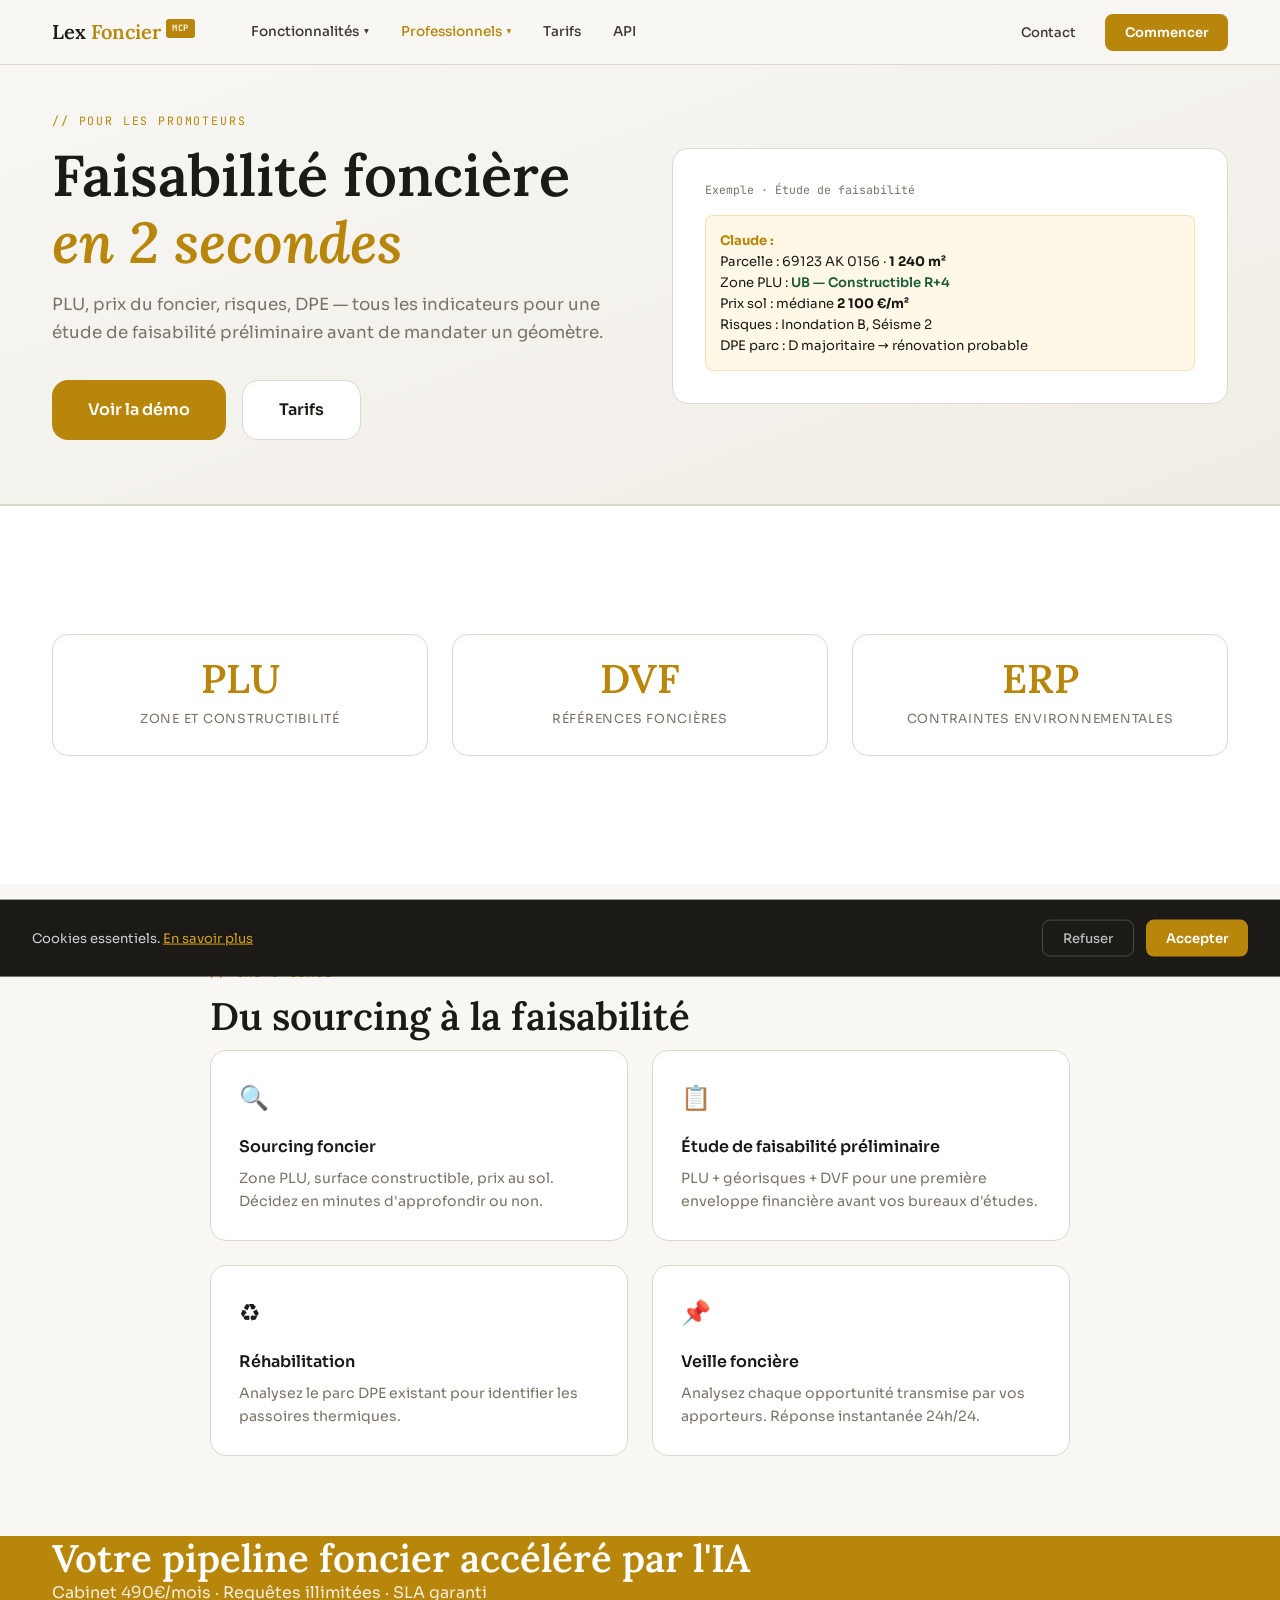
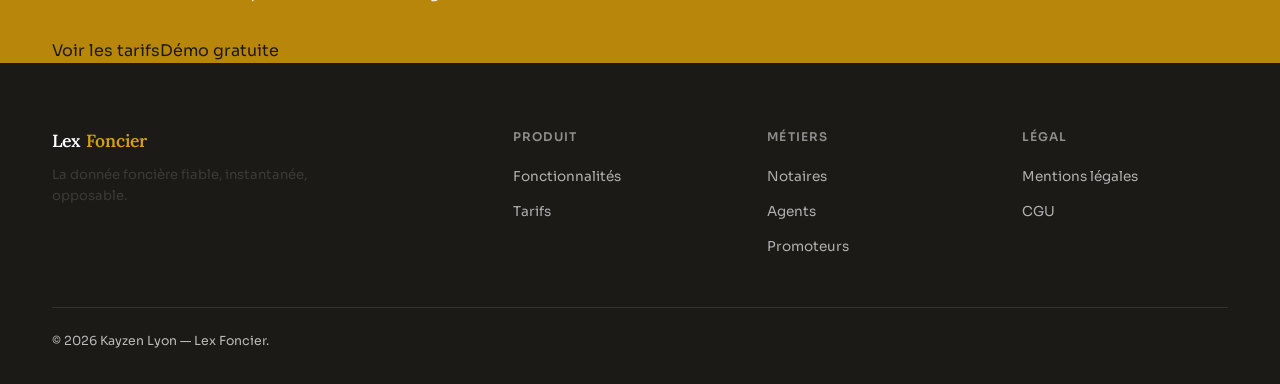
<file: static/promoteurs.html>
<!DOCTYPE html>
<html lang="fr"><head>
<meta charset="UTF-8">
  <meta name="description" content="Analyse de faisabilité foncière en 10 secondes : zone PLU, surface cadastrale IGN, prix DVF DGFiP, géorisques BRGM. Accélère le sourcing et le screening des terrains pour promoteurs.">
  <meta name="robots" content="index, follow">
  <link rel="canonical" href="https://app-production-71c1.up.railway.app/promoteurs.html">
  <meta property="og:title" content="Lex Foncier Promoteurs — Faisabilité Foncière en 10 Secondes">
  <meta property="og:description" content="Zone PLU, surface cadastrale, prix DVF et géorisques en 10 secondes. Accélère le sourcing et screening foncier pour promoteurs immobiliers.">
  <meta property="og:type" content="website">
  <meta property="og:url" content="https://app-production-71c1.up.railway.app/promoteurs.html">
  <meta property="og:locale" content="fr_FR">
  <meta property="og:site_name" content="Lex Foncier">
  <meta name="twitter:card" content="summary_large_image">
  <meta name="twitter:title" content="Lex Foncier Promoteurs — Faisabilité foncière instantanée">
  <script type="application/ld+json">
  [{"@context":"https://schema.org","@type":"Service","name":"Lex Foncier pour Promoteurs Immobiliers","description":"Outil de faisabilité foncière pour promoteurs et marchands de biens. Zone PLU, surface cadastrale IGN, prix DVF DGFiP, géorisques BRGM en moins de 10 secondes. Accélère le screening et le sourcing foncier.","provider":{"@type":"Organization","name":"Lex Foncier","url":"https://app-production-71c1.up.railway.app"},"serviceType":"Analyse foncière — Faisabilité — Sourcing terrain","areaServed":{"@type":"Country","name":"France"},"audience":{"@type":"Audience","audienceType":"Promoteurs immobiliers, marchands de biens, foncières"}},{"@context":"https://schema.org","@type":"BreadcrumbList","itemListElement":[{"@type":"ListItem","position":1,"name":"Lex Foncier","item":"https://app-production-71c1.up.railway.app/"},{"@type":"ListItem","position":2,"name":"Promoteurs","item":"https://app-production-71c1.up.railway.app/promoteurs.html"}]}]
  </script><meta name="viewport" content="width=device-width, initial-scale=1.0">
<title>Lex Foncier pour Promoteurs — Faisabilité Foncière : PLU, DVF, Cadastre en 10s</title>
<link rel="stylesheet" href="assets/style.css">
<style>.page-hero{padding:7rem 0 4rem;background:linear-gradient(160deg,var(--c-bg) 0%,var(--c-bg2) 100%);border-bottom:1px solid var(--c-border)}.hero-grid{display:grid;grid-template-columns:1fr 1fr;gap:4rem;align-items:center}.metric-grid{display:grid;grid-template-columns:repeat(3,1fr);gap:1.5rem;margin:3rem 0}.metric-card{background:var(--c-surface);border:1px solid var(--c-border);border-radius:var(--radius-lg);padding:1.5rem;text-align:center}.metric-val{font-family:var(--serif);font-size:2.5rem;font-weight:600;color:var(--c-gold);display:block;line-height:1;margin-bottom:0.4rem}.metric-label{font-size:0.78rem;color:var(--c-muted);text-transform:uppercase;letter-spacing:0.06em}.use-cases{display:grid;grid-template-columns:repeat(2,1fr);gap:1.5rem}.use-case{background:var(--c-surface);border:1px solid var(--c-border);border-radius:var(--radius-lg);padding:1.75rem}.use-case-icon{font-size:1.5rem;margin-bottom:1rem}.use-case-title{font-weight:600;margin-bottom:0.5rem}.use-case-desc{font-size:0.88rem;color:var(--c-muted);line-height:1.6}@media(max-width:800px){.hero-grid,.use-cases{grid-template-columns:1fr}.metric-grid{grid-template-columns:1fr 1fr}}</style>
</head><body>
<nav class="site-nav"><div class="container"><div class="nav-inner">
<a href="index.html" class="nav-logo">Lex <span>Foncier</span><span class="badge">MCP</span></a>
<div class="nav-main">
<div class="nav-item"><a href="fonctionnalites.html" class="nav-link">Fonctionnalités <span class="nav-chevron">▾</span></a><div class="mega-menu"><a href="fonctionnalites.html#dvf" class="mega-item"><div class="mega-icon">💶</div><div><div class="mega-text-title">Prix DVF</div></div></a><a href="fonctionnalites.html#plu" class="mega-item"><div class="mega-icon">📐</div><div><div class="mega-text-title">PLU</div></div></a><a href="fonctionnalites.html#georisques" class="mega-item"><div class="mega-icon">⚠️</div><div><div class="mega-text-title">Géorisques</div></div></a></div></div>
<div class="nav-item"><a href="#" class="nav-link active">Professionnels <span class="nav-chevron">▾</span></a><div class="mega-menu"><a href="notaires.html" class="mega-item"><div class="mega-icon">⚖️</div><div><div class="mega-text-title">Notaires</div></div></a><a href="agents.html" class="mega-item"><div class="mega-icon">🏢</div><div><div class="mega-text-title">Agents</div></div></a><a href="promoteurs.html" class="mega-item"><div class="mega-icon">🏗️</div><div><div class="mega-text-title">Promoteurs</div></div></a></div></div>
<div class="nav-item"><a href="tarifs.html" class="nav-link">Tarifs</a></div><div class="nav-item"><a href="api.html" class="nav-link">API</a></div>
</div>
<div class="nav-actions"><a href="mailto:contact@lexfoncier.fr" class="btn-nav-login">Contact</a><a href="tarifs.html" class="btn-nav-cta">Commencer</a><button class="nav-mobile-btn">☰</button></div>
</div></div></nav>
<div id="cookie-banner"><div class="cookie-text">Cookies essentiels. <a href="mentions-legales.html#cookies">En savoir plus</a></div><div class="cookie-actions"><button id="cookie-refuse" class="btn-cookie-refuse">Refuser</button><button id="cookie-accept" class="btn-cookie-accept">Accepter</button></div></div>
<section class="page-hero section"><div class="container"><div class="hero-grid"><div>
<span class="section-eyebrow">// Pour les promoteurs</span>
<h1 style="margin-bottom:1rem">Faisabilité foncière<br><em style="color:var(--c-gold)">en 2 secondes</em></h1>
<p style="font-size:1.05rem;color:var(--c-muted);max-width:50ch;line-height:1.7;margin-bottom:2rem">PLU, prix du foncier, risques, DPE — tous les indicateurs pour une étude de faisabilité préliminaire avant de mandater un géomètre.</p>
<div style="display:flex;gap:1rem;flex-wrap:wrap"><a href="index.html#demo" class="btn btn-primary btn-lg">Voir la démo</a><a href="tarifs.html" class="btn btn-secondary btn-lg">Tarifs</a></div>
</div>
<div style="background:var(--c-surface);border:1px solid var(--c-border);border-radius:var(--radius-lg);padding:2rem">
<div style="font-family:var(--mono);font-size:0.72rem;color:var(--c-muted);margin-bottom:1rem">Exemple · Étude de faisabilité</div>
<div style="background:var(--c-gold-pale);border:1px solid rgba(184,134,11,0.2);border-radius:var(--radius);padding:0.85rem;font-size:0.82rem"><b style="color:var(--c-gold)">Claude :</b><br>Parcelle : 69123 AK 0156 · <b>1 240 m²</b><br>Zone PLU : <span style="color:var(--c-green);font-weight:600">UB — Constructible R+4</span><br>Prix sol : médiane <b>2 100 €/m²</b><br>Risques : Inondation B, Séisme 2<br>DPE parc : D majoritaire → rénovation probable</div>
</div></div></div></section>
<section class="section" style="background:var(--c-surface);border-top:1px solid var(--c-border)"><div class="container"><div class="metric-grid">
<div class="metric-card"><span class="metric-val">PLU</span><span class="metric-label">Zone et constructibilité</span></div>
<div class="metric-card"><span class="metric-val">DVF</span><span class="metric-label">Références foncières</span></div>
<div class="metric-card"><span class="metric-val">ERP</span><span class="metric-label">Contraintes environnementales</span></div>
</div></div></section>
<section class="section"><div class="container"><div style="max-width:860px;margin:0 auto">
<span class="section-eyebrow">// Cas d'usage</span><h2 class="section-title" style="margin-bottom:0.75rem">Du sourcing à la faisabilité</h2>
<div class="use-cases">
<div class="use-case"><div class="use-case-icon">🔍</div><div class="use-case-title">Sourcing foncier</div><p class="use-case-desc">Zone PLU, surface constructible, prix au sol. Décidez en minutes d'approfondir ou non.</p></div>
<div class="use-case"><div class="use-case-icon">📋</div><div class="use-case-title">Étude de faisabilité préliminaire</div><p class="use-case-desc">PLU + géorisques + DVF pour une première enveloppe financière avant vos bureaux d'études.</p></div>
<div class="use-case"><div class="use-case-icon">♻️</div><div class="use-case-title">Réhabilitation</div><p class="use-case-desc">Analysez le parc DPE existant pour identifier les passoires thermiques.</p></div>
<div class="use-case"><div class="use-case-icon">📌</div><div class="use-case-title">Veille foncière</div><p class="use-case-desc">Analysez chaque opportunité transmise par vos apporteurs. Réponse instantanée 24h/24.</p></div>
</div></div></div></section>
<section class="cta-banner" style="background:var(--c-gold)"><div class="container">
<h2 style="font-family:'Lora',serif;color:white">Votre pipeline foncier accéléré par l'IA</h2>
<p style="color:rgba(255,255,255,0.85);margin-bottom:2rem">Cabinet 490€/mois · Requêtes illimitées · SLA garanti</p>
<div class="cta-actions"><a href="tarifs.html" class="btn-cta-white">Voir les tarifs</a><a href="index.html#demo" class="btn-cta-outline">Démo gratuite</a></div>
</div></section>
<footer class="site-footer"><div class="container"><div class="footer-grid">
<div class="footer-brand"><div style="font-family:'Lora',serif;font-size:1.1rem;font-weight:600;color:white;margin-bottom:0.5rem">Lex <span style="color:#D4A017">Foncier</span></div><p>La donnée foncière fiable, instantanée, opposable.</p></div>
<div class="footer-col"><h4>Produit</h4><ul class="footer-links"><li><a href="fonctionnalites.html">Fonctionnalités</a></li><li><a href="tarifs.html">Tarifs</a></li></ul></div>
<div class="footer-col"><h4>Métiers</h4><ul class="footer-links"><li><a href="notaires.html">Notaires</a></li><li><a href="agents.html">Agents</a></li><li><a href="promoteurs.html">Promoteurs</a></li></ul></div>
<div class="footer-col"><h4>Légal</h4><ul class="footer-links"><li><a href="mentions-legales.html">Mentions légales</a></li><li><a href="cgu.html">CGU</a></li></ul></div>
</div><div class="footer-bottom"><div>© 2026 Kayzen Lyon — Lex Foncier.</div></div></div></footer>
<script src="assets/app.js"></script></body></html>
</file>
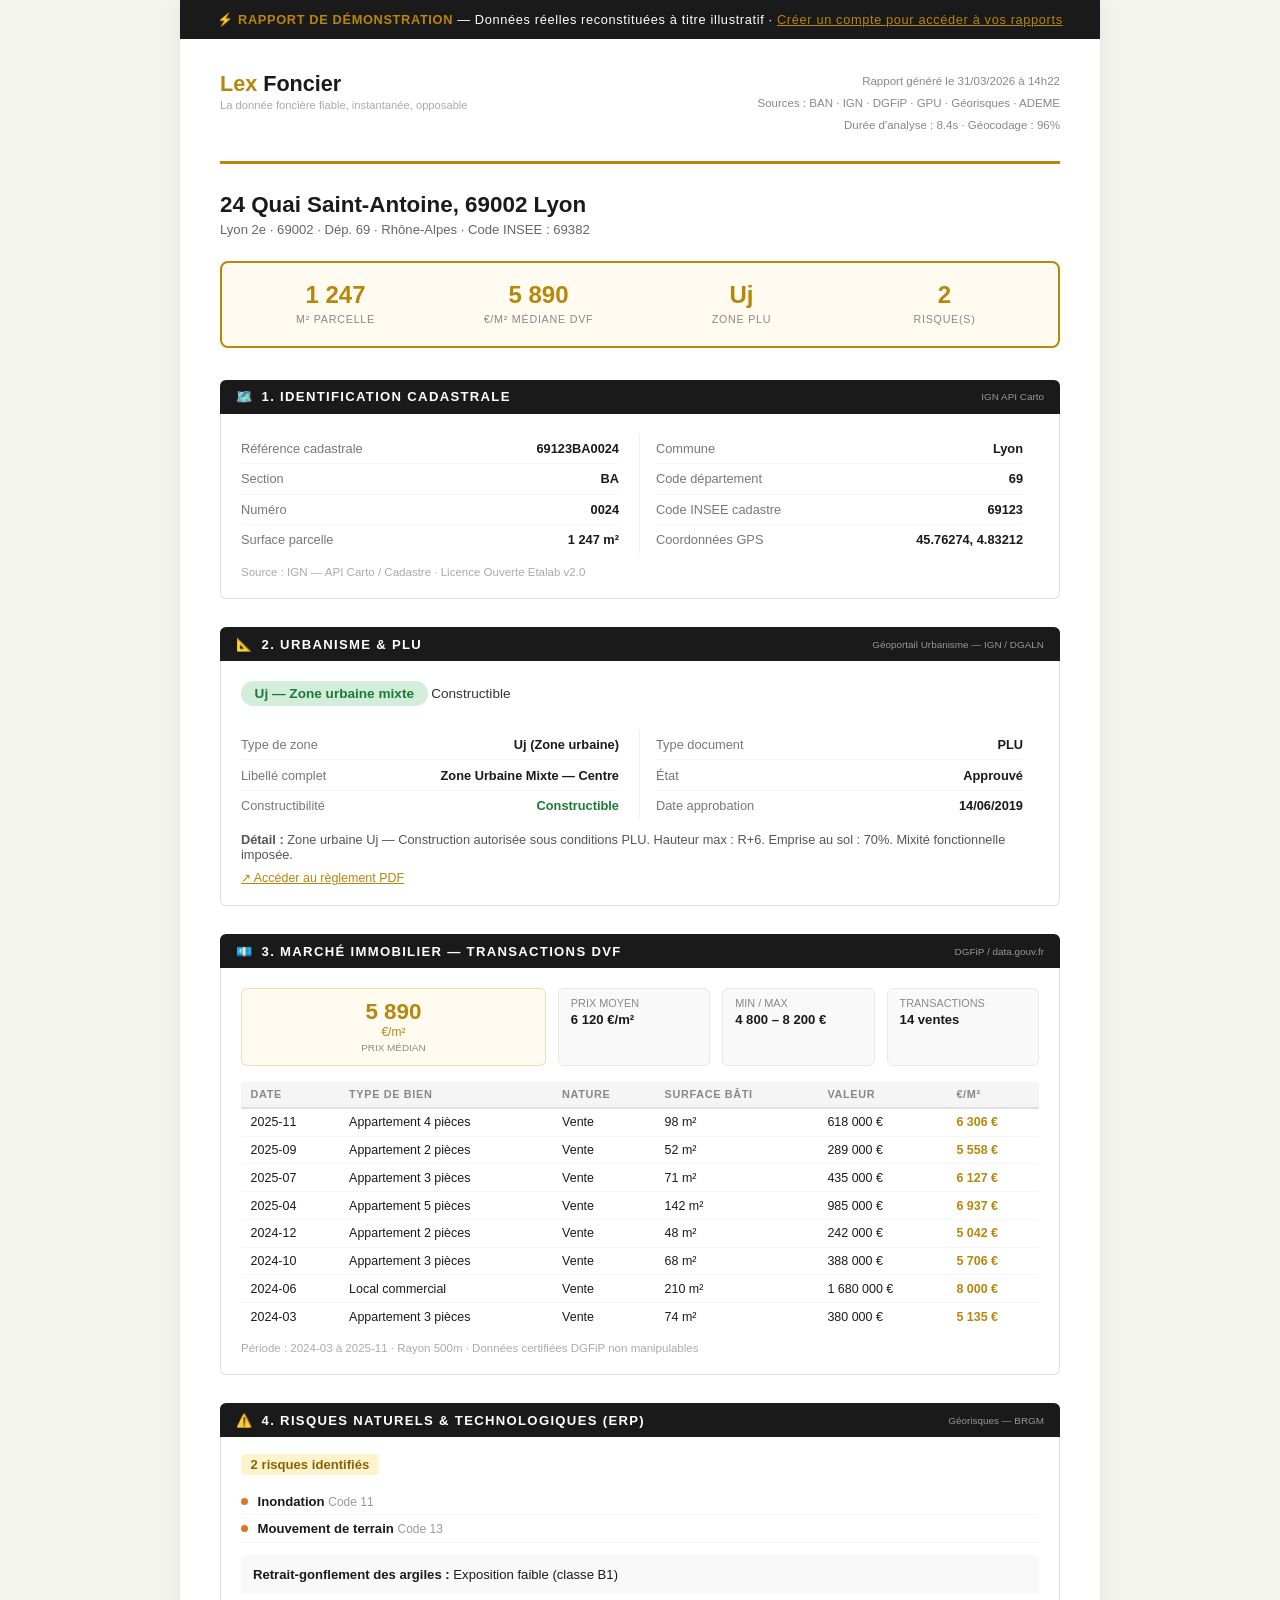
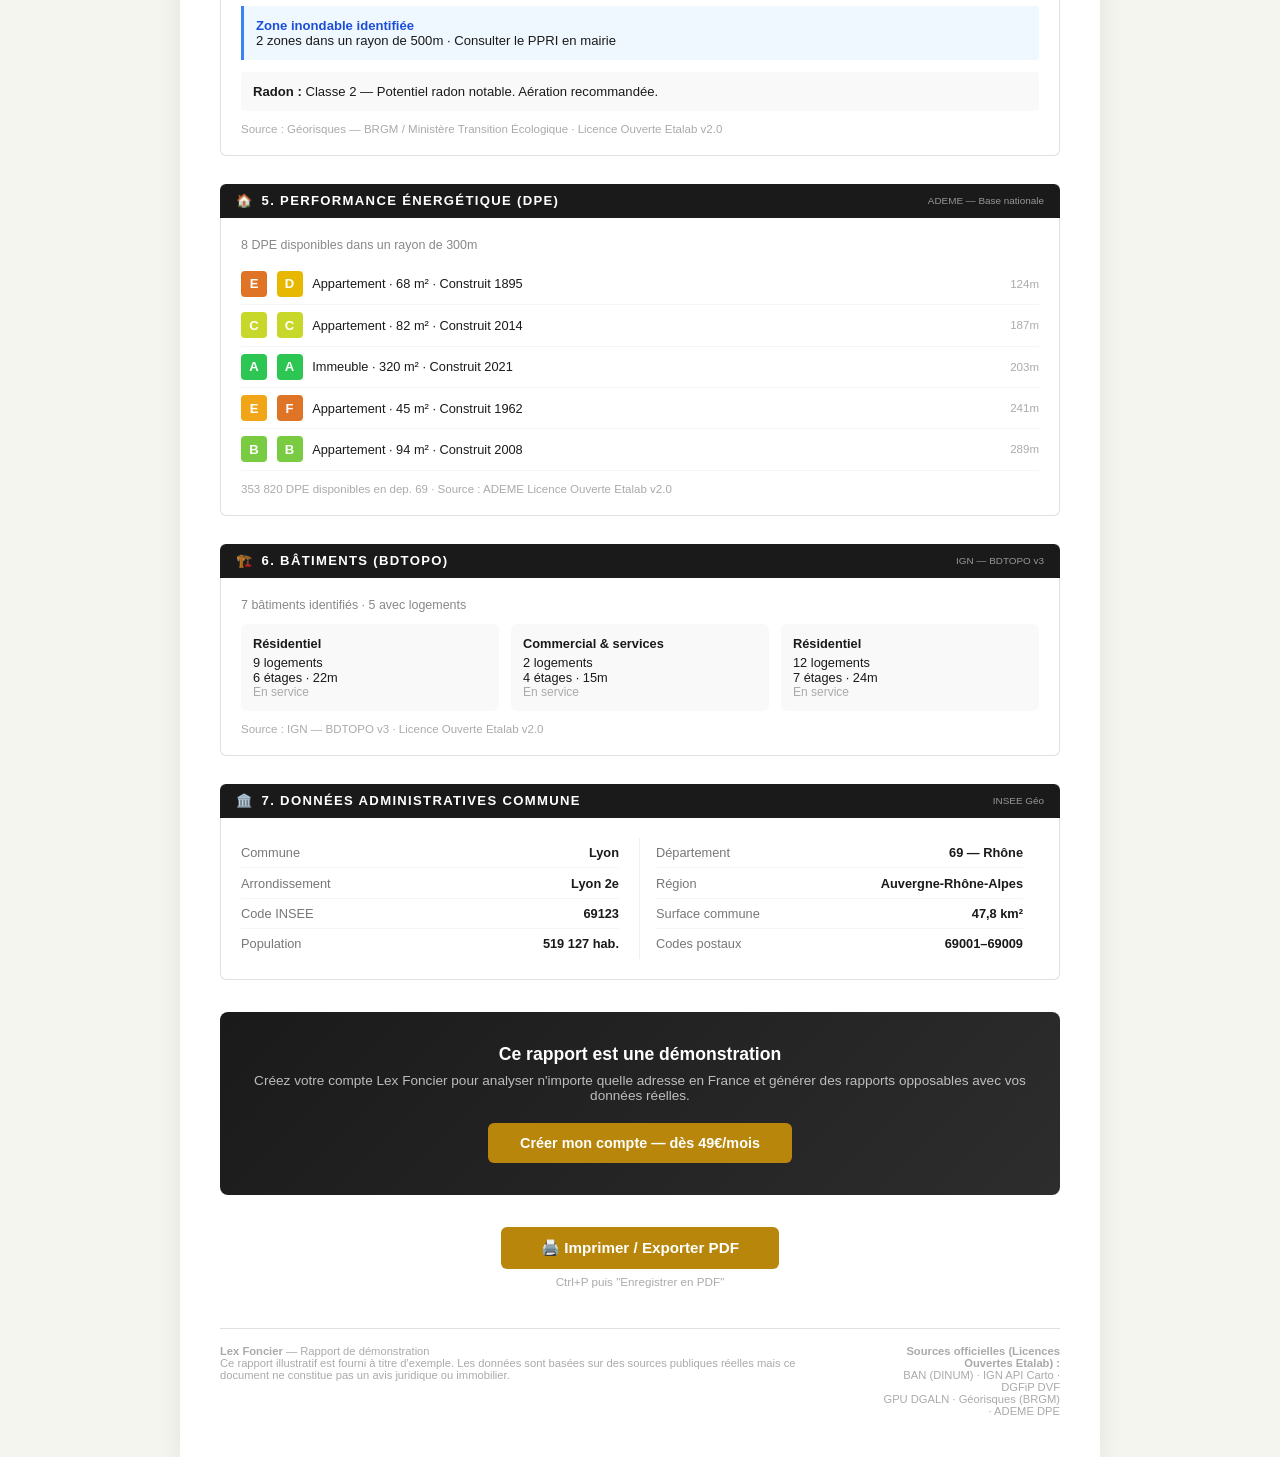
<file: static/rapport-demo.html>
<!DOCTYPE html>
<html lang="fr">
<head>
<meta charset="UTF-8">
  <!-- SEO — Rapport Foncier Démonstration -->
  <meta name="description" content="Exemple de rapport foncier complet : cadastre IGN (ref. 69123BA0024), prix DVF DGFiP (5 890 €/m²), zone PLU Uj constructible, risques Géorisques, DPE ADEME. Généré par Lex Foncier.">
  <meta name="robots" content="index, follow">
  <link rel="canonical" href="https://app-production-71c1.up.railway.app/rapport-demo">
  <meta property="og:title" content="Rapport Foncier Exemple — 24 Quai Saint-Antoine Lyon | Lex Foncier">
  <meta property="og:description" content="Rapport foncier complet de démonstration : parcelle 69123BA0024 (1 247m²), prix médian 5 890 €/m² (14 transactions DVF), zone PLU Uj constructible, 2 risques identifiés, 8 DPE proches.">
  <meta property="og:type" content="article">
  <meta property="og:url" content="https://app-production-71c1.up.railway.app/rapport-demo">
  <meta name="twitter:card" content="summary_large_image">
  <meta name="twitter:title" content="Rapport Foncier Lex Foncier — Exemple Complet Lyon">
  
  <!-- Schema JSON-LD rapport-demo — Article + RealEstateAgent (GEO O05) -->
  <script type="application/ld+json">
  [
    {
      "@context": "https://schema.org",
      "@type": "Article",
      "headline": "Rapport foncier complet — 24 Quai Saint-Antoine 69002 Lyon",
      "description": "Exemple de rapport foncier professionnel généré par Lex Foncier : identification cadastrale (69123BA0024, 1 247m²), urbanisme PLU zone Uj constructible, prix immobiliers DVF (médiane 5 890 €/m², 14 transactions), risques naturels Géorisques (inondation, mouvement de terrain), DPE ADEME et bâtiments BDTOPO IGN.",
      "datePublished": "2026-03-31",
      "dateModified": "2026-04-01",
      "publisher": {
        "@type": "Organization",
        "name": "Lex Foncier",
        "url": "https://app-production-71c1.up.railway.app"
      },
      "about": {
        "@type": "Place",
        "name": "24 Quai Saint-Antoine, Lyon 2e",
        "address": {
          "@type": "PostalAddress",
          "streetAddress": "24 Quai Saint-Antoine",
          "addressLocality": "Lyon",
          "postalCode": "69002",
          "addressRegion": "Auvergne-Rhône-Alpes",
          "addressCountry": "FR"
        },
        "geo": {
          "@type": "GeoCoordinates",
          "latitude": 45.76274,
          "longitude": 4.83212
        }
      },
      "keywords": "rapport foncier, cadastre Lyon, prix immobilier Lyon 2, PLU Lyon, géorisques Lyon, DPE Lyon, analyse foncière"
    },
    {
      "@context": "https://schema.org",
      "@type": "BreadcrumbList",
      "itemListElement": [
        {"@type": "ListItem", "position": 1, "name": "Lex Foncier", "item": "https://app-production-71c1.up.railway.app/"},
        {"@type": "ListItem", "position": 2, "name": "Fonctionnalités", "item": "https://app-production-71c1.up.railway.app/fonctionnalites.html"},
        {"@type": "ListItem", "position": 3, "name": "Rapport de démonstration", "item": "https://app-production-71c1.up.railway.app/rapport-demo"}
      ]
    }
  ]
  </script>
<meta name="viewport" content="width=device-width, initial-scale=1.0">
<title>Rapport Foncier Exemple Lyon — Cadastre, DVF 5890€/m², PLU Uj | Lex Foncier Démo</title>
<style>
*{margin:0;padding:0;box-sizing:border-box}
body{font-family:'Segoe UI',Arial,sans-serif;font-size:13px;color:#1a1a1a;background:#f5f5f0}
.page{max-width:920px;margin:0 auto;background:white;padding:2.5rem;box-shadow:0 4px 24px rgba(0,0,0,0.08)}
.demo-banner{background:#1a1a1a;color:white;text-align:center;padding:0.75rem;margin:-2.5rem -2.5rem 2rem;font-size:0.8rem;letter-spacing:0.05em}
.demo-banner strong{color:#B8860B}
.rh{display:flex;justify-content:space-between;align-items:flex-start;padding-bottom:1.5rem;border-bottom:3px solid #B8860B;margin-bottom:1.75rem}
.rl{font-size:1.35rem;font-weight:700;color:#B8860B}.rl span{color:#1a1a1a}
.rm{text-align:right;font-size:0.72rem;color:#888;line-height:1.9}
.rt h1{font-size:1.4rem;font-weight:700;margin-bottom:0.3rem}
.rt .sub{font-size:0.82rem;color:#666;margin-bottom:1.5rem}
.exec{display:grid;grid-template-columns:repeat(4,1fr);gap:1rem;background:#fffbf0;border:2px solid #B8860B;border-radius:8px;padding:1.25rem;margin-bottom:2rem}
.ex-it{text-align:center}
.ex-val{font-size:1.5rem;font-weight:700;color:#B8860B;display:block;line-height:1;margin-bottom:0.2rem}
.ex-lbl{font-size:0.67rem;text-transform:uppercase;letter-spacing:0.07em;color:#888}
.sec{margin-bottom:1.75rem}
.sec-hd{display:flex;align-items:center;gap:0.6rem;padding:0.6rem 1rem;background:#1a1a1a;color:white;border-radius:6px 6px 0 0}
.sec-ttl{font-size:0.82rem;font-weight:700;text-transform:uppercase;letter-spacing:0.1em}
.sec-src{margin-left:auto;font-size:0.62rem;color:rgba(255,255,255,0.55)}
.sec-bd{border:1px solid #e0e0e0;border-top:none;border-radius:0 0 6px 6px;padding:1.25rem}
.g2{display:grid;grid-template-columns:1fr 1fr;gap:0}
.gc{padding:0 1rem}.gc:first-child{padding-left:0;border-right:1px solid #f0f0f0;padding-right:1.25rem}
.dr{display:flex;justify-content:space-between;align-items:baseline;padding:0.45rem 0;border-bottom:1px solid #f5f5f5;font-size:0.8rem}
.dr:last-child{border-bottom:none}.dr span{color:#777}.dr b{font-weight:600;text-align:right}
.zbadge{display:inline-block;padding:0.3rem 0.85rem;border-radius:20px;font-weight:700;font-size:0.85rem;background:#d4edda;color:#1a7a37;margin-bottom:8px}
.vt{width:100%;border-collapse:collapse;font-size:0.78rem;margin-top:0.75rem}
.vt th{background:#f5f5f5;padding:0.4rem 0.6rem;text-align:left;font-size:0.68rem;text-transform:uppercase;letter-spacing:0.06em;color:#888;border-bottom:2px solid #e0e0e0}
.vt td{padding:0.4rem 0.6rem;border-bottom:1px solid #f5f5f5}
.vt tr:last-child td{border-bottom:none}
.pb{color:#B8860B;font-weight:700}
.dpe-r{display:flex;align-items:center;gap:0.6rem;padding:0.45rem 0;border-bottom:1px solid #f5f5f5;font-size:0.8rem}
.dpe-r:last-child{border-bottom:none}
.db{width:26px;height:26px;border-radius:4px;display:flex;align-items:center;justify-content:center;font-weight:700;font-size:0.82rem;color:white;flex-shrink:0}
.rrow{display:flex;align-items:center;gap:0.6rem;padding:0.35rem 0;border-bottom:1px solid #f5f5f5;font-size:0.82rem}
.rrow:last-child{border-bottom:none}
.rdot{width:7px;height:7px;border-radius:50%;background:#E07426;flex-shrink:0}
.batgrid{display:grid;grid-template-columns:repeat(3,1fr);gap:0.75rem;margin-top:0.5rem}
.batc{background:#f9f9f9;border-radius:6px;padding:0.75rem;font-size:0.8rem}
.batc b{font-weight:600;display:block;margin-bottom:0.25rem}
.stats-box{display:grid;grid-template-columns:2fr 1fr 1fr 1fr;gap:0.75rem;margin-bottom:1rem}
.sm{background:#fffbf0;border:1px solid rgba(184,134,11,0.25);border-radius:6px;padding:0.75rem;text-align:center}
.sm .sv{font-size:1.4rem;font-weight:700;color:#B8860B;display:block;line-height:1}
.sm .su{font-size:0.75rem;color:#B8860B}
.sm .sl{font-size:0.62rem;color:#888;text-transform:uppercase;display:block;margin-top:0.2rem}
.si{background:#f9f9f9;border:1px solid #e8e8e8;border-radius:6px;padding:0.5rem 0.75rem}
.si .sl{font-size:0.68rem;color:#888;text-transform:uppercase;display:block;margin-bottom:0.15rem}
.si .sv{font-weight:700;font-size:0.82rem}
.flood-box{margin-top:0.75rem;padding:0.75rem;background:#eff8ff;border-left:3px solid #3b82f6;border-radius:0 4px 4px 0;font-size:0.82rem}
.argile-box{margin-top:0.75rem;padding:0.75rem;background:#f9f9f9;border-radius:4px;font-size:0.82rem}
.footer-rf{margin-top:2.5rem;padding-top:1rem;border-top:1px solid #e0e0e0;font-size:0.7rem;color:#aaa;display:flex;justify-content:space-between;gap:2rem}
.print-btn{display:block;text-align:center;margin:2rem 0 1rem}
.print-btn button{background:#B8860B;color:white;border:none;padding:0.75rem 2.5rem;border-radius:6px;font-size:0.95rem;font-weight:600;cursor:pointer}
.note{font-size:0.72rem;color:#aaa;margin-top:0.75rem}
.cta-box{background:linear-gradient(135deg,#1a1a1a,#2d2d2d);color:white;border-radius:8px;padding:2rem;text-align:center;margin:2rem 0}
.cta-box h3{font-size:1.1rem;margin-bottom:0.5rem;color:white}
.cta-box p{font-size:0.85rem;color:rgba(255,255,255,0.7);margin-bottom:1.25rem}
.cta-btn{background:#B8860B;color:white;border:none;padding:0.75rem 2rem;border-radius:6px;font-size:0.9rem;font-weight:600;cursor:pointer;text-decoration:none;display:inline-block}
@media print{body{background:white}.page{max-width:none;padding:1cm;box-shadow:none}.print-btn,.cta-box,.demo-banner{display:none}.sec{page-break-inside:avoid}@page{margin:1cm}}
@media(max-width:700px){.exec{grid-template-columns:1fr 1fr}.g2{grid-template-columns:1fr}.gc:first-child{border-right:none;padding-right:0;border-bottom:1px solid #f0f0f0;padding-bottom:1rem;margin-bottom:1rem}.stats-box{grid-template-columns:1fr 1fr}.batgrid{grid-template-columns:1fr 1fr}}
</style>
</head>
<body>
<div class="page">

<div class="demo-banner">
  ⚡ <strong>RAPPORT DE DÉMONSTRATION</strong> — Données réelles reconstituées à titre illustratif · 
  <a href="https://app-production-71c1.up.railway.app" style="color:#B8860B">Créer un compte pour accéder à vos rapports</a>
</div>

<div class="rh">
  <div>
    <div class="rl">Lex <span>Foncier</span></div>
    <div style="font-size:0.7rem;color:#aaa;margin-top:0.15rem">La donnée foncière fiable, instantanée, opposable</div>
  </div>
  <div class="rm">
    Rapport généré le 31/03/2026 à 14h22<br>
    Sources : BAN · IGN · DGFiP · GPU · Géorisques · ADEME<br>
    Durée d'analyse : 8.4s · Géocodage : 96%
  </div>
</div>

<div class="rt">
  <h1>24 Quai Saint-Antoine, 69002 Lyon</h1>
  <div class="sub">Lyon 2e · 69002 · Dép. 69 · Rhône-Alpes · Code INSEE : 69382</div>
</div>

<div class="exec">
  <div class="ex-it"><span class="ex-val">1&nbsp;247</span><span class="ex-lbl">m² parcelle</span></div>
  <div class="ex-it"><span class="ex-val">5&nbsp;890</span><span class="ex-lbl">€/m² médiane DVF</span></div>
  <div class="ex-it"><span class="ex-val">Uj</span><span class="ex-lbl">Zone PLU</span></div>
  <div class="ex-it"><span class="ex-val">2</span><span class="ex-lbl">Risque(s)</span></div>
</div>

<!-- 1. CADASTRE -->
<div class="sec">
  <div class="sec-hd"><span>🗺️</span><span class="sec-ttl">1. Identification cadastrale</span><span class="sec-src">IGN API Carto</span></div>
  <div class="sec-bd">
    <div class="g2">
      <div class="gc">
        <div class="dr"><span>Référence cadastrale</span><b>69123BA0024</b></div>
        <div class="dr"><span>Section</span><b>BA</b></div>
        <div class="dr"><span>Numéro</span><b>0024</b></div>
        <div class="dr"><span>Surface parcelle</span><b>1 247 m²</b></div>
      </div>
      <div class="gc">
        <div class="dr"><span>Commune</span><b>Lyon</b></div>
        <div class="dr"><span>Code département</span><b>69</b></div>
        <div class="dr"><span>Code INSEE cadastre</span><b>69123</b></div>
        <div class="dr"><span>Coordonnées GPS</span><b>45.76274, 4.83212</b></div>
      </div>
    </div>
    <p class="note">Source : IGN — API Carto / Cadastre · Licence Ouverte Etalab v2.0</p>
  </div>
</div>

<!-- 2. PLU -->
<div class="sec">
  <div class="sec-hd"><span>📐</span><span class="sec-ttl">2. Urbanisme & PLU</span><span class="sec-src">Géoportail Urbanisme — IGN / DGALN</span></div>
  <div class="sec-bd">
    <div style="margin-bottom:1rem"><span class="zbadge">Uj — Zone urbaine mixte</span> <span style="font-size:0.85rem;color:#333">Constructible</span></div>
    <div class="g2">
      <div class="gc">
        <div class="dr"><span>Type de zone</span><b>Uj (Zone urbaine)</b></div>
        <div class="dr"><span>Libellé complet</span><b>Zone Urbaine Mixte — Centre</b></div>
        <div class="dr"><span>Constructibilité</span><b style="color:#1a7a37">Constructible</b></div>
      </div>
      <div class="gc">
        <div class="dr"><span>Type document</span><b>PLU</b></div>
        <div class="dr"><span>État</span><b>Approuvé</b></div>
        <div class="dr"><span>Date approbation</span><b>14/06/2019</b></div>
      </div>
    </div>
    <p style="margin-top:0.75rem;font-size:0.8rem;color:#555"><b>Détail :</b> Zone urbaine Uj — Construction autorisée sous conditions PLU. Hauteur max : R+6. Emprise au sol : 70%. Mixité fonctionnelle imposée.</p>
    <a href="#" style="font-size:0.78rem;color:#B8860B;display:inline-block;margin-top:0.5rem">↗ Accéder au règlement PDF</a>
  </div>
</div>

<!-- 3. DVF -->
<div class="sec">
  <div class="sec-hd"><span>💶</span><span class="sec-ttl">3. Marché immobilier — Transactions DVF</span><span class="sec-src">DGFiP / data.gouv.fr</span></div>
  <div class="sec-bd">
    <div class="stats-box">
      <div class="sm"><span class="sv">5 890</span><span class="su">€/m²</span><span class="sl">Prix médian</span></div>
      <div class="si"><span class="sl">Prix moyen</span><span class="sv">6 120 €/m²</span></div>
      <div class="si"><span class="sl">Min / Max</span><span class="sv">4 800 – 8 200 €</span></div>
      <div class="si"><span class="sl">Transactions</span><span class="sv">14 ventes</span></div>
    </div>
    <table class="vt">
      <thead><tr><th>Date</th><th>Type de bien</th><th>Nature</th><th>Surface bâti</th><th>Valeur</th><th>€/m²</th></tr></thead>
      <tbody>
        <tr><td>2025-11</td><td>Appartement 4 pièces</td><td>Vente</td><td>98 m²</td><td>618 000 €</td><td class="pb">6 306 €</td></tr>
        <tr><td>2025-09</td><td>Appartement 2 pièces</td><td>Vente</td><td>52 m²</td><td>289 000 €</td><td class="pb">5 558 €</td></tr>
        <tr><td>2025-07</td><td>Appartement 3 pièces</td><td>Vente</td><td>71 m²</td><td>435 000 €</td><td class="pb">6 127 €</td></tr>
        <tr><td>2025-04</td><td>Appartement 5 pièces</td><td>Vente</td><td>142 m²</td><td>985 000 €</td><td class="pb">6 937 €</td></tr>
        <tr><td>2024-12</td><td>Appartement 2 pièces</td><td>Vente</td><td>48 m²</td><td>242 000 €</td><td class="pb">5 042 €</td></tr>
        <tr><td>2024-10</td><td>Appartement 3 pièces</td><td>Vente</td><td>68 m²</td><td>388 000 €</td><td class="pb">5 706 €</td></tr>
        <tr><td>2024-06</td><td>Local commercial</td><td>Vente</td><td>210 m²</td><td>1 680 000 €</td><td class="pb">8 000 €</td></tr>
        <tr><td>2024-03</td><td>Appartement 3 pièces</td><td>Vente</td><td>74 m²</td><td>380 000 €</td><td class="pb">5 135 €</td></tr>
      </tbody>
    </table>
    <p class="note">Période : 2024-03 à 2025-11 · Rayon 500m · Données certifiées DGFiP non manipulables</p>
  </div>
</div>

<!-- 4. RISQUES -->
<div class="sec">
  <div class="sec-hd"><span>⚠️</span><span class="sec-ttl">4. Risques naturels & technologiques (ERP)</span><span class="sec-src">Géorisques — BRGM</span></div>
  <div class="sec-bd">
    <div style="margin-bottom:1rem"><span style="background:#fff3cd;color:#856404;padding:0.2rem 0.6rem;border-radius:4px;font-size:0.82rem;font-weight:600">2 risques identifiés</span></div>
    <div class="rrow"><div class="rdot"></div><div><span style="font-weight:600">Inondation</span> <span style="color:#999;font-size:0.75rem">Code 11</span></div></div>
    <div class="rrow"><div class="rdot"></div><div><span style="font-weight:600">Mouvement de terrain</span> <span style="color:#999;font-size:0.75rem">Code 13</span></div></div>
    <div class="argile-box"><b>Retrait-gonflement des argiles :</b> Exposition faible (classe B1)</div>
    <div class="flood-box"><b style="color:#1d4ed8">Zone inondable identifiée</b><br>2 zones dans un rayon de 500m · Consulter le PPRI en mairie</div>
    <div style="margin-top:0.75rem;padding:0.75rem;background:#f9f9f9;border-radius:4px;font-size:0.82rem"><b>Radon :</b> Classe 2 — Potentiel radon notable. Aération recommandée.</div>
    <p class="note">Source : Géorisques — BRGM / Ministère Transition Écologique · Licence Ouverte Etalab v2.0</p>
  </div>
</div>

<!-- 5. DPE -->
<div class="sec">
  <div class="sec-hd"><span>🏠</span><span class="sec-ttl">5. Performance énergétique (DPE)</span><span class="sec-src">ADEME — Base nationale</span></div>
  <div class="sec-bd">
    <p style="font-size:0.78rem;color:#888;margin-bottom:0.75rem">8 DPE disponibles dans un rayon de 300m</p>
    <div class="dpe-r"><div class="db" style="background:#E07426">E</div><div class="db" style="background:#E8B800">D</div><span style="font-size:0.8rem">Appartement · 68 m² · Construit 1895</span><span style="margin-left:auto;font-size:0.72rem;color:#aaa">124m</span></div>
    <div class="dpe-r"><div class="db" style="background:#C8D82A">C</div><div class="db" style="background:#C8D82A">C</div><span style="font-size:0.8rem">Appartement · 82 m² · Construit 2014</span><span style="margin-left:auto;font-size:0.72rem;color:#aaa">187m</span></div>
    <div class="dpe-r"><div class="db" style="background:#2DC653">A</div><div class="db" style="background:#2DC653">A</div><span style="font-size:0.8rem">Immeuble · 320 m² · Construit 2021</span><span style="margin-left:auto;font-size:0.72rem;color:#aaa">203m</span></div>
    <div class="dpe-r"><div class="db" style="background:#F0A617">E</div><div class="db" style="background:#E07426">F</div><span style="font-size:0.8rem">Appartement · 45 m² · Construit 1962</span><span style="margin-left:auto;font-size:0.72rem;color:#aaa">241m</span></div>
    <div class="dpe-r"><div class="db" style="background:#79CC41">B</div><div class="db" style="background:#79CC41">B</div><span style="font-size:0.8rem">Appartement · 94 m² · Construit 2008</span><span style="margin-left:auto;font-size:0.72rem;color:#aaa">289m</span></div>
    <p class="note">353 820 DPE disponibles en dep. 69 · Source : ADEME Licence Ouverte Etalab v2.0</p>
  </div>
</div>

<!-- 6. BÂTIMENTS -->
<div class="sec">
  <div class="sec-hd"><span>🏗️</span><span class="sec-ttl">6. Bâtiments (BDTOPO)</span><span class="sec-src">IGN — BDTOPO v3</span></div>
  <div class="sec-bd">
    <p style="font-size:0.78rem;color:#888;margin-bottom:0.75rem">7 bâtiments identifiés · 5 avec logements</p>
    <div class="batgrid">
      <div class="batc"><b>Résidentiel</b><div>9 logements</div><div>6 étages · 22m</div><div style="color:#aaa;font-size:0.75rem">En service</div></div>
      <div class="batc"><b>Commercial & services</b><div>2 logements</div><div>4 étages · 15m</div><div style="color:#aaa;font-size:0.75rem">En service</div></div>
      <div class="batc"><b>Résidentiel</b><div>12 logements</div><div>7 étages · 24m</div><div style="color:#aaa;font-size:0.75rem">En service</div></div>
    </div>
    <p class="note">Source : IGN — BDTOPO v3 · Licence Ouverte Etalab v2.0</p>
  </div>
</div>

<!-- 7. COMMUNE -->
<div class="sec">
  <div class="sec-hd"><span>🏛️</span><span class="sec-ttl">7. Données administratives commune</span><span class="sec-src">INSEE Géo</span></div>
  <div class="sec-bd">
    <div class="g2">
      <div class="gc">
        <div class="dr"><span>Commune</span><b>Lyon</b></div>
        <div class="dr"><span>Arrondissement</span><b>Lyon 2e</b></div>
        <div class="dr"><span>Code INSEE</span><b>69123</b></div>
        <div class="dr"><span>Population</span><b>519 127 hab.</b></div>
      </div>
      <div class="gc">
        <div class="dr"><span>Département</span><b>69 — Rhône</b></div>
        <div class="dr"><span>Région</span><b>Auvergne-Rhône-Alpes</b></div>
        <div class="dr"><span>Surface commune</span><b>47,8 km²</b></div>
        <div class="dr"><span>Codes postaux</span><b>69001–69009</b></div>
      </div>
    </div>
  </div>
</div>

<!-- CTA -->
<div class="cta-box">
  <h3>Ce rapport est une démonstration</h3>
  <p>Créez votre compte Lex Foncier pour analyser n'importe quelle adresse en France et générer des rapports opposables avec vos données réelles.</p>
  <a href="https://app-production-71c1.up.railway.app" class="cta-btn">Créer mon compte — dès 49€/mois</a>
</div>

<div class="print-btn no-print">
  <button onclick="window.print()">🖨️ Imprimer / Exporter PDF</button>
  <p style="margin-top:0.4rem;font-size:0.73rem;color:#aaa">Ctrl+P puis "Enregistrer en PDF"</p>
</div>

<div class="footer-rf">
  <div><b>Lex Foncier</b> — Rapport de démonstration<br>Ce rapport illustratif est fourni à titre d'exemple. Les données sont basées sur des sources publiques réelles mais ce document ne constitue pas un avis juridique ou immobilier.</div>
  <div style="text-align:right"><b>Sources officielles (Licences Ouvertes Etalab) :</b><br>BAN (DINUM) · IGN API Carto · DGFiP DVF<br>GPU DGALN · Géorisques (BRGM) · ADEME DPE</div>
</div>

</div>
</body>
                                                                                        </html>
</file>
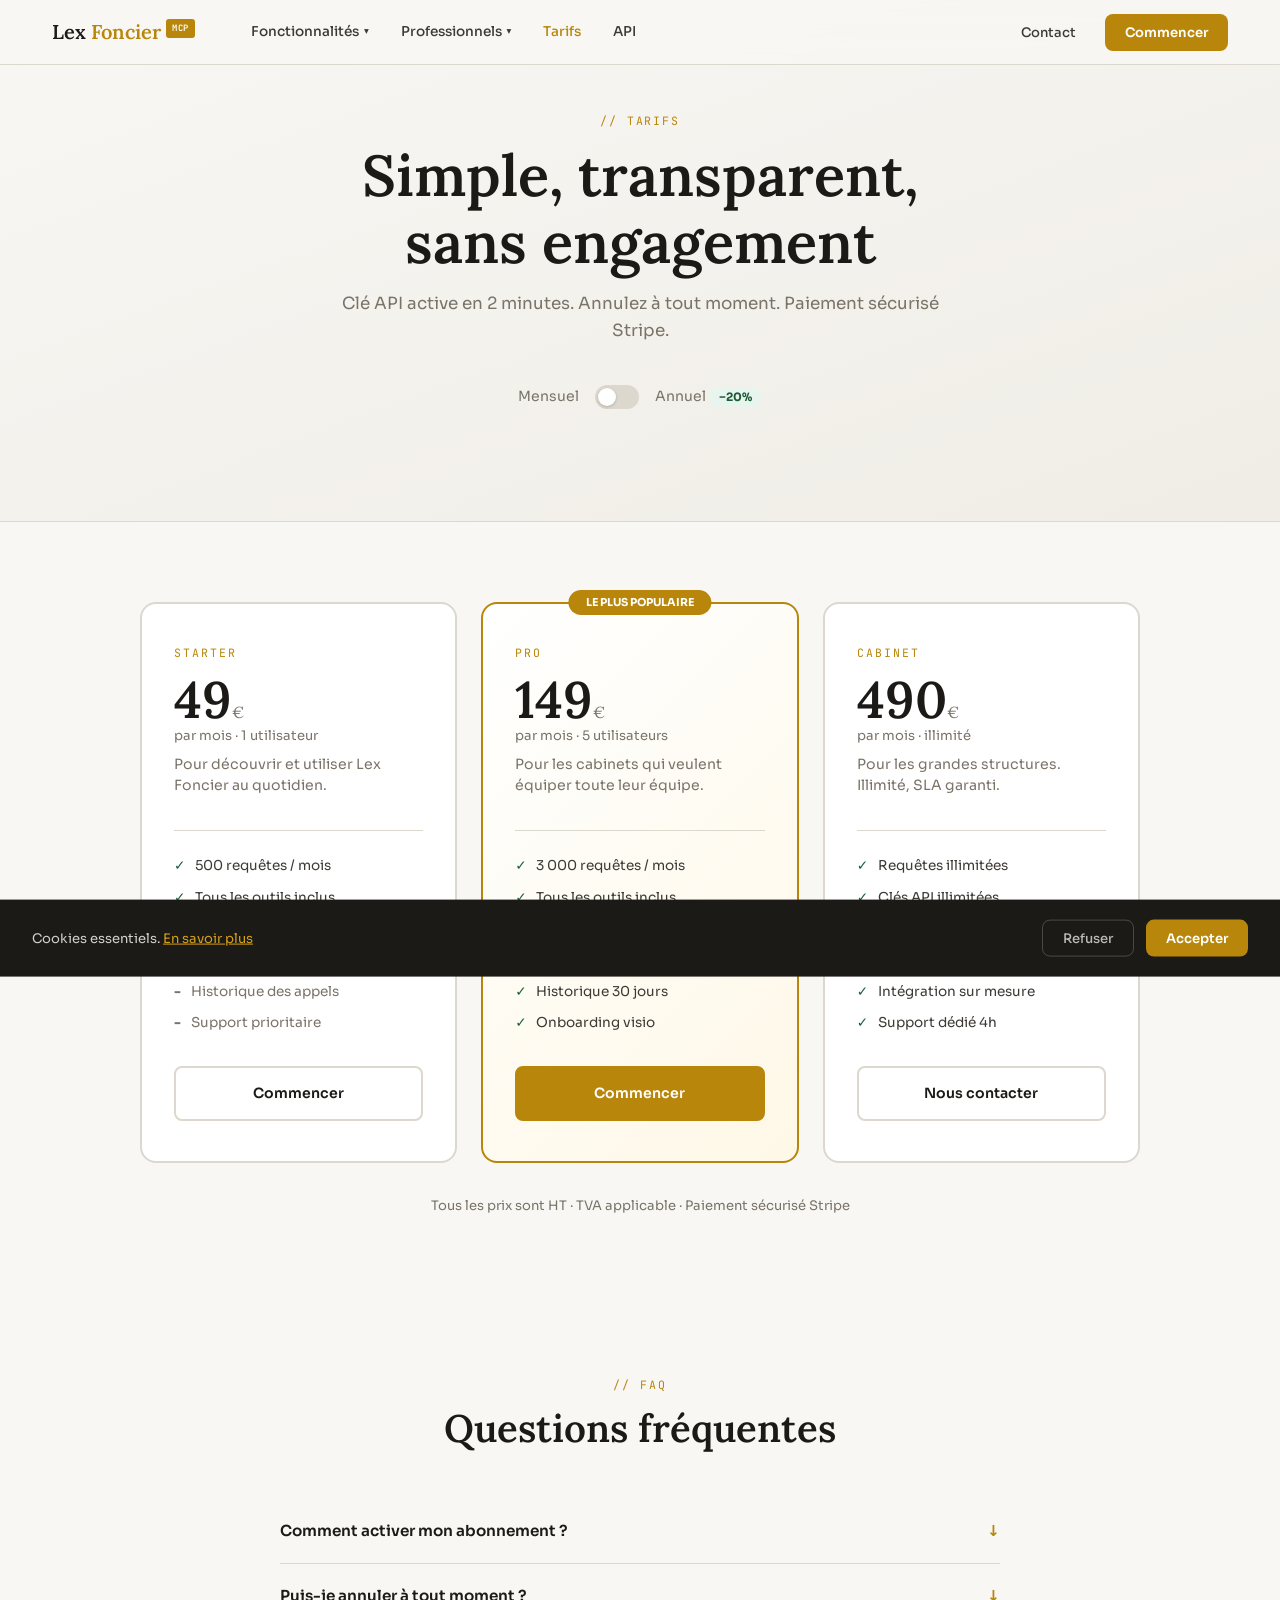
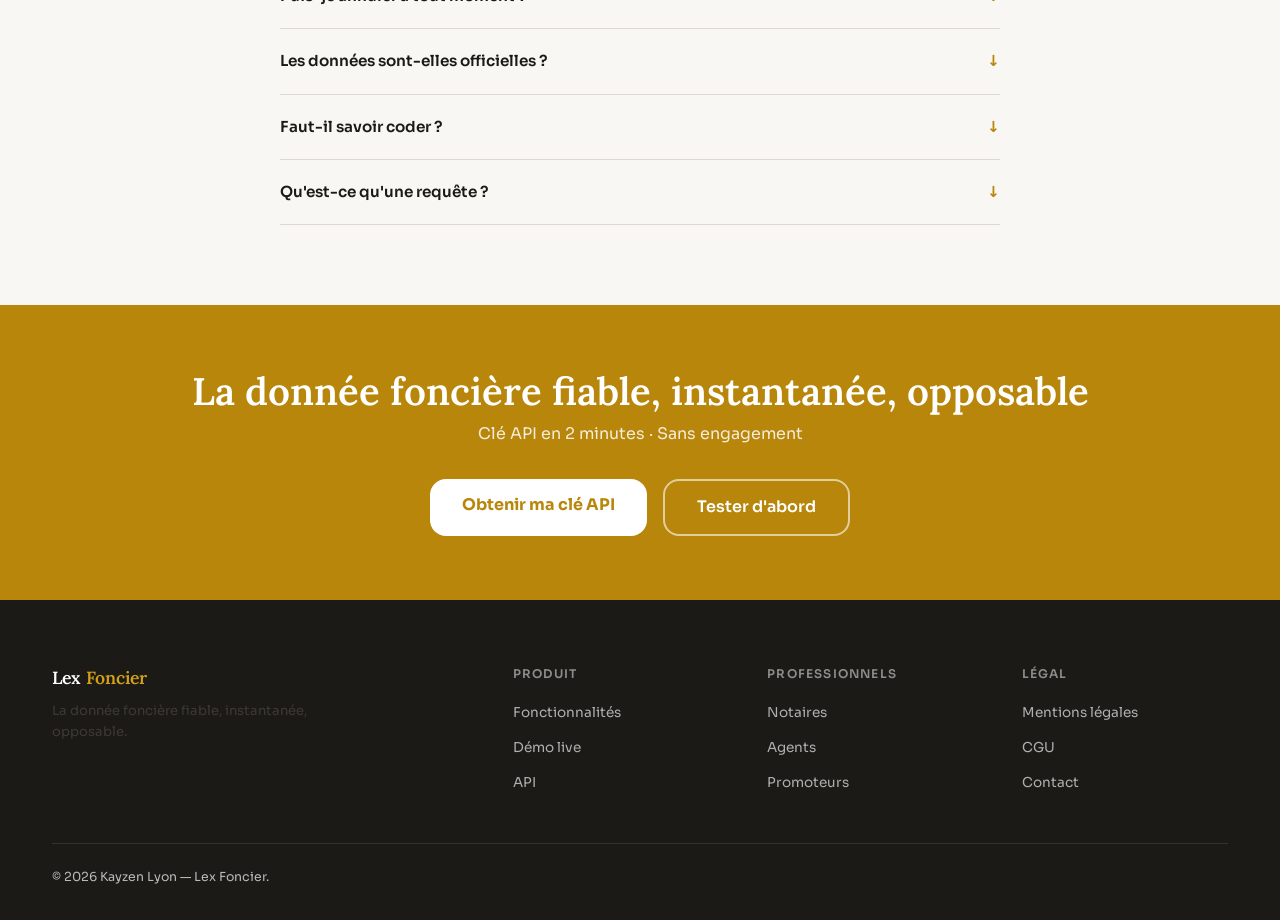
<file: static/tarifs.html>
<!DOCTYPE html>
<html lang="fr"><head>
<meta charset="UTF-8">
  <!-- SEO Meta Tags — Tarifs Lex Foncier -->
  <meta name="description" content="Tarifs Lex Foncier : Starter 49€/mois, Pro 149€/mois, Cabinet 490€/mois. Accès illimité aux données cadastre IGN, DVF DGFiP, PLU, géorisques et DPE. Essai gratuit.">
  <meta name="robots" content="index, follow">
  <link rel="canonical" href="https://app-production-71c1.up.railway.app/tarifs.html">
  <meta property="og:title" content="Tarifs Lex Foncier — À partir de 49€/mois">
  <meta property="og:description" content="Starter 49€, Pro 149€, Cabinet 490€/mois. Analyses foncières illimitées, rapport PDF, API MCP, 8 sources officielles (IGN, DGFiP, BRGM, ADEME).">
  <meta property="og:type" content="website">
  <meta property="og:url" content="https://app-production-71c1.up.railway.app/tarifs.html">
  <meta name="twitter:card" content="summary_large_image">
  <meta name="twitter:title" content="Lex Foncier — Tarifs analyses foncières professionnelles">
  
  <script type="application/ld+json">
  [
    {
      "@context": "https://schema.org",
      "@type": "BreadcrumbList",
      "itemListElement": [
        {"@type": "ListItem", "position": 1, "name": "Lex Foncier", "item": "https://app-production-71c1.up.railway.app/"},
        {"@type": "ListItem", "position": 2, "name": "Tarifs", "item": "https://app-production-71c1.up.railway.app/tarifs.html"}
      ]
    },
    {
      "@context": "https://schema.org",
      "@type": "Product",
      "name": "Lex Foncier",
      "description": "Outil d'analyse foncière professionnelle agrégeant 8 sources de données officielles françaises (cadastre IGN, DVF DGFiP, PLU, géorisques BRGM, DPE ADEME) en moins de 10 secondes.",
      "brand": {"@type": "Brand", "name": "Lex Foncier"},
      "url": "https://app-production-71c1.up.railway.app",
      "offers": [
        {
          "@type": "Offer",
          "name": "Plan Starter",
          "description": "Pour les indépendants : analyses illimitées, rapport PDF, API MCP",
          "price": "49",
          "priceCurrency": "EUR",
          "priceSpecification": {"@type": "UnitPriceSpecification", "price": "49", "priceCurrency": "EUR", "billingDuration": "P1M"},
          "availability": "https://schema.org/InStock",
          "url": "https://app-production-71c1.up.railway.app/tarifs.html"
        },
        {
          "@type": "Offer",
          "name": "Plan Pro",
          "description": "Pour les professionnels : tout Starter + priorité, support dédié",
          "price": "149",
          "priceCurrency": "EUR",
          "priceSpecification": {"@type": "UnitPriceSpecification", "price": "149", "priceCurrency": "EUR", "billingDuration": "P1M"},
          "availability": "https://schema.org/InStock",
          "url": "https://app-production-71c1.up.railway.app/tarifs.html"
        },
        {
          "@type": "Offer",
          "name": "Plan Cabinet",
          "description": "Pour les cabinets : multi-utilisateurs, webhooks, SLA, facturation",
          "price": "490",
          "priceCurrency": "EUR",
          "priceSpecification": {"@type": "UnitPriceSpecification", "price": "490", "priceCurrency": "EUR", "billingDuration": "P1M"},
          "availability": "https://schema.org/InStock",
          "url": "https://app-production-71c1.up.railway.app/tarifs.html"
        }
      ]
    }
  ]
  </script><meta name="viewport" content="width=device-width, initial-scale=1.0">
<title>Tarifs Lex Foncier — Analyse Foncière dès 49€/mois | Notaires & Agents Immobiliers</title>
<link rel="stylesheet" href="assets/style.css">
<style>.page-hero{padding:7rem 0 4rem;background:linear-gradient(160deg,var(--c-bg) 0%,var(--c-bg2) 100%);border-bottom:1px solid var(--c-border);text-align:center}.pricing-toggle{display:flex;align-items:center;justify-content:center;gap:1rem;margin-bottom:3rem;font-size:0.88rem;color:var(--c-muted)}.toggle-switch{width:44px;height:24px;background:var(--c-border);border-radius:12px;position:relative;cursor:pointer;transition:background 0.2s}.toggle-switch.on{background:var(--c-gold)}.toggle-knob{width:18px;height:18px;background:white;border-radius:50%;position:absolute;top:3px;left:3px;transition:left 0.2s;box-shadow:0 1px 3px rgba(0,0,0,0.2)}.toggle-switch.on .toggle-knob{left:23px}.discount-badge{background:var(--c-green-light);color:var(--c-green);font-size:0.72rem;font-weight:700;padding:0.2rem 0.6rem;border-radius:20px}.pricing-grid{display:grid;grid-template-columns:repeat(3,1fr);gap:1.5rem;max-width:1000px;margin:0 auto}.plan-card{background:var(--c-surface);border:2px solid var(--c-border);border-radius:var(--radius-lg);padding:2.5rem 2rem;position:relative;transition:all 0.2s}.plan-card:hover{transform:translateY(-4px);box-shadow:var(--shadow-lg)}.plan-card.featured{border-color:var(--c-gold);background:linear-gradient(135deg,var(--c-surface) 0%,var(--c-gold-pale) 100%)}.plan-badge-top{position:absolute;top:-14px;left:50%;transform:translateX(-50%);background:var(--c-gold);color:white;font-size:0.68rem;font-weight:700;padding:0.25rem 1.1rem;border-radius:20px;white-space:nowrap;text-transform:uppercase}.plan-name{font-family:var(--mono);font-size:0.72rem;letter-spacing:0.18em;text-transform:uppercase;color:var(--c-gold);margin-bottom:0.75rem;display:block}.plan-price{font-family:var(--serif);font-size:3.2rem;font-weight:600;color:var(--c-ink);line-height:1}.plan-price-unit{font-size:1rem;color:var(--c-muted);font-weight:400}.plan-period{font-size:0.82rem;color:var(--c-muted);margin-bottom:0.5rem}.plan-desc{font-size:0.88rem;color:var(--c-muted);line-height:1.5;margin-bottom:1.75rem;min-height:3rem}.plan-divider{height:1px;background:var(--c-border);margin:1.5rem 0}.plan-features{list-style:none;display:flex;flex-direction:column;gap:0.6rem;margin-bottom:2rem}.plan-feature{display:flex;align-items:flex-start;gap:0.6rem;font-size:0.85rem;color:var(--c-ink2)}.plan-feature::before{content:"✓";color:var(--c-green);font-weight:700;flex-shrink:0}.plan-feature.disabled{color:var(--c-muted)}.plan-feature.disabled::before{content:"-";color:var(--c-muted)}.btn-plan{display:block;text-align:center;padding:0.9rem;border-radius:var(--radius);font-family:var(--sans);font-size:0.88rem;font-weight:600;transition:all 0.2s;cursor:pointer;text-decoration:none;border:2px solid var(--c-border);color:var(--c-ink);background:transparent}.btn-plan:hover{border-color:var(--c-gold);color:var(--c-gold)}.btn-plan-gold{background:var(--c-gold);border-color:var(--c-gold);color:white}.btn-plan-gold:hover{background:var(--c-gold-light);color:white}.faq-item{border-bottom:1px solid var(--c-border)}.faq-q{padding:1.25rem 0;font-size:0.95rem;font-weight:600;cursor:pointer;display:flex;justify-content:space-between;align-items:center;color:var(--c-ink)}.faq-q:hover{color:var(--c-gold)}.faq-arrow{color:var(--c-gold)}.faq-a{max-height:0;overflow:hidden;transition:max-height 0.3s;font-size:0.88rem;color:var(--c-muted);line-height:1.7}.faq-a.open{max-height:300px;padding-bottom:1.25rem}@media(max-width:800px){.pricing-grid{grid-template-columns:1fr}}</style>
</head><body>
<nav class="site-nav"><div class="container"><div class="nav-inner">
<a href="index.html" class="nav-logo">Lex <span>Foncier</span><span class="badge">MCP</span></a>
<div class="nav-main">
<div class="nav-item"><a href="fonctionnalites.html" class="nav-link">Fonctionnalités <span class="nav-chevron">▾</span></a><div class="mega-menu"><a href="fonctionnalites.html#dvf" class="mega-item"><div class="mega-icon">💶</div><div><div class="mega-text-title">Prix DVF</div></div></a><a href="fonctionnalites.html#plu" class="mega-item"><div class="mega-icon">📐</div><div><div class="mega-text-title">PLU</div></div></a><a href="fonctionnalites.html#georisques" class="mega-item"><div class="mega-icon">⚠️</div><div><div class="mega-text-title">Géorisques</div></div></a></div></div>
<div class="nav-item"><a href="#" class="nav-link">Professionnels <span class="nav-chevron">▾</span></a><div class="mega-menu"><a href="notaires.html" class="mega-item"><div class="mega-icon">⚖️</div><div><div class="mega-text-title">Notaires</div></div></a><a href="agents.html" class="mega-item"><div class="mega-icon">🏢</div><div><div class="mega-text-title">Agents</div></div></a><a href="promoteurs.html" class="mega-item"><div class="mega-icon">🏗️</div><div><div class="mega-text-title">Promoteurs</div></div></a></div></div>
<div class="nav-item"><a href="tarifs.html" class="nav-link active">Tarifs</a></div><div class="nav-item"><a href="api.html" class="nav-link">API</a></div>
</div>
<div class="nav-actions"><a href="mailto:contact@lexfoncier.fr" class="btn-nav-login">Contact</a><a href="#plans" class="btn-nav-cta">Commencer</a><button class="nav-mobile-btn">☰</button></div>
</div></div></nav>
<div id="cookie-banner"><div class="cookie-text">Cookies essentiels. <a href="mentions-legales.html#cookies">En savoir plus</a></div><div class="cookie-actions"><button id="cookie-refuse" class="btn-cookie-refuse">Refuser</button><button id="cookie-accept" class="btn-cookie-accept">Accepter</button></div></div>
<section class="page-hero"><div class="container">
<span class="section-eyebrow">// Tarifs</span>
<h1 style="margin-bottom:1rem">Simple, transparent,<br>sans engagement</h1>
<p style="color:var(--c-muted);font-size:1.05rem;max-width:50ch;margin:0 auto 2.5rem">Clé API active en 2 minutes. Annulez à tout moment. Paiement sécurisé Stripe.</p>
<div class="pricing-toggle"><span>Mensuel</span><div class="toggle-switch" id="billing-toggle" onclick="toggleBilling()"><div class="toggle-knob"></div></div><span>Annuel <span class="discount-badge">−20%</span></span></div>
</div></section><section class="section" id="plans"><div class="container"><div class="pricing-grid">
<div class="plan-card"><span class="plan-name">Starter</span><div class="plan-price" id="price-starter">49<span class="plan-price-unit">€</span></div><div class="plan-period" id="period-starter">par mois · 1 utilisateur</div><p class="plan-desc">Pour découvrir et utiliser Lex Foncier au quotidien.</p><div class="plan-divider"></div><ul class="plan-features"><li class="plan-feature">500 requêtes / mois</li><li class="plan-feature">Tous les outils inclus</li><li class="plan-feature">1 clé API</li><li class="plan-feature">Support email 72h</li><li class="plan-feature disabled">Historique des appels</li><li class="plan-feature disabled">Support prioritaire</li></ul><a href="mailto:contact@lexfoncier.fr?subject=Abonnement Starter" class="btn-plan">Commencer</a></div>
<div class="plan-card featured"><div class="plan-badge-top">Le plus populaire</div><span class="plan-name">Pro</span><div class="plan-price" id="price-pro">149<span class="plan-price-unit">€</span></div><div class="plan-period" id="period-pro">par mois · 5 utilisateurs</div><p class="plan-desc">Pour les cabinets qui veulent équiper toute leur équipe.</p><div class="plan-divider"></div><ul class="plan-features"><li class="plan-feature">3 000 requêtes / mois</li><li class="plan-feature">Tous les outils inclus</li><li class="plan-feature">5 clés API</li><li class="plan-feature">Support prioritaire 24h</li><li class="plan-feature">Historique 30 jours</li><li class="plan-feature">Onboarding visio</li></ul><a href="mailto:contact@lexfoncier.fr?subject=Abonnement Pro" class="btn-plan btn-plan-gold">Commencer</a></div>
<div class="plan-card"><span class="plan-name">Cabinet</span><div class="plan-price" id="price-cabinet">490<span class="plan-price-unit">€</span></div><div class="plan-period" id="period-cabinet">par mois · illimité</div><p class="plan-desc">Pour les grandes structures. Illimité, SLA garanti.</p><div class="plan-divider"></div><ul class="plan-features"><li class="plan-feature">Requêtes illimitées</li><li class="plan-feature">Clés API illimitées</li><li class="plan-feature">SLA 99,9% garanti</li><li class="plan-feature">Historique 90 jours</li><li class="plan-feature">Intégration sur mesure</li><li class="plan-feature">Support dédié 4h</li></ul><a href="mailto:contact@lexfoncier.fr?subject=Abonnement Cabinet" class="btn-plan">Nous contacter</a></div>
</div><div style="text-align:center;margin-top:2rem"><p style="font-size:0.82rem;color:var(--c-muted)">Tous les prix sont HT · TVA applicable · Paiement sécurisé Stripe</p></div></div></section>
<section class="section"><div class="container"><div style="text-align:center;margin-bottom:3rem"><span class="section-eyebrow">// FAQ</span><h2 class="section-title">Questions fréquentes</h2></div>
<div style="max-width:720px;margin:0 auto">
<div class="faq-item"><div class="faq-q" onclick="toggleFaq(this)">Comment activer mon abonnement ? <span class="faq-arrow">↓</span></div><div class="faq-a">Après paiement Stripe, vous recevez votre clé API par email en moins de 2 minutes. Copiez-la dans votre config Claude Desktop et vous êtes opérationnel.</div></div>
<div class="faq-item"><div class="faq-q" onclick="toggleFaq(this)">Puis-je annuler à tout moment ? <span class="faq-arrow">↓</span></div><div class="faq-a">Oui, sans frais ni préavis. L'annulation prend effet à la fin de la période en cours. Aucun engagement de durée.</div></div>
<div class="faq-item"><div class="faq-q" onclick="toggleFaq(this)">Les données sont-elles officielles ? <span class="faq-arrow">↓</span></div><div class="faq-a">Oui. Lex Foncier interroge en temps réel : DGFiP (DVF), IGN (cadastre, PLU), BRGM (géorisques), ADEME (DPE). Aucune donnée n'est stockée côté Lex Foncier.</div></div>
<div class="faq-item"><div class="faq-q" onclick="toggleFaq(this)">Faut-il savoir coder ? <span class="faq-arrow">↓</span></div><div class="faq-a">Non. La configuration prend 5 minutes : copiez une ligne de JSON dans Claude Desktop et redémarrez. Guide pas à pas fourni.</div></div>
<div class="faq-item"><div class="faq-q" onclick="toggleFaq(this)">Qu'est-ce qu'une requête ? <span class="faq-arrow">↓</span></div><div class="faq-a">Chaque appel à un outil MCP. analyze_parcel en compte 1 mais interroge 5 sources simultanément. 500 requêtes/mois = 500 adresses analysées.</div></div>
</div></div></section>
<section style="background:var(--c-gold);padding:4rem 0;text-align:center"><div class="container">
<h2 style="font-family:'Lora',serif;color:white;margin-bottom:0.5rem">La donnée foncière fiable, instantanée, opposable</h2>
<p style="color:rgba(255,255,255,0.85);margin-bottom:2rem">Clé API en 2 minutes · Sans engagement</p>
<div style="display:flex;justify-content:center;gap:1rem;flex-wrap:wrap">
<a href="mailto:contact@lexfoncier.fr?subject=Clé API Lex Foncier" style="background:white;color:var(--c-gold);font-weight:700;padding:0.85rem 2rem;border-radius:var(--radius-lg);text-decoration:none">Obtenir ma clé API</a>
<a href="index.html#demo" style="background:transparent;color:white;font-weight:600;padding:0.85rem 2rem;border-radius:var(--radius-lg);text-decoration:none;border:2px solid rgba(255,255,255,0.6)">Tester d'abord</a>
</div></div></section>
<footer class="site-footer"><div class="container"><div class="footer-grid">
<div class="footer-brand"><div style="font-family:'Lora',serif;font-size:1.1rem;font-weight:600;color:white;margin-bottom:0.5rem">Lex <span style="color:#D4A017">Foncier</span></div><p>La donnée foncière fiable, instantanée, opposable.</p></div>
<div class="footer-col"><h4>Produit</h4><ul class="footer-links"><li><a href="fonctionnalites.html">Fonctionnalités</a></li><li><a href="index.html#demo">Démo live</a></li><li><a href="api.html">API</a></li></ul></div>
<div class="footer-col"><h4>Professionnels</h4><ul class="footer-links"><li><a href="notaires.html">Notaires</a></li><li><a href="agents.html">Agents</a></li><li><a href="promoteurs.html">Promoteurs</a></li></ul></div>
<div class="footer-col"><h4>Légal</h4><ul class="footer-links"><li><a href="mentions-legales.html">Mentions légales</a></li><li><a href="cgu.html">CGU</a></li><li><a href="mailto:contact@lexfoncier.fr">Contact</a></li></ul></div>
</div><div class="footer-bottom"><div>© 2026 Kayzen Lyon — Lex Foncier.</div></div></div></footer>
<script src="assets/app.js"></script>
<script>
let isAnnual=false;
const prices={starter:[49,39],pro:[149,119],cabinet:[490,392]};
function toggleBilling(){
  isAnnual=!isAnnual;
  document.getElementById('billing-toggle').classList.toggle('on',isAnnual);
  ['starter','pro','cabinet'].forEach(p=>{
    const price=prices[p][isAnnual?1:0];
    document.getElementById('price-'+p).innerHTML=price+'<span class="plan-price-unit">€</span>';
  });
}
function toggleFaq(el){
  const a=el.nextElementSibling,arr=el.querySelector('.faq-arrow'),open=a.classList.contains('open');
  document.querySelectorAll('.faq-a.open').forEach(x=>{x.classList.remove('open');x.previousElementSibling.querySelector('.faq-arrow').textContent='↓';});
  if(!open){a.classList.add('open');arr.textContent='↑';}
}
</script>
</body></html>
</file>
<file: static/assets/style.css>
/* FoncierMCP — Design System */
@import url('https://fonts.googleapis.com/css2?family=Sora:wght@300;400;500;600;700&family=Lora:ital,wght@0,400;0,600;1,400;1,600&family=JetBrains+Mono:wght@400;500&display=swap');

:root {
  --c-bg: #F8F7F4;
  --c-bg2: #F0EDE6;
  --c-bg3: #E8E3D9;
  --c-surface: #FFFFFF;
  --c-ink: #1C1A17;
  --c-ink2: #3D3A35;
  --c-muted: #7A7368;
  --c-border: #DDD8CE;
  --c-border2: #C8C2B5;
  --c-gold: #B8860B;
  --c-gold-light: #D4A017;
  --c-gold-pale: #FFF8E7;
  --c-green: #1A5C38;
  --c-green-light: #E8F5EE;
  --c-red: #8B2020;
  --c-red-light: #FDF0F0;
  --c-blue: #1A3A6B;
  --c-blue-light: #EEF3FB;
  --serif: 'Lora', Georgia, serif;
  --sans: 'Sora', system-ui, sans-serif;
  --mono: 'JetBrains Mono', monospace;
  --radius: 8px;
  --radius-lg: 16px;
  --shadow: 0 1px 3px rgba(28,26,23,0.06), 0 4px 12px rgba(28,26,23,0.05);
  --shadow-lg: 0 4px 24px rgba(28,26,23,0.1);
}

*, *::before, *::after { box-sizing: border-box; margin: 0; padding: 0; }
html { scroll-behavior: smooth; font-size: 16px; }
body { background: var(--c-bg); color: var(--c-ink); font-family: var(--sans); line-height: 1.6; overflow-x: hidden; }
img { max-width: 100%; display: block; }
a { color: inherit; text-decoration: none; }
button { cursor: pointer; font-family: var(--sans); }

/* ── Typography ── */
h1, h2, h3 { font-family: var(--serif); line-height: 1.15; font-weight: 600; }
h1 { font-size: clamp(2.2rem, 4.5vw, 3.8rem); }
h2 { font-size: clamp(1.7rem, 3vw, 2.5rem); }
h3 { font-size: 1.2rem; }
p { color: var(--c-ink2); }

/* ── Layout ── */
.container { max-width: 1240px; margin: 0 auto; padding: 0 2rem; }
.container-sm { max-width: 860px; margin: 0 auto; padding: 0 2rem; }
.section { padding: 5rem 0; }
.section-sm { padding: 3rem 0; }

/* ── Mega Nav ── */
.site-nav {
  position: fixed; top: 0; left: 0; right: 0; z-index: 1000;
  background: rgba(248,247,244,0.92);
  backdrop-filter: blur(12px);
  border-bottom: 1px solid var(--c-border);
  transition: box-shadow 0.2s;
}
.site-nav.scrolled { box-shadow: var(--shadow); }
.nav-inner {
  display: flex; align-items: center;
  height: 64px;
  gap: 0;
}
.nav-logo {
  font-family: var(--serif);
  font-size: 1.25rem;
  font-weight: 600;
  color: var(--c-ink);
  margin-right: 2.5rem;
  white-space: nowrap;
  flex-shrink: 0;
}
.nav-logo span { color: var(--c-gold); }
.nav-logo .badge {
  font-family: var(--mono);
  font-size: 0.55rem;
  background: var(--c-gold);
  color: white;
  padding: 0.15rem 0.4rem;
  border-radius: 3px;
  letter-spacing: 0.06em;
  text-transform: uppercase;
  vertical-align: super;
  margin-left: 0.3rem;
}
.nav-main { display: flex; align-items: center; flex: 1; }
.nav-item {
  position: relative;
  display: flex; align-items: center;
}
.nav-link {
  display: flex; align-items: center; gap: 0.3rem;
  padding: 0 1rem;
  height: 64px;
  font-size: 0.85rem;
  font-weight: 500;
  color: var(--c-ink2);
  transition: color 0.15s;
  white-space: nowrap;
}
.nav-link:hover { color: var(--c-ink); }
.nav-link.active { color: var(--c-gold); }
.nav-chevron { font-size: 0.6rem; transition: transform 0.2s; }
.nav-item:hover .nav-chevron { transform: rotate(180deg); }
.mega-menu {
  position: absolute; top: 100%; left: 50%; transform: translateX(-50%);
  background: var(--c-surface);
  border: 1px solid var(--c-border);
  border-radius: var(--radius-lg);
  box-shadow: var(--shadow-lg);
  padding: 1.5rem;
  min-width: 520px;
  display: none;
  grid-template-columns: repeat(2, 1fr);
  gap: 0.5rem;
  z-index: 100;
}
.nav-item:hover .mega-menu { display: grid; }
.mega-item {
  display: flex; align-items: flex-start; gap: 1rem;
  padding: 0.85rem 1rem;
  border-radius: var(--radius);
  transition: background 0.15s;
}
.mega-item:hover { background: var(--c-bg); }
.mega-icon {
  width: 36px; height: 36px;
  border-radius: 8px;
  display: flex; align-items: center; justify-content: center;
  font-size: 1rem;
  flex-shrink: 0;
  background: var(--c-gold-pale);
}
.mega-text-title { font-size: 0.88rem; font-weight: 600; color: var(--c-ink); margin-bottom: 0.15rem; }
.mega-text-desc { font-size: 0.75rem; color: var(--c-muted); line-height: 1.4; }
.nav-actions {
  display: flex; align-items: center; gap: 0.75rem;
  margin-left: auto;
  flex-shrink: 0;
}
.btn-nav-login {
  font-size: 0.82rem; font-weight: 500;
  color: var(--c-ink2);
  padding: 0.5rem 1rem;
  border-radius: var(--radius);
  transition: all 0.15s;
  border: 1px solid transparent;
}
.btn-nav-login:hover { border-color: var(--c-border); background: var(--c-bg); }
.btn-nav-cta {
  font-size: 0.82rem; font-weight: 600;
  background: var(--c-gold);
  color: white;
  padding: 0.5rem 1.25rem;
  border-radius: var(--radius);
  transition: all 0.15s;
  border: none;
  white-space: nowrap;
}
.btn-nav-cta:hover { background: var(--c-gold-light); transform: translateY(-1px); box-shadow: var(--shadow); }
.nav-mobile-btn { display: none; background: none; border: none; font-size: 1.4rem; color: var(--c-ink2); padding: 0.5rem; }

/* ── Cookie Banner ── */
#cookie-banner {
  position: fixed; bottom: 0; left: 0; right: 0; z-index: 9999;
  background: var(--c-ink);
  color: white;
  padding: 1.25rem 2rem;
  display: flex; align-items: center; justify-content: space-between; gap: 2rem;
  flex-wrap: wrap;
  transform: translateY(100%);
  transition: transform 0.4s ease;
}
#cookie-banner.visible { transform: translateY(0); }
.cookie-text { font-size: 0.82rem; color: rgba(255,255,255,0.8); max-width: 600px; line-height: 1.5; }
.cookie-text a { color: var(--c-gold-light); text-decoration: underline; }
.cookie-actions { display: flex; gap: 0.75rem; flex-shrink: 0; }
.btn-cookie-accept {
  background: var(--c-gold); color: white;
  border: none; border-radius: var(--radius);
  padding: 0.55rem 1.25rem;
  font-size: 0.82rem; font-weight: 600;
  cursor: pointer; transition: background 0.15s;
  font-family: var(--sans);
}
.btn-cookie-accept:hover { background: var(--c-gold-light); }
.btn-cookie-refuse {
  background: transparent; color: rgba(255,255,255,0.7);
  border: 1px solid rgba(255,255,255,0.2);
  border-radius: var(--radius);
  padding: 0.55rem 1.25rem;
  font-size: 0.82rem; font-weight: 500;
  cursor: pointer; transition: all 0.15s;
  font-family: var(--sans);
}
.btn-cookie-refuse:hover { border-color: rgba(255,255,255,0.4); color: white; }

/* ── Buttons ── */
.btn { display: inline-flex; align-items: center; gap: 0.5rem; padding: 0.75rem 1.75rem; border-radius: var(--radius); font-weight: 600; font-size: 0.9rem; transition: all 0.15s; border: none; cursor: pointer; font-family: var(--sans); }
.btn-primary { background: var(--c-gold); color: white; }
.btn-primary:hover { background: var(--c-gold-light); transform: translateY(-1px); box-shadow: 0 4px 16px rgba(184,134,11,0.3); }
.btn-secondary { background: var(--c-surface); color: var(--c-ink); border: 1.5px solid var(--c-border); }
.btn-secondary:hover { border-color: var(--c-gold); color: var(--c-gold); }
.btn-lg { padding: 1rem 2.25rem; font-size: 1rem; border-radius: var(--radius-lg); }
.btn-sm { padding: 0.5rem 1.1rem; font-size: 0.8rem; border-radius: 6px; }

/* ── Cards ── */
.card { background: var(--c-surface); border: 1px solid var(--c-border); border-radius: var(--radius-lg); padding: 2rem; transition: box-shadow 0.2s, transform 0.2s; }
.card:hover { box-shadow: var(--shadow); transform: translateY(-2px); }

/* ── Badges / Pills ── */
.badge { display: inline-flex; align-items: center; gap: 0.35rem; padding: 0.25rem 0.75rem; border-radius: 20px; font-size: 0.72rem; font-weight: 600; letter-spacing: 0.04em; }
.badge-green { background: var(--c-green-light); color: var(--c-green); }
.badge-gold { background: var(--c-gold-pale); color: var(--c-gold); }
.badge-red { background: var(--c-red-light); color: var(--c-red); }
.badge-blue { background: var(--c-blue-light); color: var(--c-blue); }
.badge-gray { background: var(--c-bg3); color: var(--c-muted); }

/* ── Source tags ── */
.source-tag { font-family: var(--mono); font-size: 0.65rem; color: var(--c-muted); letter-spacing: 0.06em; text-transform: uppercase; }

/* ── Section headers ── */
.section-eyebrow { font-family: var(--mono); font-size: 0.72rem; letter-spacing: 0.16em; text-transform: uppercase; color: var(--c-gold); display: block; margin-bottom: 0.75rem; }
.section-title { margin-bottom: 1rem; }
.section-desc { font-size: 1.05rem; color: var(--c-muted); max-width: 55ch; line-height: 1.7; }

/* ── Footer ── */
.site-footer { background: var(--c-ink); color: rgba(255,255,255,0.7); padding: 4rem 0 2rem; }
.footer-grid { display: grid; grid-template-columns: 2fr 1fr 1fr 1fr; gap: 3rem; margin-bottom: 3rem; }
.footer-brand .nav-logo { color: white; font-size: 1.1rem; margin-bottom: 1rem; }
.footer-brand p { font-size: 0.82rem; line-height: 1.6; max-width: 28ch; }
.footer-col h4 { font-family: var(--sans); font-size: 0.75rem; font-weight: 600; text-transform: uppercase; letter-spacing: 0.1em; color: rgba(255,255,255,0.5); margin-bottom: 1rem; }
.footer-links { list-style: none; display: flex; flex-direction: column; gap: 0.6rem; }
.footer-links a { font-size: 0.85rem; color: rgba(255,255,255,0.65); transition: color 0.15s; }
.footer-links a:hover { color: white; }
.footer-bottom { border-top: 1px solid rgba(255,255,255,0.1); padding-top: 1.5rem; display: flex; justify-content: space-between; align-items: center; flex-wrap: wrap; gap: 1rem; font-size: 0.78rem; }
.footer-legal { display: flex; gap: 1.5rem; }
.footer-legal a { color: rgba(255,255,255,0.5); transition: color 0.15s; }
.footer-legal a:hover { color: white; }

/* ── Demo Component ── */
.demo-widget { background: var(--c-surface); border: 1px solid var(--c-border); border-radius: var(--radius-lg); box-shadow: var(--shadow-lg); overflow: hidden; }
.demo-toolbar { background: var(--c-bg2); border-bottom: 1px solid var(--c-border); padding: 0.75rem 1.25rem; display: flex; align-items: center; gap: 0.5rem; }
.demo-dots { display: flex; gap: 5px; }
.demo-dot { width: 10px; height: 10px; border-radius: 50%; }
.demo-dot-r { background: #FF5F57; }
.demo-dot-y { background: #FFBD2E; }
.demo-dot-g { background: #28CA41; }
.demo-toolbar-label { font-family: var(--mono); font-size: 0.68rem; color: var(--c-muted); margin: 0 auto; }
.demo-search-area { padding: 1.5rem; border-bottom: 1px solid var(--c-border); }
.demo-search-bar { display: flex; gap: 0.75rem; background: var(--c-bg); border: 2px solid var(--c-border); border-radius: var(--radius-lg); padding: 0.6rem 0.6rem 0.6rem 1.25rem; transition: border-color 0.2s, box-shadow 0.2s; }
.demo-search-bar:focus-within { border-color: var(--c-gold); box-shadow: 0 0 0 3px rgba(184,134,11,0.1); }
.demo-search-bar input { flex: 1; background: transparent; border: none; outline: none; font-family: var(--sans); font-size: 0.95rem; color: var(--c-ink); }
.demo-search-bar input::placeholder { color: var(--c-muted); }
.demo-search-btn { background: var(--c-gold); color: white; border: none; border-radius: var(--radius); padding: 0.6rem 1.5rem; font-size: 0.85rem; font-weight: 600; cursor: pointer; transition: all 0.15s; white-space: nowrap; font-family: var(--sans); }
.demo-search-btn:hover { background: var(--c-gold-light); }
.demo-search-btn:disabled { opacity: 0.5; cursor: not-allowed; }
.demo-examples { display: flex; align-items: center; gap: 0.5rem; flex-wrap: wrap; margin-top: 0.75rem; }
.demo-examples-label { font-size: 0.72rem; color: var(--c-muted); white-space: nowrap; }
.demo-example-chip { background: white; border: 1px solid var(--c-border); color: var(--c-ink2); font-size: 0.75rem; padding: 0.3rem 0.85rem; border-radius: 20px; cursor: pointer; transition: all 0.15s; }
.demo-example-chip:hover { border-color: var(--c-gold); color: var(--c-gold); background: var(--c-gold-pale); }
.demo-results-area { padding: 1.5rem; }
.demo-spinner { display: none; text-align: center; padding: 3rem; }
.demo-spinner.on { display: block; }
.demo-spinner-inner { display: inline-flex; flex-direction: column; align-items: center; gap: 1rem; }
.spinner-ring { width: 40px; height: 40px; border: 3px solid var(--c-bg3); border-top-color: var(--c-gold); border-radius: 50%; animation: spin 0.8s linear infinite; }
@keyframes spin { to { transform: rotate(360deg); } }
.spinner-label { font-size: 0.82rem; color: var(--c-muted); font-family: var(--mono); }
.demo-error { display: none; background: var(--c-red-light); border: 1px solid rgba(139,32,32,0.2); border-radius: var(--radius); padding: 1rem 1.25rem; color: var(--c-red); font-size: 0.88rem; margin-bottom: 1rem; }
.demo-empty { text-align: center; padding: 3rem 2rem; color: var(--c-muted); }
.demo-empty-icon { font-size: 2.5rem; margin-bottom: 1rem; }
.demo-empty-title { font-family: var(--serif); font-size: 1.1rem; color: var(--c-ink2); margin-bottom: 0.5rem; }
.demo-empty-desc { font-size: 0.85rem; line-height: 1.6; }
.result-header { background: linear-gradient(135deg, var(--c-gold-pale), rgba(212,160,23,0.05)); border: 1px solid rgba(184,134,11,0.2); border-radius: var(--radius-lg); padding: 1.25rem 1.5rem; margin-bottom: 1.25rem; display: flex; align-items: center; justify-content: space-between; flex-wrap: wrap; gap: 0.75rem; }
.result-addr { font-family: var(--serif); font-size: 1.05rem; font-weight: 600; color: var(--c-ink); }
.result-meta { font-family: var(--mono); font-size: 0.68rem; color: var(--c-muted); }
.result-grid { display: grid; grid-template-columns: 1fr 1fr; gap: 1rem; }
.result-card { background: var(--c-bg); border: 1px solid var(--c-border); border-radius: var(--radius-lg); padding: 1.25rem; }
.result-card-full { grid-column: 1 / -1; }
.result-card-header { display: flex; align-items: center; gap: 0.6rem; margin-bottom: 1rem; padding-bottom: 0.6rem; border-bottom: 1px solid var(--c-border); }
.result-card-icon { width: 28px; height: 28px; border-radius: 6px; background: var(--c-gold-pale); display: flex; align-items: center; justify-content: center; font-size: 0.85rem; }
.result-card-title { font-size: 0.75rem; font-weight: 600; color: var(--c-ink2); text-transform: uppercase; letter-spacing: 0.06em; }
.result-card-source { font-family: var(--mono); font-size: 0.6rem; color: var(--c-muted); margin-left: auto; }
.kv-list { display: flex; flex-direction: column; gap: 0; }
.kv-row { display: flex; justify-content: space-between; align-items: baseline; padding: 0.45rem 0; border-bottom: 1px solid var(--c-border); font-size: 0.82rem; }
.kv-row:last-child { border-bottom: none; padding-bottom: 0; }
.kv-label { color: var(--c-muted); }
.kv-value { font-weight: 600; color: var(--c-ink); text-align: right; max-width: 60%; }
.price-hero { display: flex; align-items: baseline; gap: 0.5rem; margin-bottom: 0.75rem; }
.price-hero-val { font-family: var(--serif); font-size: 2.2rem; font-weight: 600; color: var(--c-gold); line-height: 1; }
.price-hero-unit { font-size: 0.82rem; color: var(--c-muted); }
.price-stats { display: grid; grid-template-columns: repeat(3, 1fr); gap: 0.5rem; margin-bottom: 1rem; }
.price-stat { text-align: center; background: white; border-radius: var(--radius); padding: 0.6rem; border: 1px solid var(--c-border); }
.price-stat-val { font-weight: 700; font-size: 0.9rem; color: var(--c-ink); }
.price-stat-label { font-size: 0.65rem; color: var(--c-muted); text-transform: uppercase; letter-spacing: 0.04em; margin-top: 0.1rem; }
.tx-list { display: flex; flex-direction: column; gap: 0; }
.tx-row { display: flex; justify-content: space-between; align-items: center; padding: 0.5rem 0; border-bottom: 1px solid var(--c-border); font-size: 0.8rem; }
.tx-row:last-child { border-bottom: none; padding-bottom: 0; }
.tx-date { font-family: var(--mono); font-size: 0.72rem; color: var(--c-muted); }
.tx-type { color: var(--c-muted); }
.tx-price { font-weight: 600; color: var(--c-ink); }
.risk-list { display: flex; flex-direction: column; gap: 0; }
.risk-item { display: flex; align-items: center; gap: 0.75rem; padding: 0.45rem 0; border-bottom: 1px solid var(--c-border); font-size: 0.82rem; }
.risk-item:last-child { border-bottom: none; }
.risk-dot { width: 7px; height: 7px; border-radius: 50%; background: #F59E0B; flex-shrink: 0; }
.no-risk { display: flex; align-items: center; gap: 0.5rem; color: var(--c-green); font-size: 0.88rem; font-weight: 500; }
.dpe-bars { display: flex; gap: 4px; align-items: flex-end; height: 60px; margin-top: 0.5rem; }
.dpe-bar-col { display: flex; flex-direction: column; align-items: center; gap: 3px; }
.dpe-bar { width: 28px; border-radius: 3px 3px 0 0; min-height: 8px; transition: height 0.3s; }
.dpe-bar-label { font-size: 0.65rem; font-weight: 700; }
.dpe-bar-count { font-size: 0.6rem; color: var(--c-muted); }
.dA { background: #2DC653; } .dB { background: #79CC41; } .dC { background: #C8D420; }
.dD { background: #F5D223; } .dE { background: #F5A623; } .dF { background: #F07B2C; }
.dG { background: #E53E3E; }

/* ── Responsive ── */
@media (max-width: 768px) {
  .nav-main, .nav-actions .btn-nav-login { display: none; }
  .nav-mobile-btn { display: block; }
  .footer-grid { grid-template-columns: 1fr 1fr; }
  .result-grid { grid-template-columns: 1fr; }
}
@media (max-width: 480px) {
  .footer-grid { grid-template-columns: 1fr; }
  .container { padding: 0 1rem; }
}

/* ── Animations ── */
@keyframes fadeInUp { from { opacity: 0; transform: translateY(20px); } to { opacity: 1; transform: translateY(0); } }
.fade-in { animation: fadeInUp 0.6s ease both; }
.fade-in-1 { animation-delay: 0.1s; }
.fade-in-2 { animation-delay: 0.2s; }
.fade-in-3 { animation-delay: 0.3s; }
.fade-in-4 { animation-delay: 0.4s; }


/* ── Demo widget v2 ── */
.demo-widget { background: var(--c-surface); border: 1px solid var(--c-border); border-radius: var(--radius-lg); overflow: hidden; box-shadow: var(--shadow-lg); }
.demo-toolbar { background: var(--c-bg2); border-bottom: 1px solid var(--c-border); padding: 0.7rem 1.25rem; display: flex; align-items: center; gap: 0.5rem; }
.demo-toolbar-label { font-family: var(--mono); font-size: 0.68rem; color: var(--c-muted); margin: 0 auto; }
.demo-dots { display: flex; gap: 5px; }
.demo-dot { width: 10px; height: 10px; border-radius: 50%; }
.demo-dot-r { background: #FF5F57; } .demo-dot-y { background: #FFBD2E; } .demo-dot-g { background: #28CA41; }
.demo-search-area { padding: 1.25rem; border-bottom: 1px solid var(--c-border); }
.demo-search-bar { display: flex; gap: 0.5rem; background: var(--c-bg); border: 2px solid var(--c-border); border-radius: var(--radius-lg); padding: 0.45rem 0.45rem 0.45rem 1rem; transition: border-color 0.2s; margin-bottom: 0.75rem; }
.demo-search-bar:focus-within { border-color: var(--c-gold); box-shadow: 0 0 0 3px rgba(184,134,11,0.1); }
.demo-search-input { flex: 1; background: none; border: none; outline: none; font-family: var(--sans); font-size: 0.9rem; color: var(--c-ink); }
.demo-search-btn { background: var(--c-gold); color: white; border: none; border-radius: var(--radius); padding: 0.55rem 1.25rem; font-weight: 600; cursor: pointer; font-size: 0.85rem; transition: background 0.15s; }
.demo-search-btn:hover { background: var(--c-gold-light); }
.demo-search-btn:disabled { opacity: 0.5; cursor: not-allowed; }
.demo-examples { display: flex; gap: 0.4rem; flex-wrap: wrap; align-items: center; }
.demo-examples-label { font-size: 0.72rem; color: var(--c-muted); }
.demo-example-chip { font-size: 0.72rem; background: white; border: 1px solid var(--c-border); color: var(--c-ink2); padding: 0.2rem 0.65rem; border-radius: 20px; cursor: pointer; transition: all 0.15s; }
.demo-example-chip:hover { border-color: var(--c-gold); color: var(--c-gold); background: var(--c-gold-pale); }
.demo-results-area { min-height: 200px; }
.demo-spinner { display: none; padding: 3rem; text-align: center; }
.demo-spinner-inner { display: flex; flex-direction: column; align-items: center; gap: 1rem; }
.spinner-ring { width: 36px; height: 36px; border: 3px solid var(--c-border); border-top-color: var(--c-gold); border-radius: 50%; animation: spin 0.8s linear infinite; }
.spinner-label { font-size: 0.8rem; color: var(--c-muted); font-family: var(--mono); }
@keyframes spin { to { transform: rotate(360deg); } }
.demo-empty { padding: 3rem; text-align: center; }
.demo-empty-icon { font-size: 2.5rem; margin-bottom: 1rem; }
.demo-empty-title { font-weight: 600; margin-bottom: 0.5rem; }
.demo-empty-desc { font-size: 0.85rem; color: var(--c-muted); line-height: 1.6; }
.demo-error { color: var(--c-gold); font-size: 0.85rem; padding: 1rem 1.25rem; }
.result-header { padding: 1rem 1.25rem; border-bottom: 1px solid var(--c-border); display: flex; align-items: baseline; gap: 0.75rem; flex-wrap: wrap; }
.result-addr { font-weight: 700; font-size: 0.95rem; }
.result-meta { font-size: 0.75rem; color: var(--c-muted); font-family: var(--mono); }
.result-grid { display: grid; grid-template-columns: 1fr 1fr; gap: 0; }
.result-card { padding: 1.25rem; border-right: 1px solid var(--c-border); border-bottom: 1px solid var(--c-border); }
.result-card:nth-child(even) { border-right: none; }
.result-card-full { grid-column: 1/-1; border-right: none; }
.result-card-full:last-child, .result-card:last-child { border-bottom: none; }
.result-card-header { display: flex; align-items: center; gap: 0.5rem; margin-bottom: 0.75rem; }
.result-card-icon { font-size: 1rem; }
.result-card-title { font-weight: 600; font-size: 0.82rem; }
.result-card-source { margin-left: auto; font-family: var(--mono); font-size: 0.62rem; color: var(--c-muted); }
.res-row { display: flex; justify-content: space-between; padding: 0.3rem 0; border-bottom: 1px solid var(--c-border); font-size: 0.8rem; }
.res-row:last-child { border-bottom: none; }
.res-row span { color: var(--c-muted); }
.res-row b { font-weight: 600; text-align: right; }
.res-link { display: inline-block; margin-top: 0.5rem; font-size: 0.78rem; color: var(--c-gold); }
.res-error { color: var(--c-gold); font-size: 0.82rem; padding: 0.5rem 0; }
.res-empty { color: var(--c-muted); font-size: 0.82rem; font-style: italic; }
.dvf-stats { display: grid; grid-template-columns: 2fr 1fr 1fr 1fr; gap: 0.75rem; margin-bottom: 1rem; }
.dvf-stat-main { background: var(--c-gold-pale); border: 1px solid rgba(184,134,11,0.2); border-radius: var(--radius); padding: 0.75rem; text-align: center; }
.dvf-stat-main span { font-family: var(--serif); font-size: 1.3rem; font-weight: 700; color: var(--c-gold); display: block; }
.dvf-stat-main small { font-size: 0.8rem; color: var(--c-gold); }
.dvf-stat-main label { font-size: 0.65rem; color: var(--c-muted); text-transform: uppercase; letter-spacing: 0.06em; display: block; margin-top: 0.2rem; }
.dvf-stat { background: var(--c-bg); border: 1px solid var(--c-border); border-radius: var(--radius); padding: 0.5rem 0.75rem; font-size: 0.78rem; }
.dvf-stat span { color: var(--c-muted); display: block; margin-bottom: 0.15rem; font-size: 0.7rem; text-transform: uppercase; letter-spacing: 0.06em; }
.dvf-stat b { font-weight: 700; color: var(--c-ink); }
.mini-table { width: 100%; border-collapse: collapse; font-size: 0.78rem; margin-top: 0.75rem; }
.mini-table th { background: var(--c-bg); padding: 0.35rem 0.5rem; text-align: left; font-size: 0.68rem; text-transform: uppercase; letter-spacing: 0.06em; color: var(--c-muted); border-bottom: 2px solid var(--c-border); }
.mini-table td { padding: 0.35rem 0.5rem; border-bottom: 1px solid var(--c-border); }
.mini-table tr:last-child td { border-bottom: none; }
.risque-row { display: flex; align-items: center; gap: 0.6rem; padding: 0.3rem 0; font-size: 0.82rem; border-bottom: 1px solid var(--c-border); }
.risque-row:last-child { border-bottom: none; }
.risque-dot { width: 7px; height: 7px; border-radius: 50%; background: var(--c-gold); flex-shrink: 0; }
.badge-ok { background: var(--c-green-light); color: var(--c-green); padding: 0.2rem 0.6rem; border-radius: 4px; font-size: 0.78rem; font-weight: 600; display: inline-block; }
.badge-warn { background: rgba(240,166,23,0.15); color: #b86c00; padding: 0.2rem 0.6rem; border-radius: 4px; font-size: 0.78rem; font-weight: 600; display: inline-block; }
.badge-danger { background: var(--c-red-light); color: var(--c-red); padding: 0.2rem 0.6rem; border-radius: 4px; font-size: 0.78rem; font-weight: 600; display: inline-block; }
.dpe-row { display: flex; align-items: center; gap: 0.5rem; padding: 0.4rem 0; border-bottom: 1px solid var(--c-border); }
.dpe-row:last-child { border-bottom: none; }
.result-report-btn { display: none; margin: 1.25rem; padding: 0.75rem 1.5rem; background: var(--c-ink); color: white; border-radius: var(--radius); font-weight: 600; font-size: 0.88rem; text-decoration: none; align-items: center; gap: 0.5rem; justify-content: center; transition: background 0.15s; }
.result-report-btn:hover { background: var(--c-gold); color: white; }
.mini-stat { background: var(--c-bg); border: 1px solid var(--c-border); border-radius: var(--radius); padding: 0.5rem; text-align: center; }
.mini-stat span { font-weight: 700; font-size: 0.82rem; color: var(--c-ink); display: block; margin-bottom: 0.15rem; }
.mini-stat label { font-size: 0.62rem; color: var(--c-muted); text-transform: uppercase; letter-spacing: 0.06em; }
@media(max-width:700px){.result-grid{grid-template-columns:1fr;}.dvf-stats{grid-template-columns:1fr 1fr;}.result-card{border-right:none;}}
</file>
